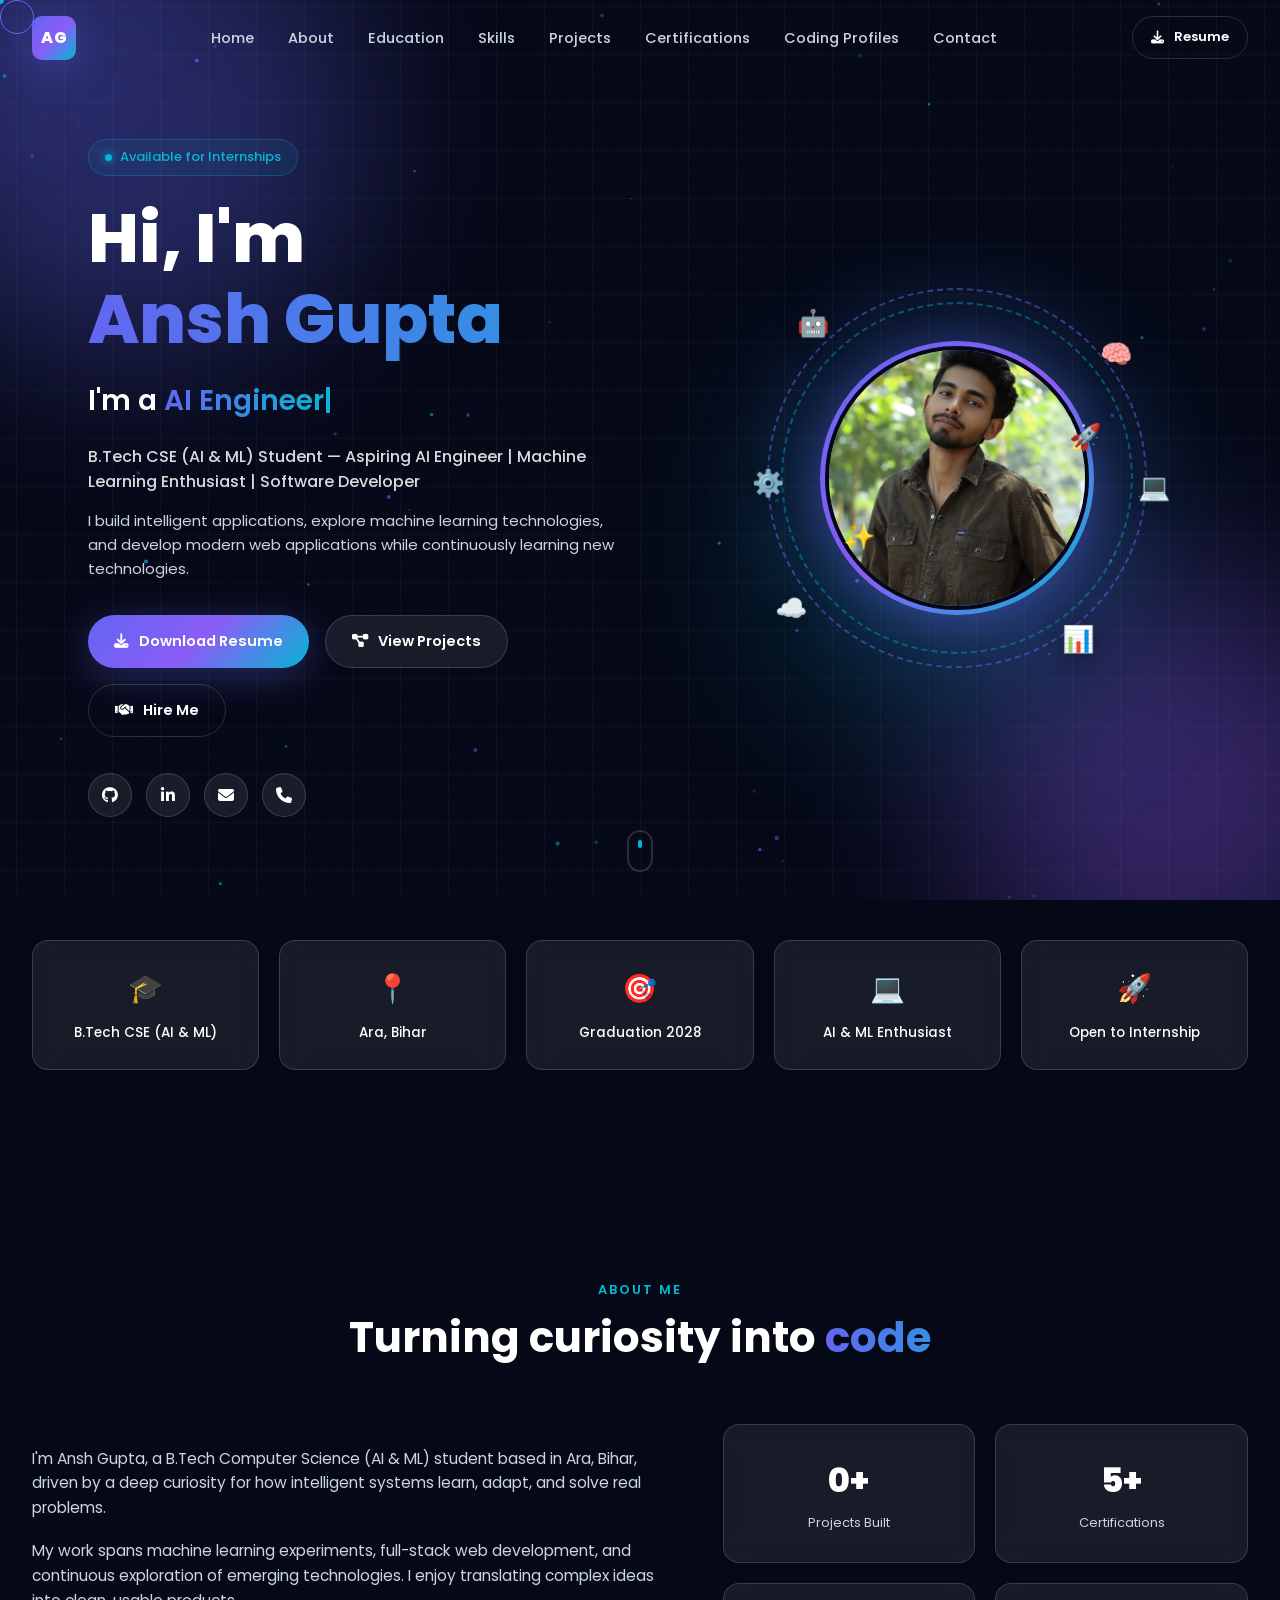
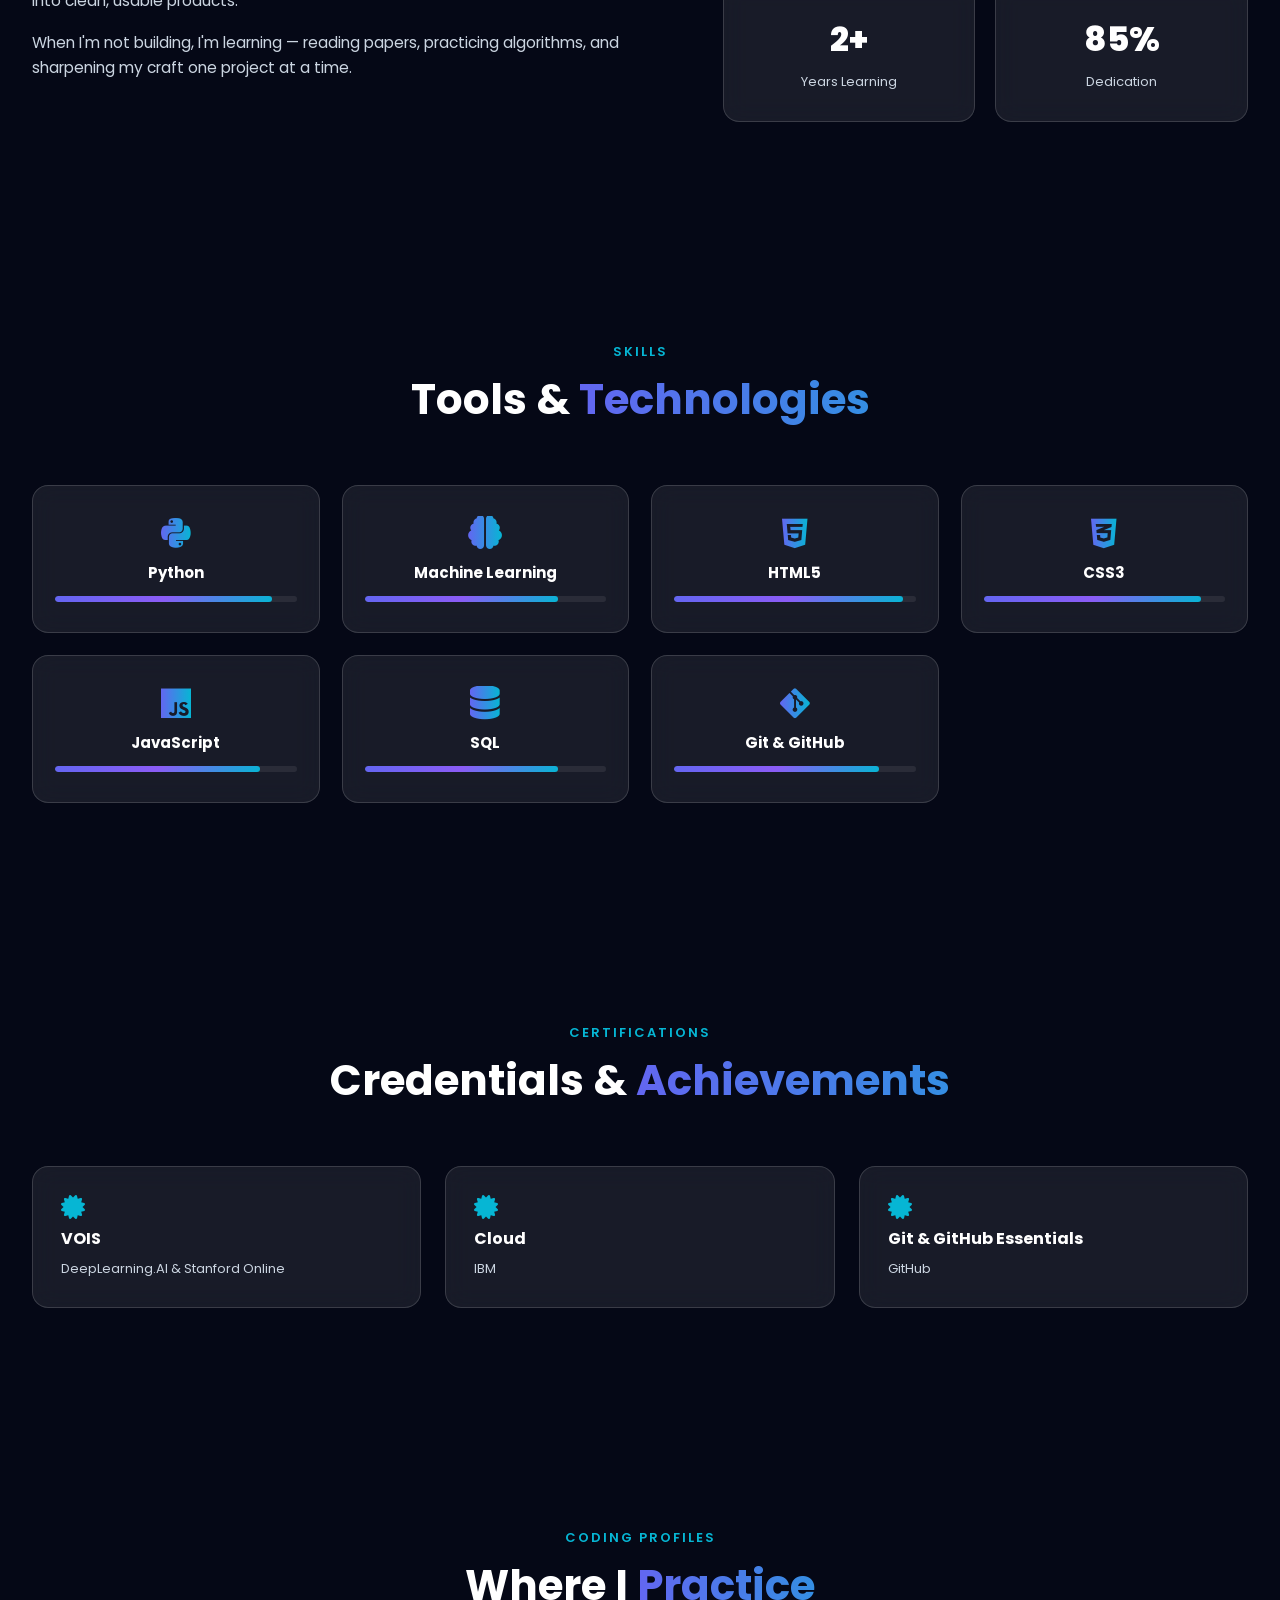
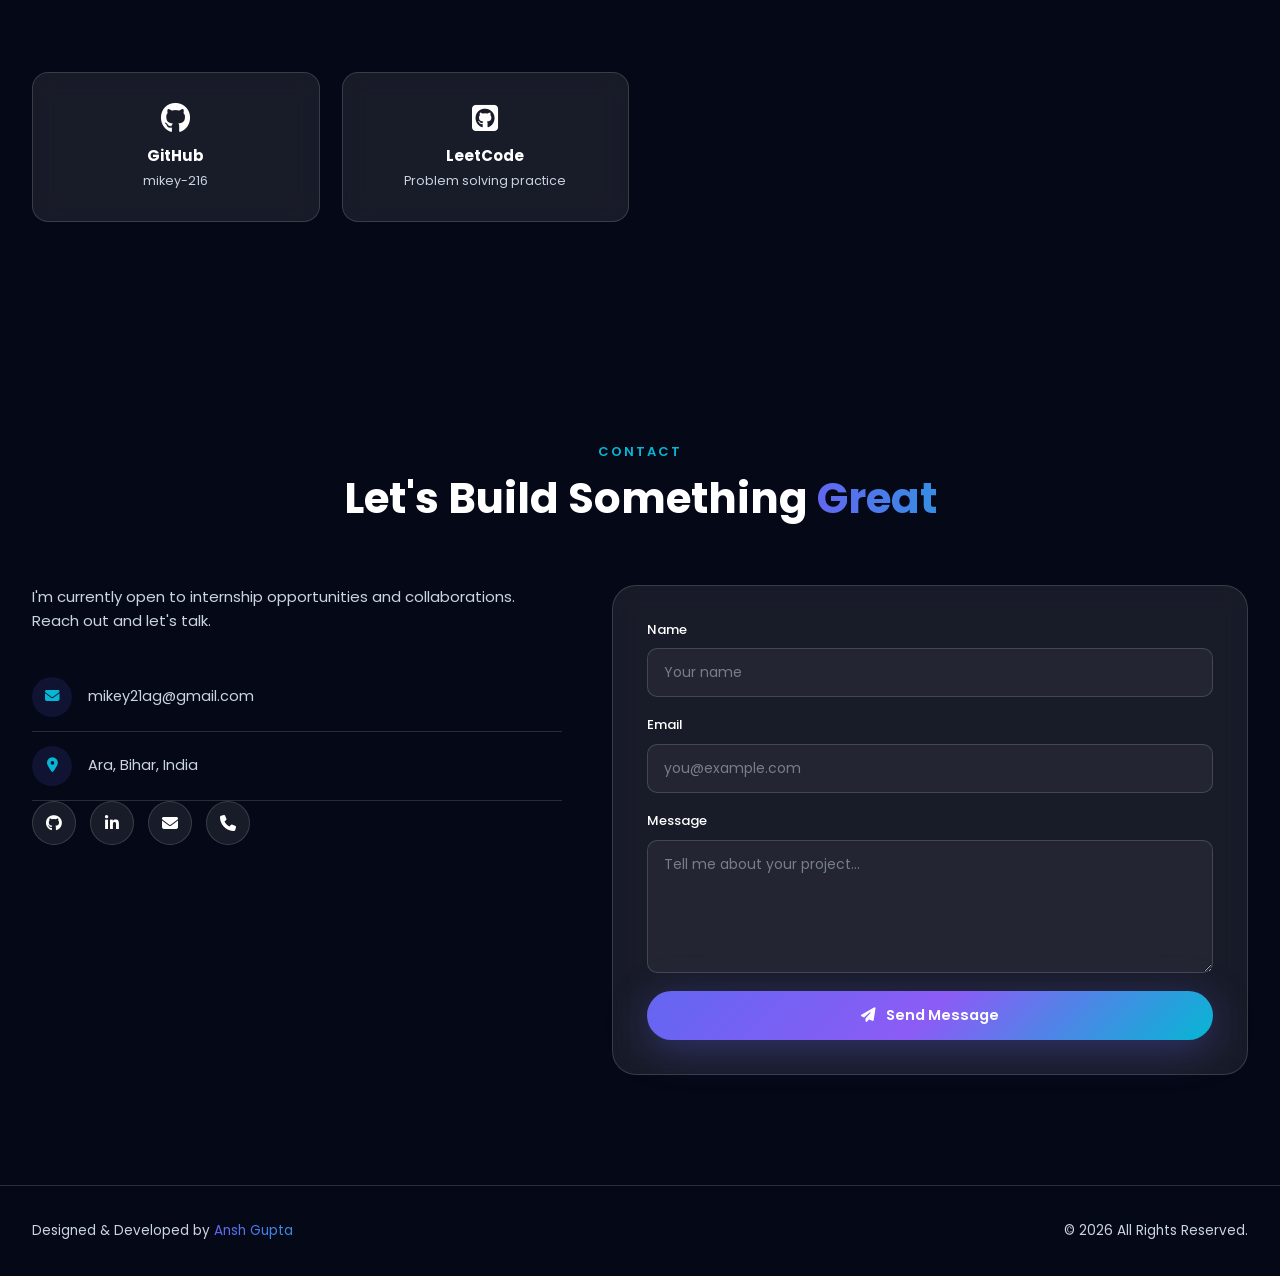
<file: index.html>
<!DOCTYPE html>
<html lang="en">
<head>
  <meta charset="UTF-8" />
  <meta name="viewport" content="width=device-width, initial-scale=1.0" />
  <title>Ansh Gupta | AI Engineer & Software Developer</title>
  <meta name="description" content="Ansh Gupta — B.Tech CSE (AI & ML) student, aspiring AI Engineer, Machine Learning enthusiast and Software Developer. Explore projects, skills, and certifications." />
  <meta name="keywords" content="Ansh Gupta, AI Engineer, Machine Learning, Software Developer, Portfolio, B.Tech CSE AI ML" />
  <meta name="author" content="Ansh Gupta" />

  <!-- Open Graph -->
  <meta property="og:title" content="Ansh Gupta | AI Engineer & Software Developer" />
  <meta property="og:description" content="I build intelligent applications, explore machine learning technologies, and develop modern web applications." />
  <meta property="og:type" content="website" />
  <meta property="og:image" content="https://via.placeholder.com/1200x630/050816/6366F1?text=Ansh+Gupta" />

  <!-- Favicon -->
  <link rel="icon" href="data:image/svg+xml,<svg xmlns=%22http://www.w3.org/2000/svg%22 viewBox=%220 0 100 100%22><text y=%22.9em%22 font-size=%2290%22 fill=%22%236366F1%22>A</text></svg>" />

  <!-- Google Fonts -->
  <link rel="preconnect" href="https://fonts.googleapis.com" />
  <link rel="preconnect" href="https://fonts.gstatic.com" crossorigin />
  <link href="https://fonts.googleapis.com/css2?family=Poppins:wght@300;400;500;600;700;800&display=swap" rel="stylesheet" />

  <!-- Font Awesome -->
  <link rel="stylesheet" href="https://cdnjs.cloudflare.com/ajax/libs/font-awesome/6.5.1/css/all.min.css" />

  <!-- Stylesheet -->
  <link rel="stylesheet" href="style.css" />
</head>
<body>

  <!-- ===================== LOADING SCREEN ===================== -->
  <div class="loader" id="loader" aria-hidden="true">
    <div class="loader__ring"></div>
    <div class="loader__text">AG</div>
  </div>

  <!-- ===================== CUSTOM CURSOR ===================== -->
  <div class="cursor" id="cursor" aria-hidden="true"></div>
  <div class="cursor-follower" id="cursorFollower" aria-hidden="true"></div>

  <!-- ===================== SCROLL PROGRESS BAR ===================== -->
  <div class="scroll-progress" id="scrollProgress" aria-hidden="true"></div>

  <!-- ===================== BACKGROUND LAYERS ===================== -->
  <div class="bg-layer" aria-hidden="true">
    <div class="bg-grid"></div>
    <div class="bg-noise"></div>
    <div class="blob blob--1"></div>
    <div class="blob blob--2"></div>
    <div class="blob blob--3"></div>
    <canvas id="particles"></canvas>
    <div class="mouse-glow" id="mouseGlow"></div>
  </div>

  <!-- ===================== NAVBAR ===================== -->
  <header class="navbar" id="navbar">
    <nav class="navbar__inner" aria-label="Primary navigation">
      <a href="#home" class="navbar__logo" aria-label="Ansh Gupta home">
        <span class="logo-box">AG</span>
      </a>

      <ul class="navbar__menu" id="navbarMenu">
        <li><a href="index.html" class="nav-link active-link" data-nav>Home</a></li>
        <li><a href="about.html" class="nav-link" data-nav>About</a></li>
        <li><a href="education.html" class="nav-link" data-nav>Education</a></li>
        <li><a href="skill.html" class="nav-link" data-nav>Skills</a></li>
        <li><a href="#" class="nav-link" data-nav>Projects</a></li>
        <li><a href="certifications.html" class="nav-link" data-nav>Certifications</a></li>
        <li><a href="#" class="nav-link" data-nav>Coding Profiles</a></li>
        <li><a href="contact.html" class="nav-link" data-nav>Contact</a></li>
      </ul>

      <div class="navbar__actions">
        <a href="Resume/Ansh_Gupta_Resume.pdf" class="btn btn--sm btn--outline" download>
          <i class="fa-solid fa-download"></i> Resume
        </a>
        <button class="hamburger" id="hamburger" aria-label="Toggle menu" aria-expanded="false" aria-controls="mobileSidebar">
          <span></span><span></span><span></span>
        </button>
      </div>
    </nav>
  </header>

  <!-- ===================== MOBILE SIDEBAR ===================== -->
  <aside class="mobile-sidebar" id="mobileSidebar" aria-hidden="true">
    <ul class="mobile-sidebar__menu">
      <li><a href="index.html" data-nav-mobile>Home</a></li>
      <li><a href="about.html" data-nav-mobile>About</a></li>
      <li><a href="education.html" data-nav-mobile>Education</a></li>
      <li><a href="skills.html" data-nav-mobile>Skills</a></li>
      <li><a href="#" data-nav-mobile>Projects</a></li>
      <li><a href="certifications.html" data-nav-mobile>Certifications</a></li>
      <li><a href="#" data-nav-mobile>Coding Profiles</a></li>
      <li><a href="contact.html" data-nav-mobile>Contact</a></li>
    </ul>
  </aside>
  <div class="sidebar-overlay" id="sidebarOverlay"></div>

  <main id="main-content">

    <!-- ===================== HERO ===================== -->
    <section class="hero" id="home">
      <div class="hero__inner">

        <div class="hero__left reveal" data-reveal>
          <p class="hero__eyebrow"><span class="dot"></span> Available for Internships</p>

          <h1 class="hero__title">
            Hi, I'm <br />
            <span class="gradient-text" id="heroName">Ansh Gupta</span>
          </h1>

          <div class="hero__typing">
            <span>I'm a </span><span class="typing-text" id="typingText"></span><span class="typing-cursor">|</span>
          </div>

          <p class="hero__subtitle">
            B.Tech CSE (AI &amp; ML) Student — Aspiring AI Engineer | Machine Learning Enthusiast | Software Developer
          </p>

          <p class="hero__desc">
            I build intelligent applications, explore machine learning technologies, and develop modern web
            applications while continuously learning new technologies.
          </p>

          <div class="hero__buttons">
            <a href="Resume/Ansh_Gupta_Resume.pdf" class="btn btn--primary magnetic" data-ripple download>
              <i class="fa-solid fa-download"></i> Download Resume
            </a>
            <a href="#projects" class="btn btn--glass magnetic" data-ripple>
              <i class="fa-solid fa-diagram-project"></i> View Projects
            </a>
            <a href="contact.html" class="btn btn--outline magnetic" data-ripple>
              <i class="fa-solid fa-handshake"></i> Hire Me
            </a>
          </div>

          <div class="hero__social">
            <a href="https://github.com/mikey-216" target="_blank" rel="noopener" class="social-icon" data-tooltip="GitHub" aria-label="GitHub">
              <i class="fa-brands fa-github"></i>
            </a>
            <a href="https://www.linkedin.com/in/anshgupta21" target="_blank" rel="noopener" class="social-icon" data-tooltip="LinkedIn" aria-label="LinkedIn">
              <i class="fa-brands fa-linkedin-in"></i>
            </a>
            <a href="mailto:mikey21ag@gmail.com" class="social-icon" data-tooltip="Email" aria-label="Email">
              <i class="fa-solid fa-envelope"></i>
            </a>
            <a href="tel:9234863620" class="social-icon" data-tooltip="Phone" aria-label="Phone">
              <i class="fa-solid fa-phone"></i>
            </a>
          </div>
        </div>

        <div class="hero__right reveal" data-reveal>
          <div class="profile-wrap">
            <div class="profile-glow"></div>
            <div class="profile-ring"></div>
            <div class="profile-ring profile-ring--reverse"></div>

            <div class="floating-icon icon-1">🤖</div>
            <div class="floating-icon icon-2">🧠</div>
            <div class="floating-icon icon-3">⚙️</div>
            <div class="floating-icon icon-4">💻</div>
            <div class="floating-icon icon-5">☁️</div>
            <div class="floating-icon icon-6">📊</div>
            <div class="floating-icon icon-7">🚀</div>
            <div class="floating-icon icon-8">✨</div>

            <div class="profile-photo">
              <img
    
                src="Image/ME.jpeg"
                alt="Portrait of Ansh Gupta"
                loading="lazy"
                width="360"
                height="360"
              />
            </div>
          </div>
        </div>
      </div>

      <a href="about.html" class="scroll-indicator" aria-label="Scroll to About section">
        <span></span>
      </a>
    </section>

    <!-- ===================== QUICK STATS ===================== -->
    <section class="stats" aria-label="Quick stats">
      <div class="container">
        <div class="stats__grid">
          <div class="stat-card reveal" data-reveal>
            <span class="stat-card__icon">🎓</span>
            <p class="stat-card__text">B.Tech CSE (AI &amp; ML)</p>
          </div>
          <div class="stat-card reveal" data-reveal>
            <span class="stat-card__icon">📍</span>
            <p class="stat-card__text">Ara, Bihar</p>
          </div>
          <div class="stat-card reveal" data-reveal>
            <span class="stat-card__icon">🎯</span>
            <p class="stat-card__text">Graduation 2028</p>
          </div>
          <div class="stat-card reveal" data-reveal>
            <span class="stat-card__icon">💻</span>
            <p class="stat-card__text">AI &amp; ML Enthusiast</p>
          </div>
          <div class="stat-card reveal" data-reveal>
            <span class="stat-card__icon">🚀</span>
            <p class="stat-card__text">Open to Internship</p>
          </div>
        </div>
      </div>
    </section>

    <!-- ===================== ABOUT ===================== -->
    <section class="section" id="about">
      <div class="container">
        <div class="section__head reveal" data-reveal>
          <p class="section__eyebrow">About Me</p>
          <h2 class="section__title">Turning curiosity into <span class="gradient-text">code</span></h2>
        </div>

        <div class="about__grid">
          <div class="about__text reveal" data-reveal>
            <p>
              I'm Ansh Gupta, a B.Tech Computer Science (AI &amp; ML) student based in Ara, Bihar, driven by a deep
              curiosity for how intelligent systems learn, adapt, and solve real problems.
            </p>
            <p>
              My work spans machine learning experiments, full-stack web development, and continuous exploration of
              emerging technologies. I enjoy translating complex ideas into clean, usable products.
            </p>
            <p>
              When I'm not building, I'm learning — reading papers, practicing algorithms, and sharpening my craft
              one project at a time.
            </p>
          </div>

          <div class="about__counters reveal" data-reveal>
            <div class="counter-card">
              <span class="counter" data-target="1">0</span><span class="counter-plus">+</span>
              <p>Projects Built</p>
            </div>
            <div class="counter-card">
              <span class="counter" data-target="6">0</span><span class="counter-plus">+</span>
              <p>Certifications</p>
            </div>
            <div class="counter-card">
              <span class="counter" data-target="3">0</span><span class="counter-plus">+</span>
              <p>Years Learning</p>
            </div>
            <div class="counter-card">
              <span class="counter" data-target="100">0</span><span class="counter-plus">%</span>
              <p>Dedication</p>
            </div>
          </div>
        </div>
      </div>
    </section>
    <!-- ===================== SKILLS ===================== -->
    <section class="section" id="skills">
      <div class="container">
        <div class="section__head reveal" data-reveal>
          <p class="section__eyebrow">Skills</p>
          <h2 class="section__title">Tools &amp; <span class="gradient-text">Technologies</span></h2>
        </div>

        <div class="skills__grid">
          <div class="skill-card reveal" data-reveal>
            <i class="fa-brands fa-python"></i>
            <h3>Python</h3>
            <div class="skill-bar"><span style="--level:90%"></span></div>
          </div>
          <div class="skill-card reveal" data-reveal>
            <i class="fa-solid fa-brain"></i>
            <h3>Machine Learning</h3>
            <div class="skill-bar"><span style="--level:80%"></span></div>
          </div>
          <div class="skill-card reveal" data-reveal>
            <i class="fa-brands fa-html5"></i>
            <h3>HTML5</h3>
            <div class="skill-bar"><span style="--level:95%"></span></div>
          </div>
          <div class="skill-card reveal" data-reveal>
            <i class="fa-brands fa-css3-alt"></i>
            <h3>CSS3</h3>
            <div class="skill-bar"><span style="--level:90%"></span></div>
          </div>
          <div class="skill-card reveal" data-reveal>
            <i class="fa-brands fa-js"></i>
            <h3>JavaScript</h3>
            <div class="skill-bar"><span style="--level:85%"></span></div>
          </div>
          <div class="skill-card reveal" data-reveal>
            <i class="fa-solid fa-database"></i>
            <h3>SQL</h3>
            <div class="skill-bar"><span style="--level:80%"></span></div>
          </div>
          <div class="skill-card reveal" data-reveal>
            <i class="fa-brands fa-git-alt"></i>
            <h3>Git &amp; GitHub</h3>
            <div class="skill-bar"><span style="--level:85%"></span></div>
          </div>
        </div>
      </div>
    </section>

    

    <!-- ===================== CERTIFICATIONS ===================== -->
    <section class="section" id="certifications">
      <div class="container">
        <div class="section__head reveal" data-reveal>
          <p class="section__eyebrow">Certifications</p>
          <h2 class="section__title">Credentials &amp; <span class="gradient-text">Achievements</span></h2>
        </div>

        <div class="certs__grid">
          <div class="cert-card reveal" data-reveal>
            <i class="fa-solid fa-certificate"></i>
            <h3>VOIS</h3>
            <p>DeepLearning.AI &amp; Stanford Online</p>
          </div>
          <div class="cert-card reveal" data-reveal>
            <i class="fa-solid fa-certificate"></i>
            <h3>Cloud </h3>
            <p>IBM</p>
          </div>
          <div class="cert-card reveal" data-reveal>
            <i class="fa-solid fa-certificate"></i>
            <h3>Git &amp; GitHub Essentials</h3>
            <p>GitHub</p>
          </div>
        </div>
      </div>
    </section>

    <!-- ===================== CODING PROFILES ===================== -->
    <section class="section" id="coding-profiles">
      <div class="container">
        <div class="section__head reveal" data-reveal>
          <p class="section__eyebrow">Coding Profiles</p>
          <h2 class="section__title">Where I <span class="gradient-text">Practice</span></h2>
        </div>

        <div class="profiles__grid">
          <a href="https://github.com/mikey-216" target="_blank" rel="noopener" class="profile-card reveal" data-reveal>
            <i class="fa-brands fa-github"></i>
            <h3>GitHub</h3>
            <p>mikey-216</p>
          </a>
          <a href="#" target="_blank" rel="noopener" class="profile-card reveal" data-reveal>
            <i class="fa-brands fa-square-github"></i>
            <h3>LeetCode</h3>
            <p>Problem solving practice</p>
          </a>
           
        </div>
      </div>
    </section>

    <!-- ===================== CONTACT ===================== -->
    <section class="section" id="contact">
      <div class="container">
        <div class="section__head reveal" data-reveal>
          <p class="section__eyebrow">Contact</p>
          <h2 class="section__title">Let's Build Something <span class="gradient-text">Great</span></h2>
        </div>

        <div class="contact__grid">
          <div class="contact__info reveal" data-reveal>
            <p class="contact__desc">
              I'm currently open to internship opportunities and collaborations. Reach out and let's talk.
            </p>

            <a href="mailto:mikey21ag@gmail.com" class="contact__row">
              <span class="contact__icon"><i class="fa-solid fa-envelope"></i></span>
              <span>mikey21ag@gmail.com</span>
            </a>
            <!-- <a href="tel:9234863620" class="contact__row">
              <span class="contact__icon"><i class="fa-solid fa-phone"></i></span>
              <span>+91 92348 63620</span>
            </a> -->
            <div class="contact__row">
              <span class="contact__icon"><i class="fa-solid fa-location-dot"></i></span>
              <span>Ara, Bihar, India</span>
            </div>

            <div class="hero__social">
              <a href="https://github.com/mikey-216" target="_blank" rel="noopener" class="social-icon" data-tooltip="GitHub" aria-label="GitHub"><i class="fa-brands fa-github"></i></a>
              <a href="https://www.linkedin.com/in/anshgupta21" target="_blank" rel="noopener" class="social-icon" data-tooltip="LinkedIn" aria-label="LinkedIn"><i class="fa-brands fa-linkedin-in"></i></a>
              <a href="mailto:mikey21ag@gmail.com" class="social-icon" data-tooltip="Email" aria-label="Email"><i class="fa-solid fa-envelope"></i></a>
              <a href="tel:9234863620" class="social-icon" data-tooltip="Phone" aria-label="Phone"><i class="fa-solid fa-phone"></i></a>
            </div>
          </div>

          <form class="contact__form reveal" data-reveal onsubmit="return false;">
            <div class="form-group">
              <label for="name">Name</label>
              <input type="text" id="name" name="name" placeholder="Your name" required />
            </div>
            <div class="form-group">
              <label for="email">Email</label>
              <input type="email" id="email" name="email" placeholder="you@example.com" required />
            </div>
            <div class="form-group">
              <label for="message">Message</label>
              <textarea id="message" name="message" rows="5" placeholder="Tell me about your project..." required></textarea>
            </div>
            <button type="submit" class="btn btn--primary magnetic" data-ripple style="width:100%;">
              <i class="fa-solid fa-paper-plane"></i> Send Message
            </button>
          </form>
        </div>
      </div>
    </section>

  </main>

  <!-- ===================== FOOTER ===================== -->
  <footer class="footer">
    <div class="container footer__inner">
      <p>Designed &amp; Developed by <span class="gradient-text">Ansh Gupta</span></p>
      <p>&copy; 2026 All Rights Reserved.</p>
    </div>
  </footer>

  <!-- ===================== BACK TO TOP ===================== -->
  <button class="back-to-top" id="backToTop" aria-label="Back to top">
    <i class="fa-solid fa-arrow-up"></i>
  </button>

  <script src="script.js"></script>
</body>
</html>
</file>
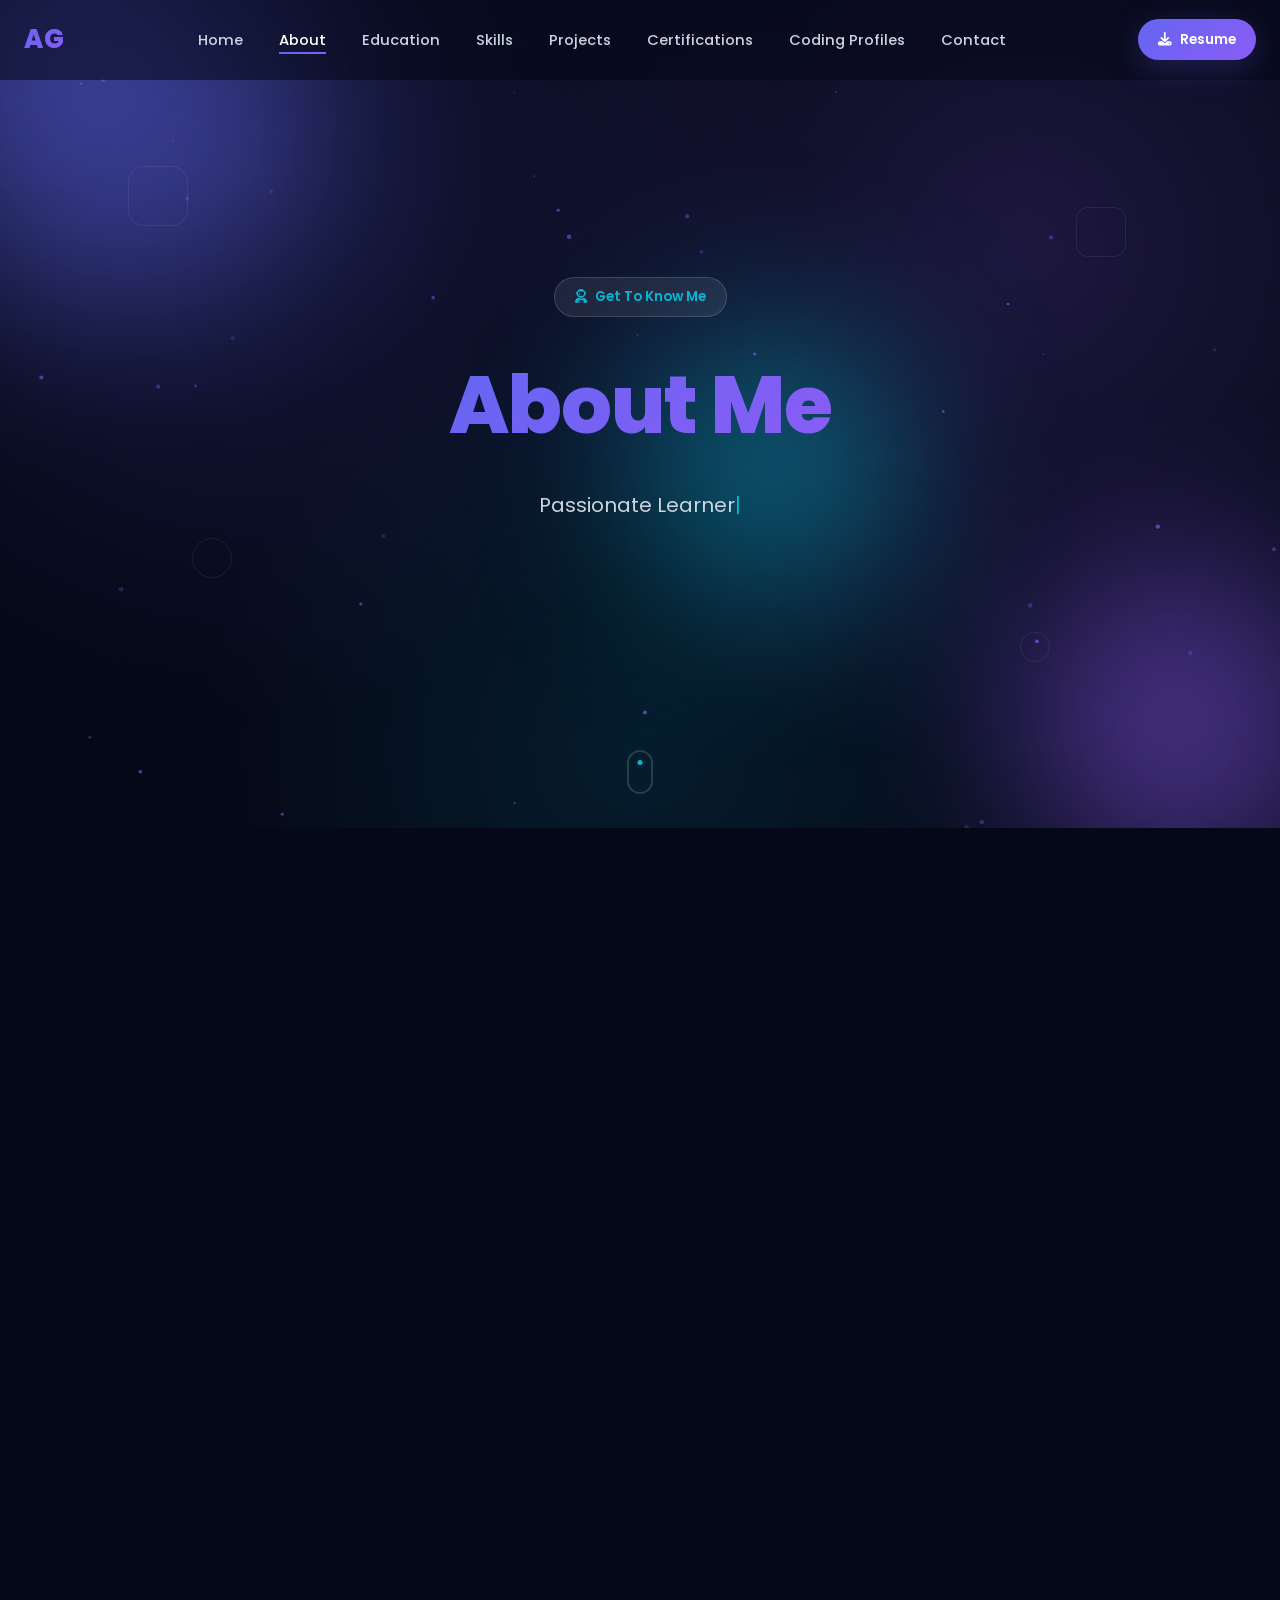
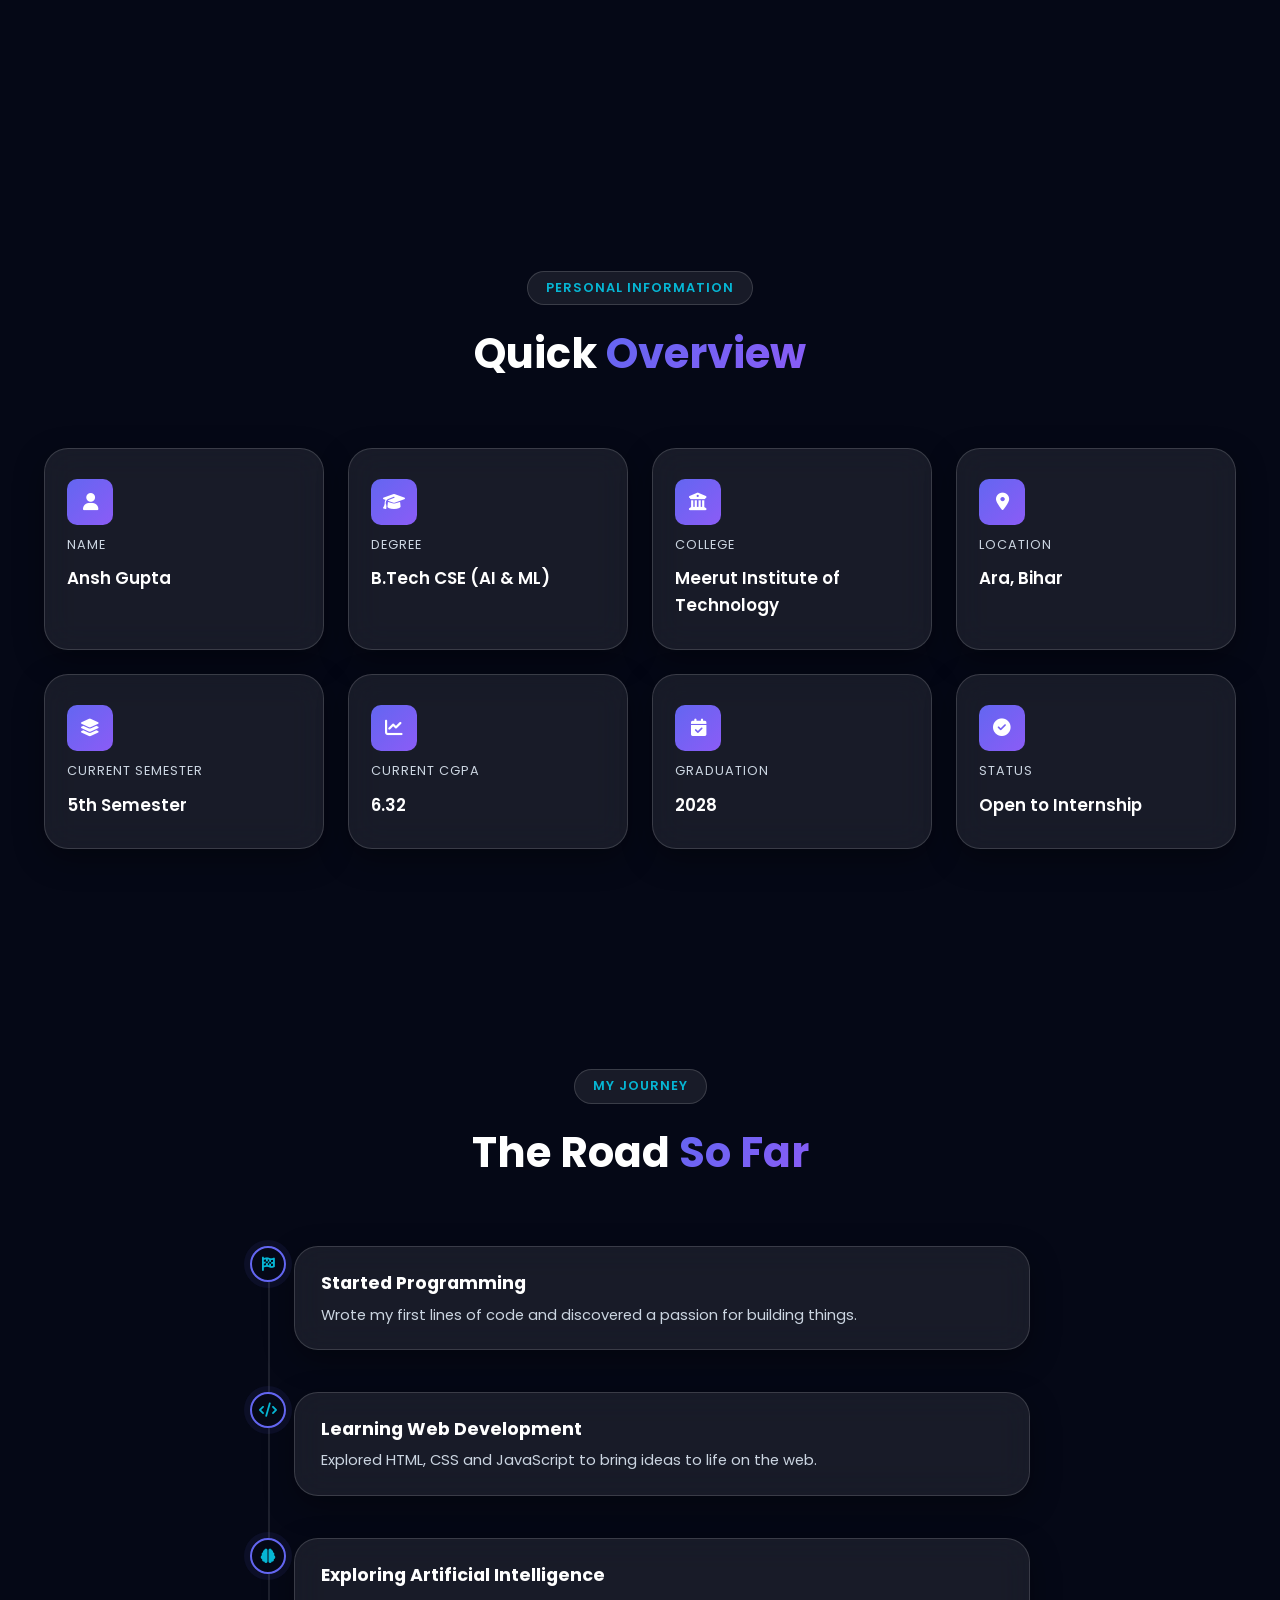
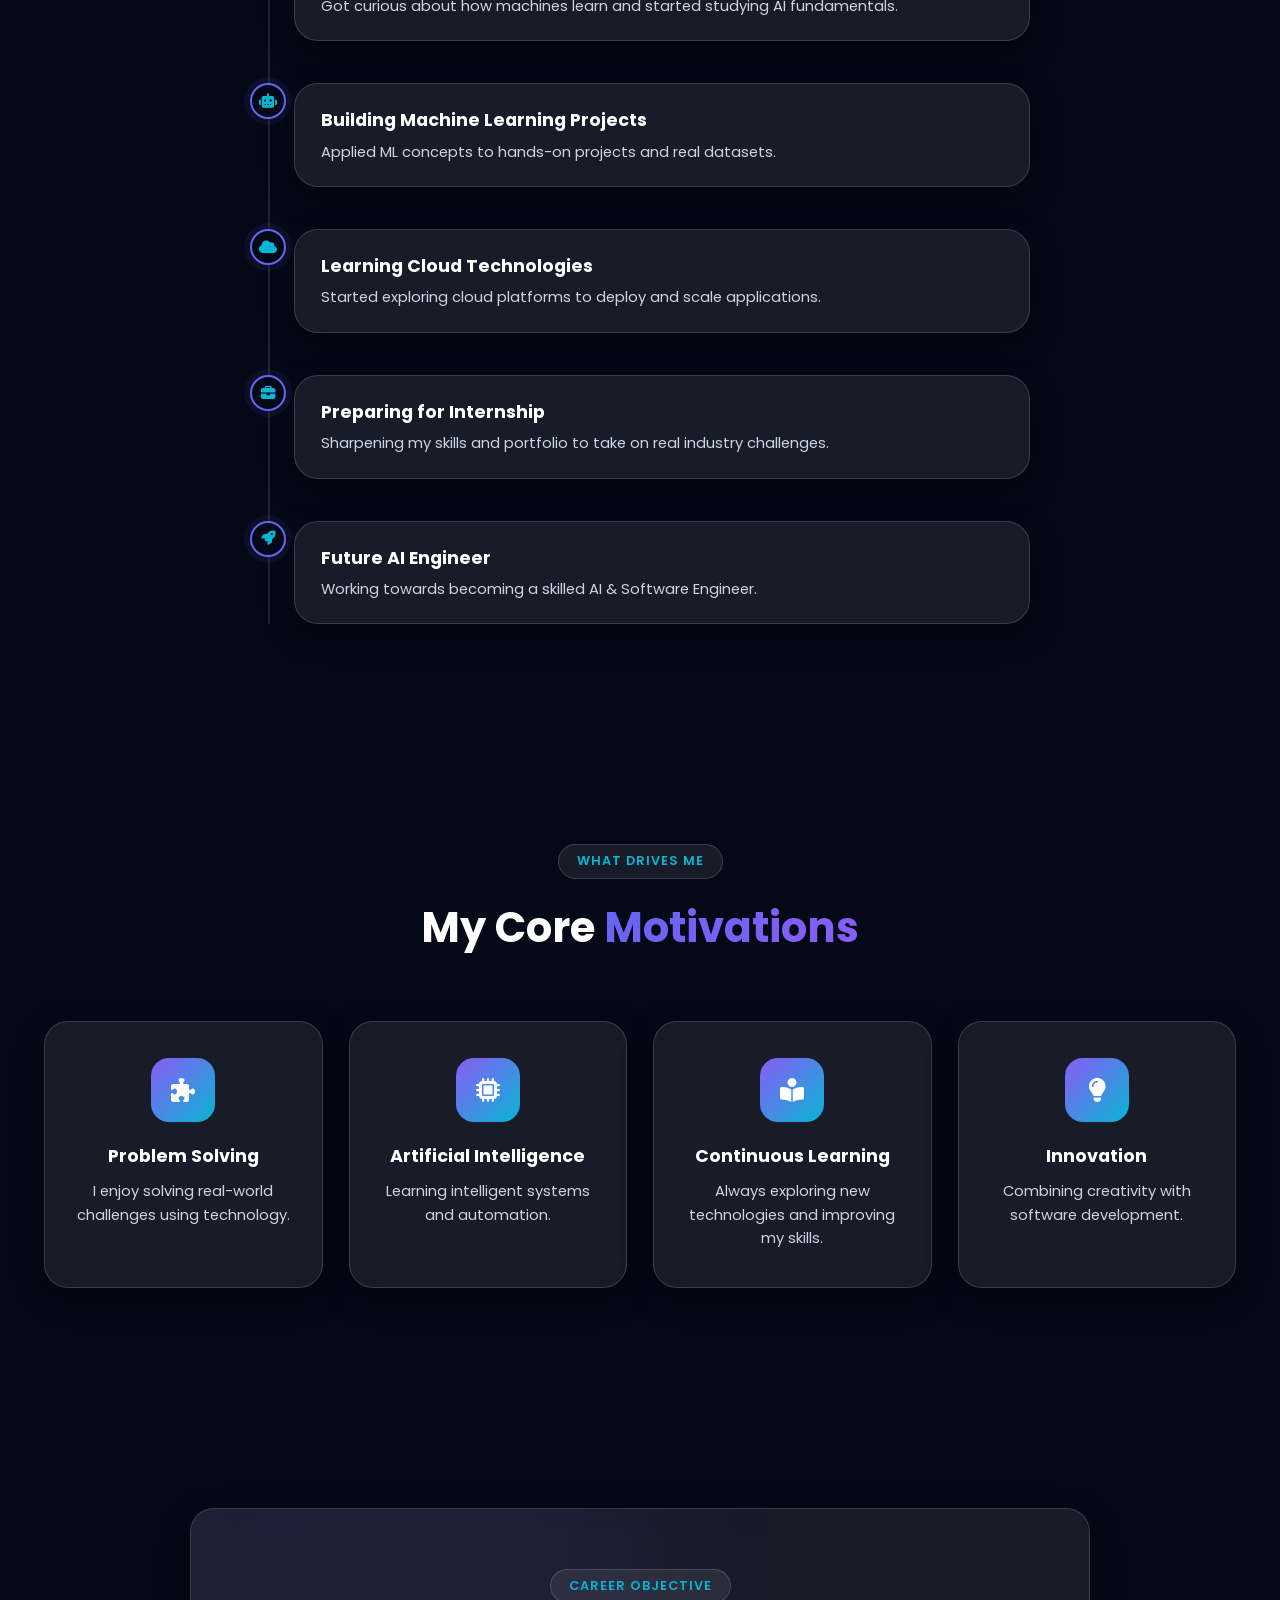
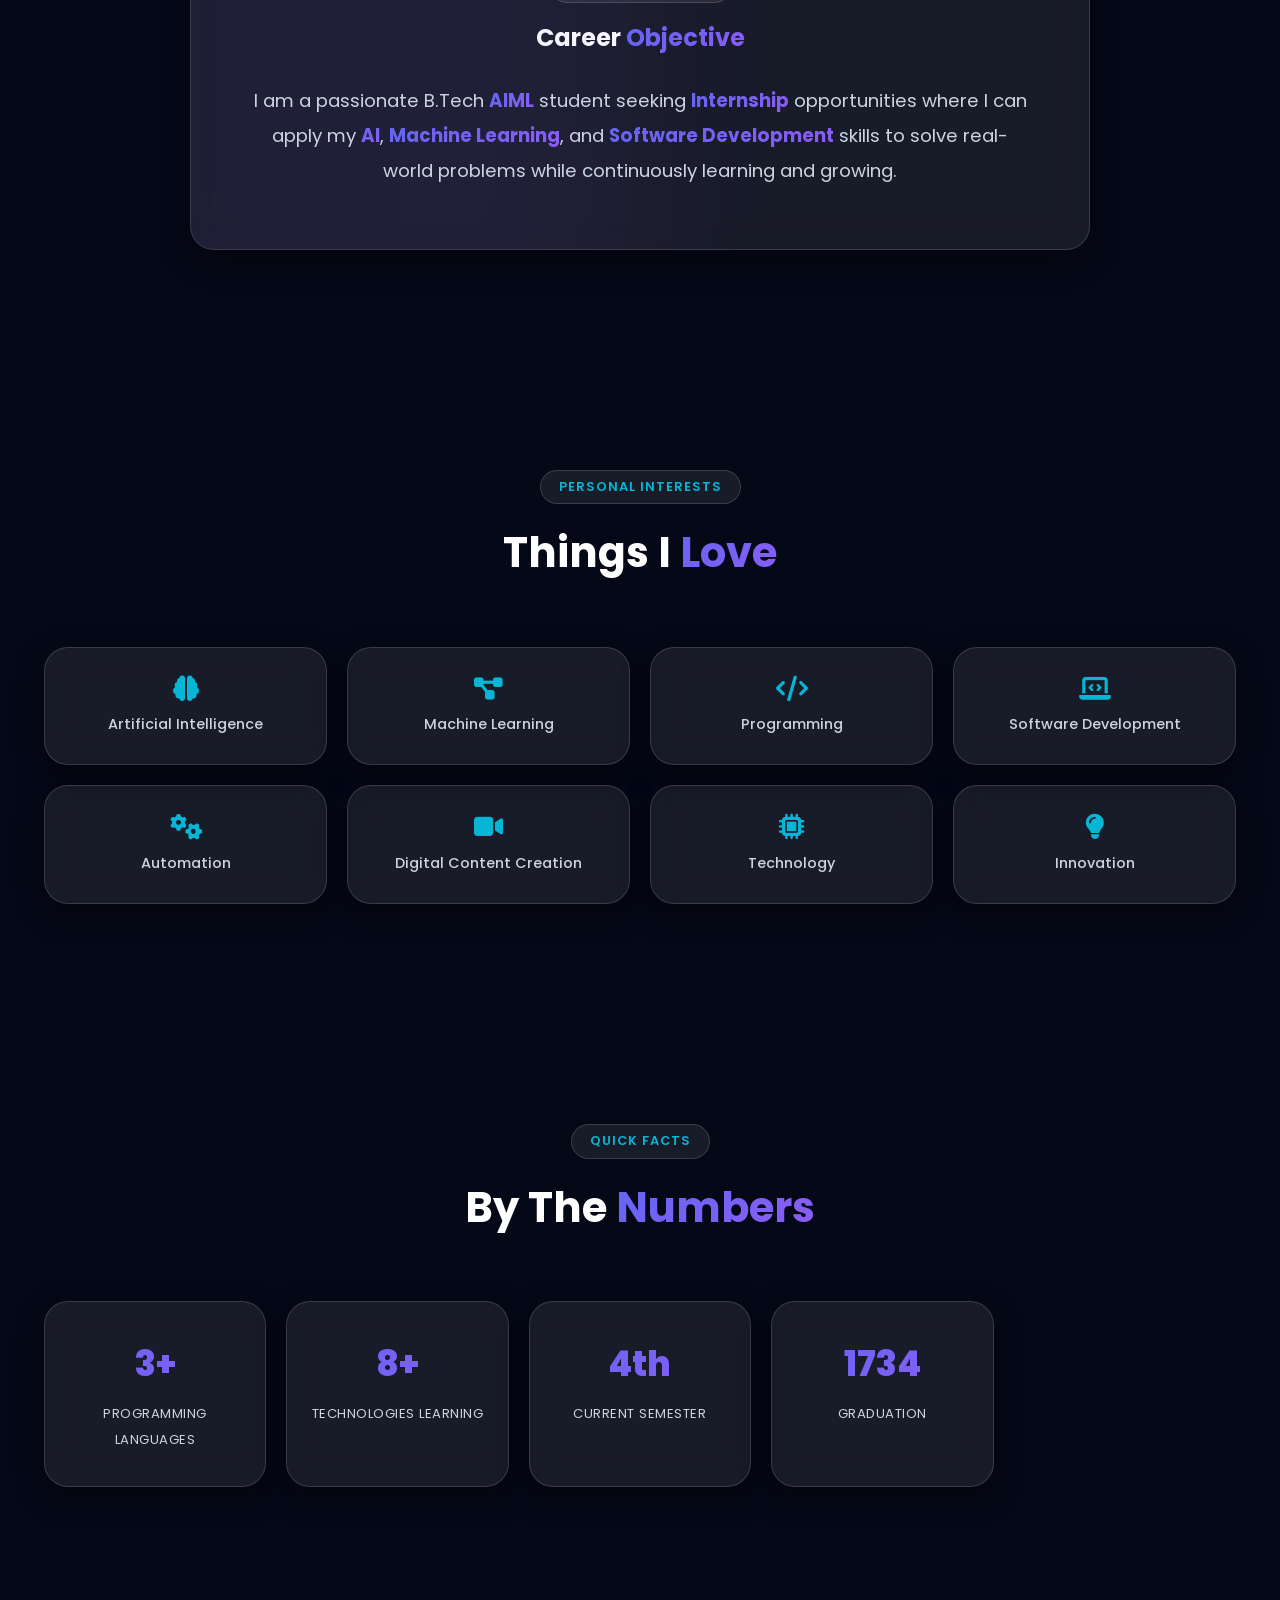
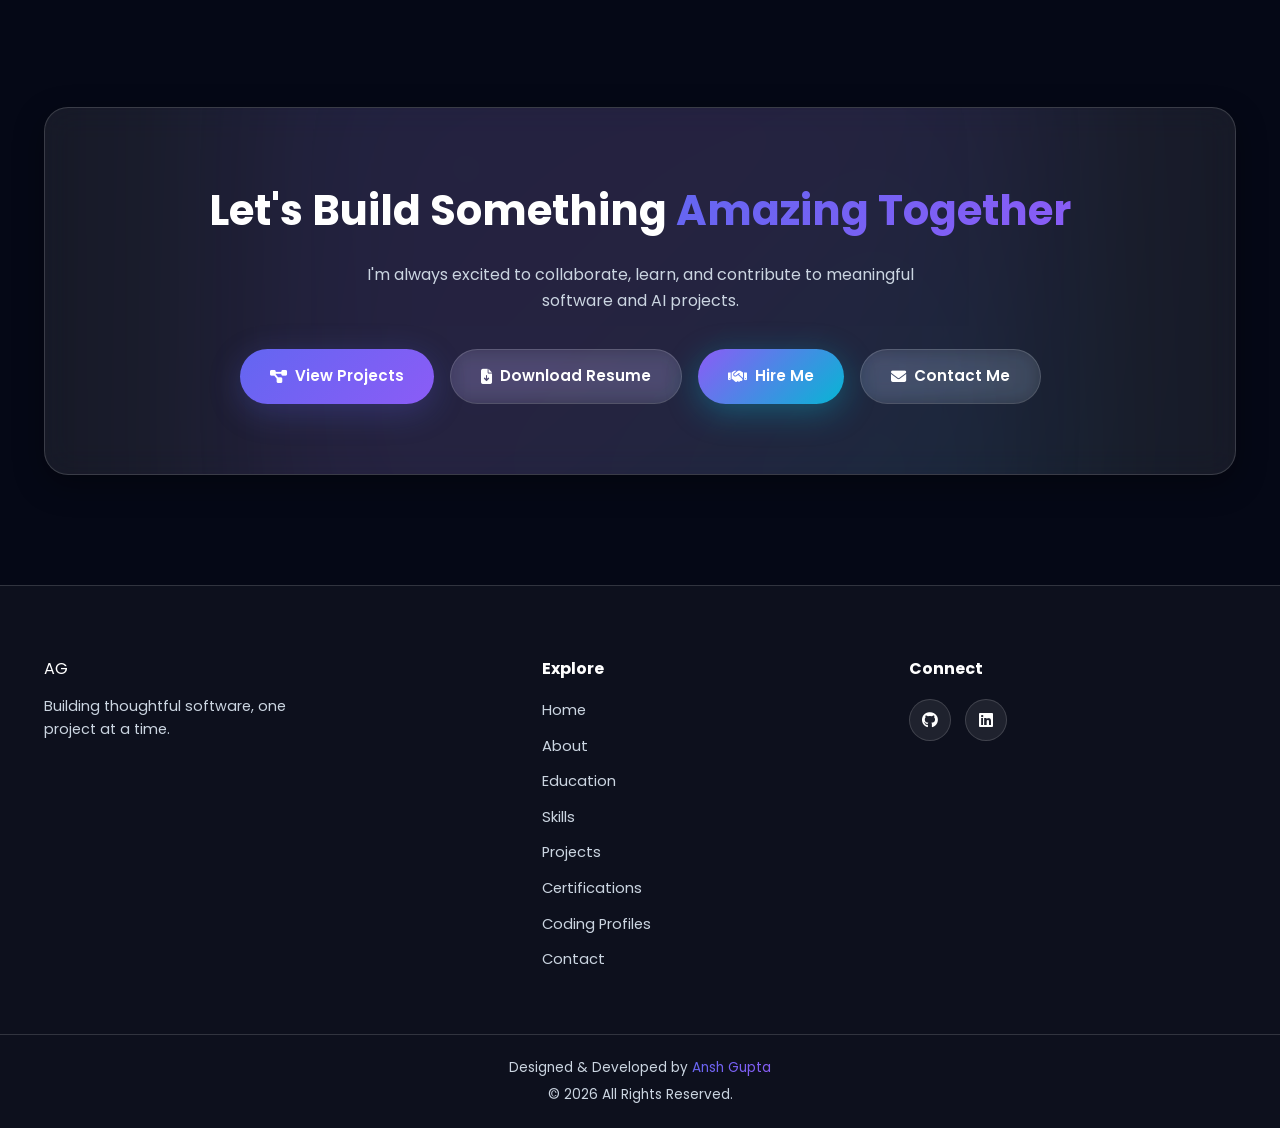
<file: about.html>
<!DOCTYPE html>
<html lang="en">
<head>
  <meta charset="UTF-8">
  <meta name="viewport" content="width=device-width, initial-scale=1.0">
  <title>About Me | Ansh Gupta — B.Tech CSE (AI & ML)</title>
  <meta name="description" content="Learn more about Ansh Gupta — B.Tech CSE (AI & ML) student at Meerut Institute of Technology, passionate about Artificial Intelligence, Machine Learning and Software Development.">
  <meta name="keywords" content="Ansh Gupta, About Me, AI ML Student, Software Engineer, Portfolio">
  <meta name="author" content="Ansh Gupta">

  <!-- Open Graph -->
  <meta property="og:title" content="About Me | Ansh Gupta">
  <meta property="og:description" content="Passionate Learner • AI Enthusiast • Future Software Engineer">
  <meta property="og:type" content="website">

  <!-- Favicon -->
  <link rel="icon" type="image/png" href="favicon.png">

  <!-- Google Fonts -->
  <link rel="preconnect" href="https://fonts.googleapis.com">
  <link rel="preconnect" href="https://fonts.gstatic.com" crossorigin>
  <link href="https://fonts.googleapis.com/css2?family=Poppins:wght@300;400;500;600;700;800&display=swap" rel="stylesheet">

  <!-- Font Awesome -->
  <link rel="stylesheet" href="https://cdnjs.cloudflare.com/ajax/libs/font-awesome/6.5.1/css/all.min.css" integrity="sha512-DTOQO9RWCH3ppGqcWaEA1BIZOC6xxalwEsw9c2QQeAIftl+Vegovlnee1c9QX4TctnWMn13TZye+giMm8e2LwA==" crossorigin="anonymous" referrerpolicy="no-referrer">

  <!-- Stylesheet -->
  <link rel="stylesheet" href="about.css">
</head>
<body>

  <!-- ================= SCROLL PROGRESS BAR ================= -->
  <div class="scroll-progress" id="scrollProgress" aria-hidden="true"></div>

  <!-- ================= MOUSE GLOW ================= -->
  <div class="mouse-glow" id="mouseGlow" aria-hidden="true"></div>

  <!-- ================= NAVBAR ================= -->
  <header>
    <nav class="navbar" id="navbar">
      <div class="nav-container">
        <a href="index.html" class="nav-logo" aria-label="Ansh Gupta Home">
          <span class="logo-text">AG</span>
        </a>

        <ul class="nav-menu" id="navMenu">
          <li class="nav-item"><a href="index.html" class="nav-link">Home</a></li>
          <li class="nav-item"><a href="about.html" class="nav-link active">About</a></li>
          <li class="nav-item"><a href="education.html" class="nav-link">Education</a></li>
          <li class="nav-item"><a href="skill.html" class="nav-link">Skills</a></li>
          <li class="nav-item"><a href="#" class="nav-link">Projects</a></li>
          <li class="nav-item"><a href="certifications.html" class="nav-link">Certifications</a></li>
          <li class="nav-item"><a href="#" class="nav-link">Coding Profiles</a></li>
          <li class="nav-item"><a href="contact.html" class="nav-link">Contact</a></li>
        </ul>

        <div class="nav-actions">
          <a href="Resume/Ansh_Gupta_Resume.pdf" class="btn btn-primary btn-sm" target="_blank" rel="noopener">
            <i class="fa-solid fa-download"></i> Resume
          </a>
        </div>

        <button class="hamburger" id="hamburger" aria-label="Toggle navigation menu" aria-expanded="false">
          <span class="bar"></span>
          <span class="bar"></span>
          <span class="bar"></span>
        </button>
      </div>
    </nav>
  </header>

  <main id="main-content">

    <!-- ================= HERO HEADER ================= -->
    <section class="hero-header" aria-label="About Me Introduction">
      <div class="hero-bg">
        <div class="blur-circle circle-1"></div>
        <div class="blur-circle circle-2"></div>
        <div class="blur-circle circle-3"></div>
        <div class="floating-shape shape-1"></div>
        <div class="floating-shape shape-2"></div>
        <div class="floating-shape shape-3"></div>
        <div class="floating-shape shape-4"></div>
        <canvas id="particles" aria-hidden="true"></canvas>
      </div>

      <div class="hero-content reveal">
        <span class="hero-eyebrow"><i class="fa-solid fa-user-astronaut"></i> Get To Know Me</span>
        <h1 class="hero-title gradient-text">About Me</h1>
        <p class="hero-subtitle" id="typingText"></p>
      </div>

      <div class="scroll-indicator" aria-hidden="true">
        <span></span>
      </div>
    </section>

    <!-- ================= PROFILE SECTION ================= -->
    <section class="profile-section">
      <div class="container profile-grid">

        <!-- Left: Photo -->
        <div class="profile-left reveal">
          <div class="photo-wrapper">
            <div class="rotating-ring"></div>
            <div class="glow-behind"></div>
            <div class="photo-frame">
              <img src="Image/ME.jpeg" alt="Portrait of Ansh Gupta" loading="lazy" class="profile-photo">
            </div>

            <div class="float-icon icon-1" aria-hidden="true">🤖</div>
            <div class="float-icon icon-2" aria-hidden="true">💻</div>
            <div class="float-icon icon-3" aria-hidden="true">🧠</div>
            <div class="float-icon icon-4" aria-hidden="true">⚙️</div>
            <div class="float-icon icon-5" aria-hidden="true">🚀</div>
            <div class="float-icon icon-6" aria-hidden="true">✨</div>
          </div>
        </div>

        <!-- Right: Intro -->
        <div class="profile-right">
          <p class="intro-eyebrow reveal">Hello! I'm</p>
          <h2 class="intro-name gradient-text reveal">Ansh Gupta</h2>
          <span class="intro-badge reveal"><i class="fa-solid fa-graduation-cap"></i> B.Tech CSE (AI &amp; ML) Student</span>

          <p class="intro-para reveal">
            Hello! I'm Ansh Gupta, a B.Tech Computer Science and Engineering (Artificial Intelligence &amp; Machine Learning) student at Meerut Institute of Technology.
          </p>
          <p class="intro-para reveal">
            I enjoy solving real-world problems through technology and have a growing interest in Artificial Intelligence, Machine Learning, software development, and automation.
          </p>
          <p class="intro-para reveal">
            I am continuously improving my programming skills while exploring new technologies and building practical projects.
          </p>
          <p class="intro-para reveal">
            Beyond academics, I enjoy learning new technologies, creating digital content, and exploring innovative ideas that combine creativity with AI.
          </p>
          <p class="intro-para reveal">
            I am currently looking for internship opportunities where I can apply my knowledge, gain industry experience, and continue growing as a software engineer.
          </p>

          <div class="intro-actions reveal">
            <a href="contact.html" class="btn btn-primary magnetic-btn">
              <i class="fa-solid fa-paper-plane"></i> Contact Me
            </a>
            <a href="Resume/Ansh_Gupta_Resume.pdf" target="_blank" rel="noopener" class="btn btn-outline magnetic-btn">
              <i class="fa-solid fa-file-arrow-down"></i> Download Resume
            </a>
          </div>
        </div>

      </div>
    </section>

    <!-- ================= PERSONAL INFORMATION ================= -->
    <section class="info-section">
      <div class="container">
        <div class="section-heading reveal">
          <span class="section-tag">Personal Information</span>
          <h2>Quick <span class="gradient-text">Overview</span></h2>
        </div>

        <div class="info-grid">
          <div class="info-card reveal">
            <div class="info-icon"><i class="fa-solid fa-user"></i></div>
            <span class="info-label">Name</span>
            <span class="info-value">Ansh Gupta</span>
          </div>
          <div class="info-card reveal">
            <div class="info-icon"><i class="fa-solid fa-graduation-cap"></i></div>
            <span class="info-label">Degree</span>
            <span class="info-value">B.Tech CSE (AI &amp; ML)</span>
          </div>
          <div class="info-card reveal">
            <div class="info-icon"><i class="fa-solid fa-building-columns"></i></div>
            <span class="info-label">College</span>
            <span class="info-value">Meerut Institute of Technology</span>
          </div>
          <div class="info-card reveal">
            <div class="info-icon"><i class="fa-solid fa-location-dot"></i></div>
            <span class="info-label">Location</span>
            <span class="info-value">Ara, Bihar</span>
          </div>
          <div class="info-card reveal">
            <div class="info-icon"><i class="fa-solid fa-layer-group"></i></div>
            <span class="info-label">Current Semester</span>
            <span class="info-value">5th Semester</span>
          </div>
          <div class="info-card reveal">
            <div class="info-icon"><i class="fa-solid fa-chart-line"></i></div>
            <span class="info-label">Current CGPA</span>
            <span class="info-value">6.32</span>
          </div>
          <div class="info-card reveal">
            <div class="info-icon"><i class="fa-solid fa-calendar-check"></i></div>
            <span class="info-label">Graduation</span>
            <span class="info-value">2028</span>
          </div>
          <div class="info-card reveal">
            <div class="info-icon"><i class="fa-solid fa-circle-check"></i></div>
            <span class="info-label">Status</span>
            <span class="info-value">Open to Internship</span>
          </div>
        </div>
      </div>
    </section>

    <!-- ================= MY JOURNEY ================= -->
    <section class="journey-section">
      <div class="container">
        <div class="section-heading reveal">
          <span class="section-tag">My Journey</span>
          <h2>The Road <span class="gradient-text">So Far</span></h2>
        </div>

        <div class="timeline">
          <div class="timeline-line" aria-hidden="true"><span class="timeline-progress" id="timelineProgress"></span></div>

          <div class="timeline-item reveal">
            <div class="timeline-dot"><i class="fa-solid fa-flag-checkered"></i></div>
            <div class="timeline-card">
              <h3>Started Programming</h3>
              <p>Wrote my first lines of code and discovered a passion for building things.</p>
            </div>
          </div>

          <div class="timeline-item reveal">
            <div class="timeline-dot"><i class="fa-solid fa-code"></i></div>
            <div class="timeline-card">
              <h3>Learning Web Development</h3>
              <p>Explored HTML, CSS and JavaScript to bring ideas to life on the web.</p>
            </div>
          </div>

          <div class="timeline-item reveal">
            <div class="timeline-dot"><i class="fa-solid fa-brain"></i></div>
            <div class="timeline-card">
              <h3>Exploring Artificial Intelligence</h3>
              <p>Got curious about how machines learn and started studying AI fundamentals.</p>
            </div>
          </div>

          <div class="timeline-item reveal">
            <div class="timeline-dot"><i class="fa-solid fa-robot"></i></div>
            <div class="timeline-card">
              <h3>Building Machine Learning Projects</h3>
              <p>Applied ML concepts to hands-on projects and real datasets.</p>
            </div>
          </div>

          <div class="timeline-item reveal">
            <div class="timeline-dot"><i class="fa-solid fa-cloud"></i></div>
            <div class="timeline-card">
              <h3>Learning Cloud Technologies</h3>
              <p>Started exploring cloud platforms to deploy and scale applications.</p>
            </div>
          </div>

          <div class="timeline-item reveal">
            <div class="timeline-dot"><i class="fa-solid fa-briefcase"></i></div>
            <div class="timeline-card">
              <h3>Preparing for Internship</h3>
              <p>Sharpening my skills and portfolio to take on real industry challenges.</p>
            </div>
          </div>

          <div class="timeline-item reveal">
            <div class="timeline-dot"><i class="fa-solid fa-rocket"></i></div>
            <div class="timeline-card">
              <h3>Future AI Engineer</h3>
              <p>Working towards becoming a skilled AI &amp; Software Engineer.</p>
            </div>
          </div>
        </div>
      </div>
    </section>

    <!-- ================= WHAT DRIVES ME ================= -->
    <section class="drives-section">
      <div class="container">
        <div class="section-heading reveal">
          <span class="section-tag">What Drives Me</span>
          <h2>My Core <span class="gradient-text">Motivations</span></h2>
        </div>

        <div class="drives-grid">
          <div class="drive-card reveal">
            <div class="drive-icon"><i class="fa-solid fa-puzzle-piece"></i></div>
            <h3>Problem Solving</h3>
            <p>I enjoy solving real-world challenges using technology.</p>
          </div>
          <div class="drive-card reveal">
            <div class="drive-icon"><i class="fa-solid fa-microchip"></i></div>
            <h3>Artificial Intelligence</h3>
            <p>Learning intelligent systems and automation.</p>
          </div>
          <div class="drive-card reveal">
            <div class="drive-icon"><i class="fa-solid fa-book-open-reader"></i></div>
            <h3>Continuous Learning</h3>
            <p>Always exploring new technologies and improving my skills.</p>
          </div>
          <div class="drive-card reveal">
            <div class="drive-icon"><i class="fa-solid fa-lightbulb"></i></div>
            <h3>Innovation</h3>
            <p>Combining creativity with software development.</p>
          </div>
        </div>
      </div>
    </section>

    <!-- ================= CAREER OBJECTIVE ================= -->
    <section class="objective-section">
      <div class="container">
        <div class="objective-card reveal">
          <span class="section-tag center">Career Objective</span>
          <h2>Career <span class="gradient-text">Objective</span></h2>
          <p class="objective-text">
            I am a passionate B.Tech <span class="highlight-text">AIML</span> student seeking
            <span class="highlight-text">Internship</span> opportunities where I can apply my
            <span class="highlight-text">AI</span>,
            <span class="highlight-text">Machine Learning</span>, and
            <span class="highlight-text">Software Development</span>
            skills to solve real-world problems while continuously learning and growing.
          </p>
        </div>
      </div>
    </section>

    <!-- ================= PERSONAL INTERESTS ================= -->
    <section class="interests-section">
      <div class="container">
        <div class="section-heading reveal">
          <span class="section-tag">Personal Interests</span>
          <h2>Things I <span class="gradient-text">Love</span></h2>
        </div>

        <div class="interests-grid">
          <div class="interest-card reveal"><i class="fa-solid fa-brain"></i><span>Artificial Intelligence</span></div>
          <div class="interest-card reveal"><i class="fa-solid fa-diagram-project"></i><span>Machine Learning</span></div>
          <div class="interest-card reveal"><i class="fa-solid fa-code"></i><span>Programming</span></div>
          <div class="interest-card reveal"><i class="fa-solid fa-laptop-code"></i><span>Software Development</span></div>
          <div class="interest-card reveal"><i class="fa-solid fa-gears"></i><span>Automation</span></div>
          <div class="interest-card reveal"><i class="fa-solid fa-video"></i><span>Digital Content Creation</span></div>
          <div class="interest-card reveal"><i class="fa-solid fa-microchip"></i><span>Technology</span></div>
          <div class="interest-card reveal"><i class="fa-solid fa-lightbulb"></i><span>Innovation</span></div>
        </div>
      </div>
    </section>

    <!-- ================= QUICK FACTS ================= -->
    <section class="facts-section">
      <div class="container">
        <div class="section-heading reveal">
          <span class="section-tag">Quick Facts</span>
          <h2>By The <span class="gradient-text">Numbers</span></h2>
        </div>

        <div class="facts-grid">
          <div class="fact-card reveal">
            <span class="fact-number" data-count="4" data-suffix="+">0</span>
            <span class="fact-label">Programming Languages</span>
          </div>
          <div class="fact-card reveal">
            <span class="fact-number" data-count="10" data-suffix="+">0</span>
            <span class="fact-label">Technologies Learning</span>
          </div>
          <div class="fact-card reveal">
            <span class="fact-number" data-count="5" data-suffix="th">0</span>
            <span class="fact-label">Current Semester</span>
          </div>
          <div class="fact-card reveal">
            <span class="fact-number" data-count="2028" data-suffix="">0</span>
            <span class="fact-label">Graduation</span>
          </div>
          <div class="fact-card reveal fact-text-card">
            <span class="fact-number fact-text">AI Engineer</span>
            <span class="fact-label">Career Goal</span>
          </div>
        </div>
      </div>
    </section>

    <!-- ================= CALL TO ACTION ================= -->
    <section class="cta-section">
      <div class="container">
        <div class="cta-card reveal">
          <div class="cta-glow" aria-hidden="true"></div>
          <h2>Let's Build Something <span class="gradient-text">Amazing Together</span></h2>
          <p>I'm always excited to collaborate, learn, and contribute to meaningful software and AI projects.</p>

          <div class="cta-buttons">
            <a href="#" class="btn btn-primary magnetic-btn">
              <i class="fa-solid fa-diagram-project"></i> View Projects
            </a>
            <a href="Resume/Ansh_Gupta_Resume.pdf" target="_blank" rel="noopener" class="btn btn-outline magnetic-btn">
              <i class="fa-solid fa-file-arrow-down"></i> Download Resume
            </a>
            <a href="contact.html" class="btn btn-glow magnetic-btn">
              <i class="fa-solid fa-handshake"></i> Hire Me
            </a>
            <a href="contact.html" class="btn btn-outline magnetic-btn">
              <i class="fa-solid fa-envelope"></i> Contact Me
            </a>
          </div>
        </div>
      </div>
    </section>

  </main>

  <!-- ================= FOOTER ================= -->
  <footer class="footer">
    <div class="container footer-grid">
      <div class="footer-brand">
        <span class="logo-text">AG</span>
        <p>Building thoughtful software, one project at a time.</p>
      </div>

      <div class="footer-links">
        <h4>Explore</h4>
        <a href="index.html">Home</a>
        <a href="about.html">About</a>
        <a href="education.html">Education</a>
        <a href="skill.html">Skills</a>
        <a href="#projects">Projects</a>
        <a href="certifications.html">Certifications</a>
        <a href="#coding-profiles">Coding Profiles</a>
        <a href="contact.html">Contact</a>
      </div>

      <div class="footer-social">
        <h4>Connect</h4>
        <div class="social-icons">
          <a href="https://github.com/mikey-216" aria-label="GitHub" target="_blank" rel="noopener"><i class="fa-brands fa-github"></i></a>
          <a href="https://www.linkedin.com/in/anshgupta21/" aria-label="LinkedIn" target="_blank" rel="noopener"><i class="fa-brands fa-linkedin"></i></a>
          <!-- <a href="https://twitter.com/ansh_gupta" aria-label="Twitter" target="_blank" rel="noopener"><i class="fa-brands fa-x-twitter"></i></a> -->
          <!-- <a href="https://www.instagram.com/ansh.gupta" aria-label="Instagram" target="_blank" rel="noopener"><i class="fa-brands fa-instagram"></i></a> -->
        </div>
      </div>
    </div>

    <div class="footer-bottom">
      <p>Designed &amp; Developed by <span class="gradient-text">Ansh Gupta</span></p>
      <p>&copy; 2026 All Rights Reserved.</p>
    </div>
  </footer>

  <!-- ================= BACK TO TOP ================= -->
  <button class="back-to-top" id="backToTop" aria-label="Back to top">
    <i class="fa-solid fa-arrow-up"></i>
  </button>

  <script src="about.js"></script>
</body>
</html>
</file>
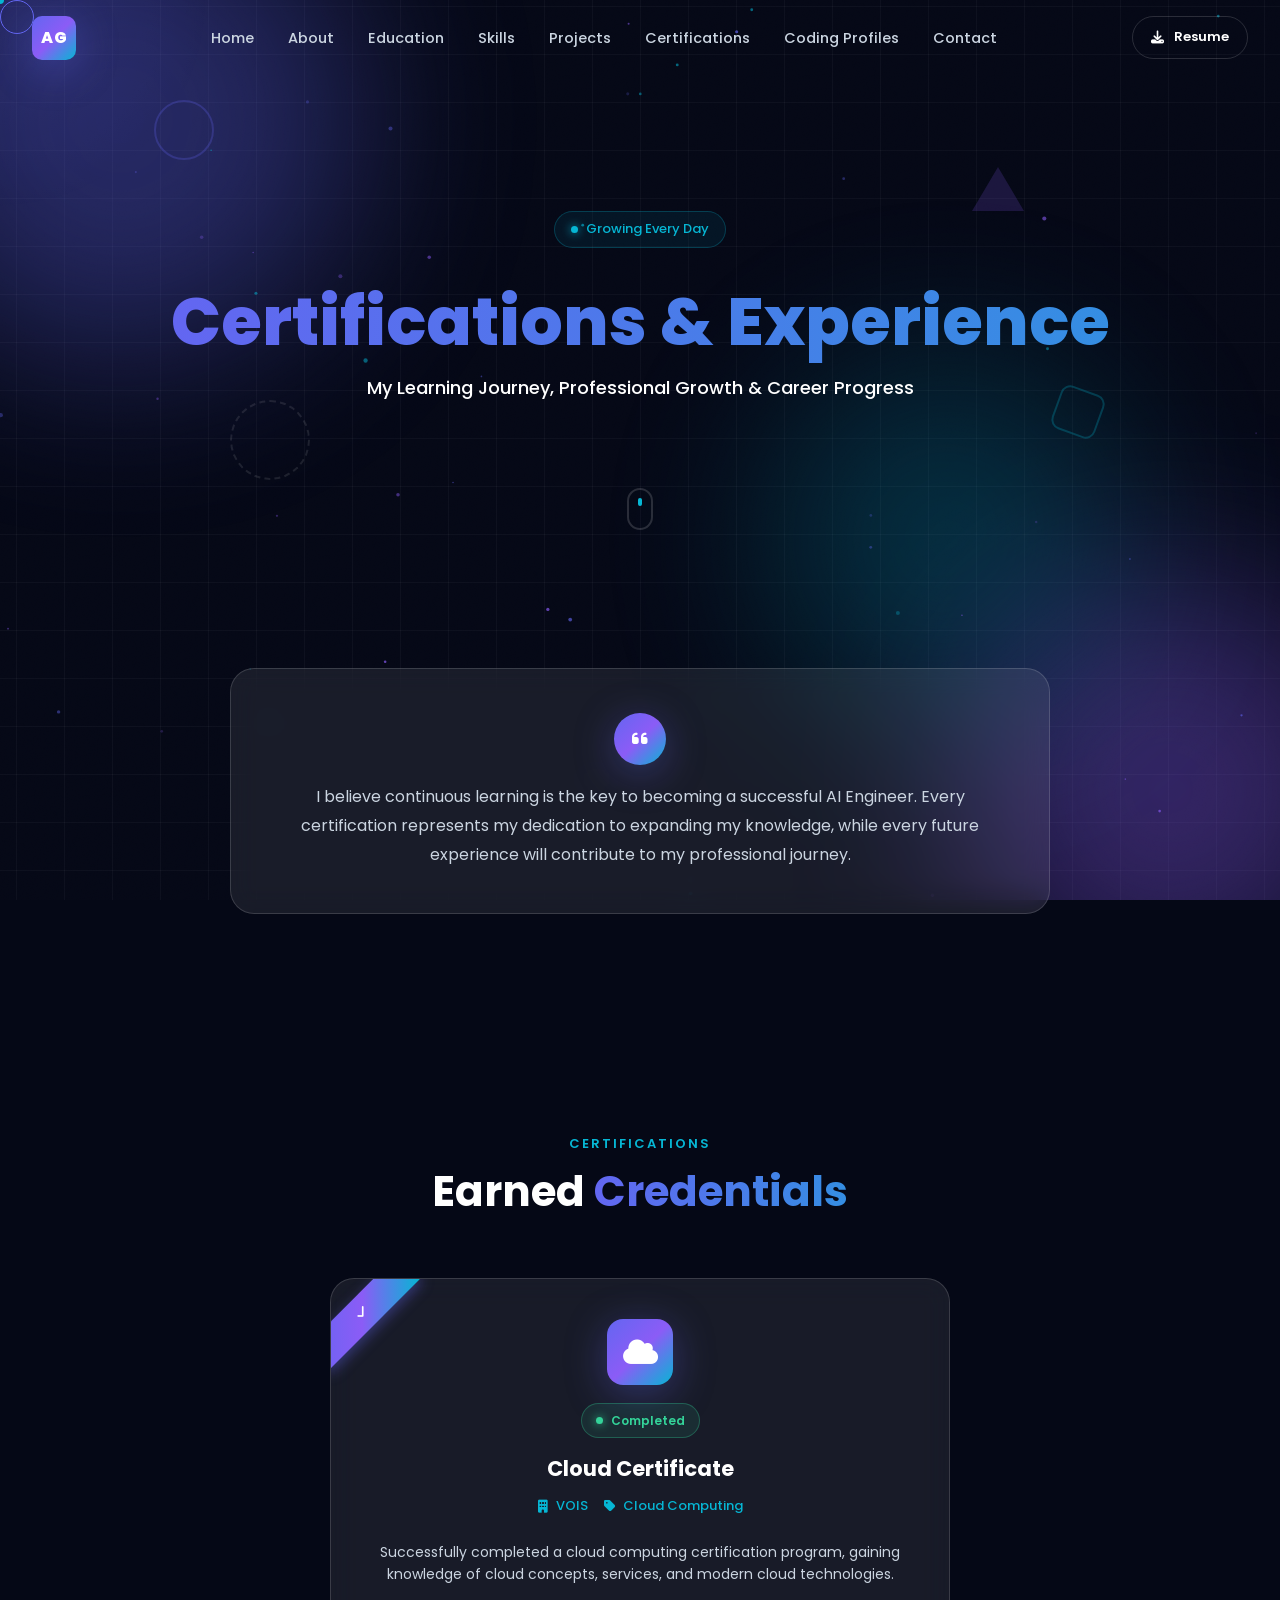
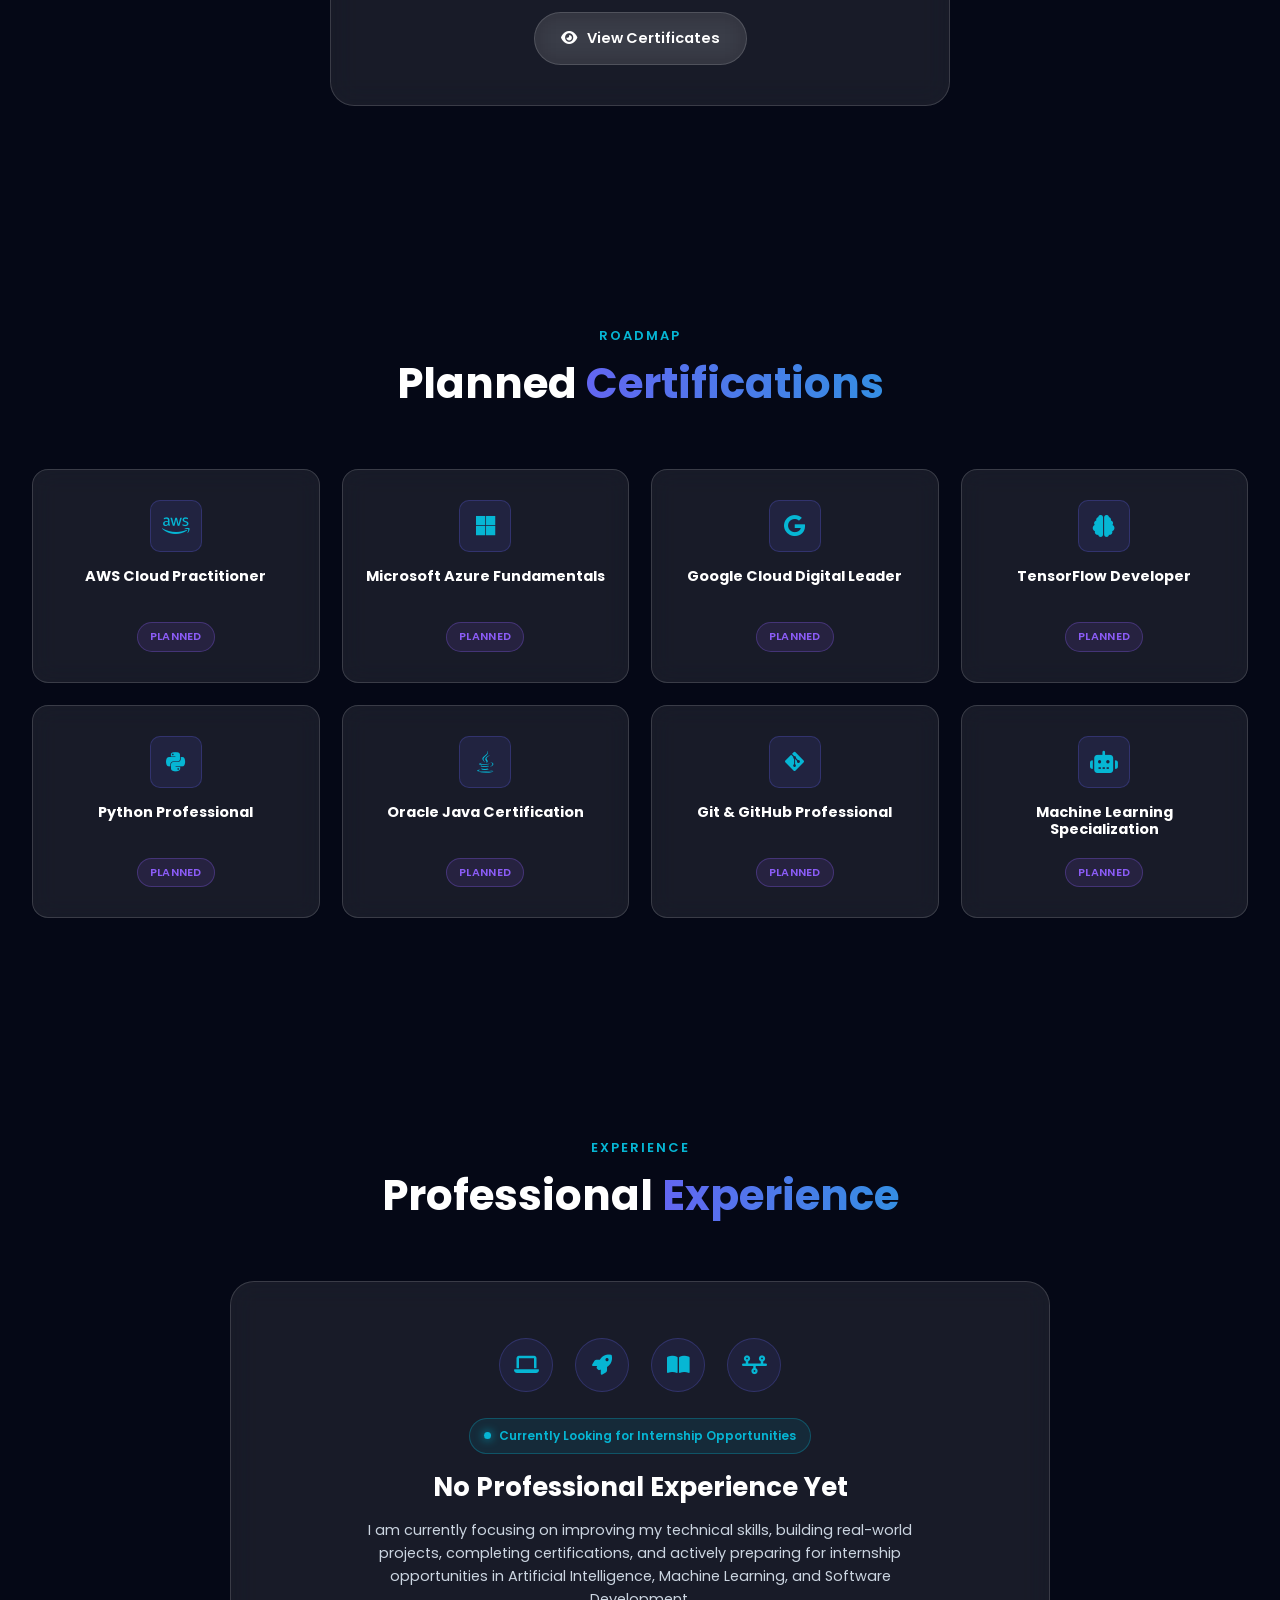
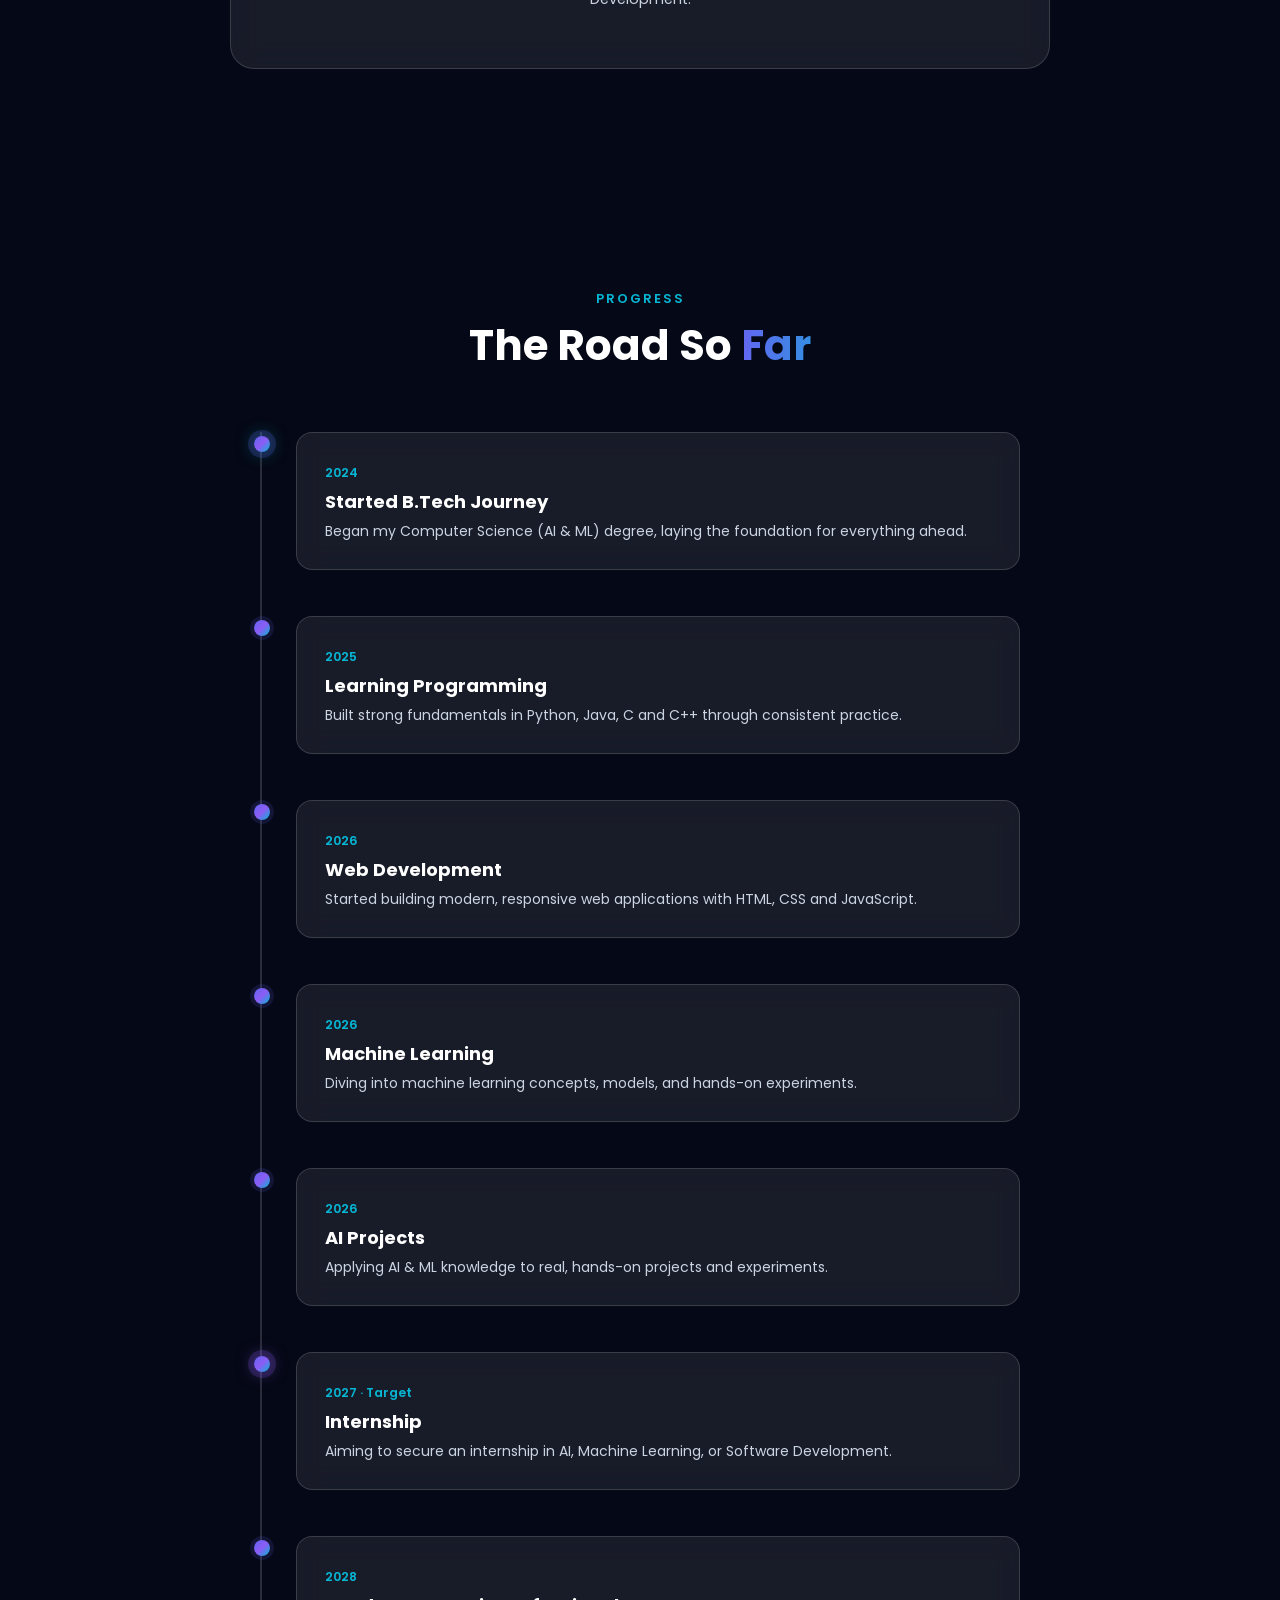
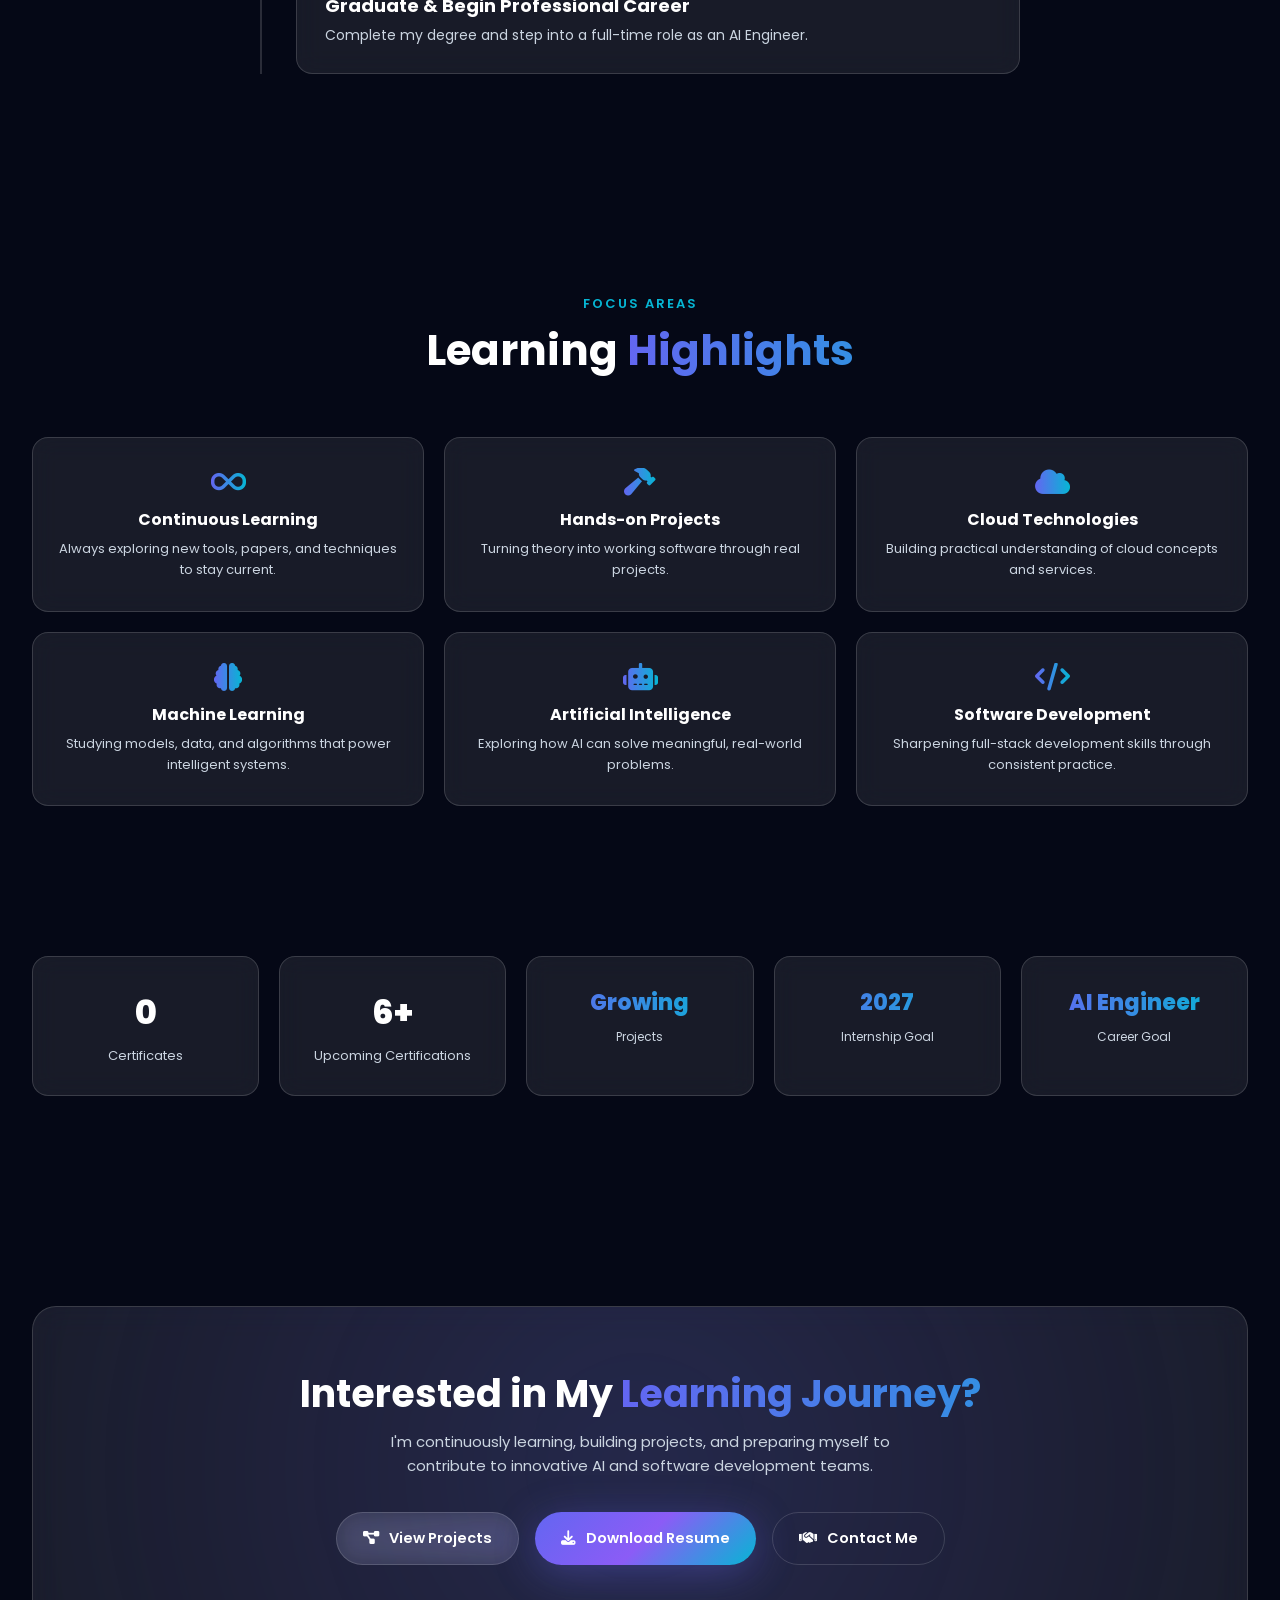
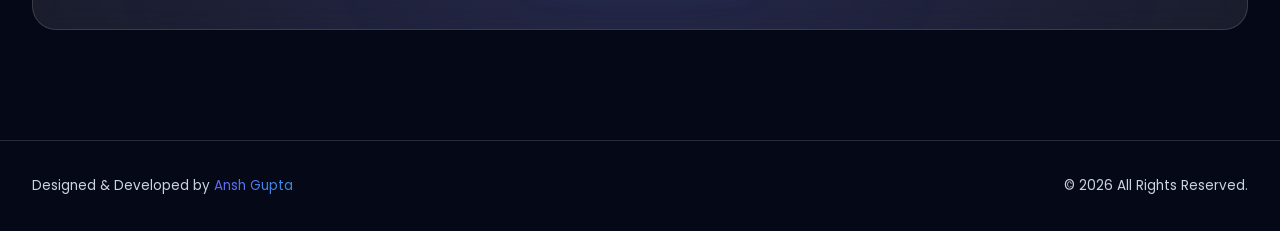
<file: certifications.html>
<!DOCTYPE html>
<html lang="en">
<head>
  <meta charset="UTF-8" />
  <meta name="viewport" content="width=device-width, initial-scale=1.0" />
  <title>Certifications &amp; Experience | Ansh Gupta — AI Engineer &amp; Software Developer</title>
  <meta name="description" content="Ansh Gupta's certifications, learning roadmap, and professional experience journey — Cloud Computing certificate, planned certifications, and internship goals." />
  <meta name="keywords" content="Ansh Gupta, Certifications, Experience, VOIS, Cloud Computing, AWS, TensorFlow, Machine Learning, Internship" />
  <meta name="author" content="Ansh Gupta" />

  <!-- Open Graph -->
  <meta property="og:title" content="Certifications & Experience | Ansh Gupta" />
  <meta property="og:description" content="My learning journey, professional growth, and career progress toward becoming an AI Engineer." />
  <meta property="og:type" content="website" />
  <meta property="og:image" content="https://via.placeholder.com/1200x630/050816/6366F1?text=Ansh+Gupta" />

  <!-- Favicon -->
  <link rel="icon" href="data:image/svg+xml,<svg xmlns=%22http://www.w3.org/2000/svg%22 viewBox=%220 0 100 100%22><text y=%22.9em%22 font-size=%2290%22 fill=%22%236366F1%22>A</text></svg>" />

  <!-- Google Fonts -->
  <link rel="preconnect" href="https://fonts.googleapis.com" />
  <link rel="preconnect" href="https://fonts.gstatic.com" crossorigin />
  <link href="https://fonts.googleapis.com/css2?family=Poppins:wght@300;400;500;600;700;800&display=swap" rel="stylesheet" />

  <!-- Font Awesome -->
  <link rel="stylesheet" href="https://cdnjs.cloudflare.com/ajax/libs/font-awesome/6.5.1/css/all.min.css" />

  <!-- Shared theme stylesheet (same design system as Home, Education & Skills) -->
  <link rel="stylesheet" href="style.css" />
  <!-- Certifications page stylesheet -->
  <link rel="stylesheet" href="certifications.css" />
</head>
<body>

  <!-- ===================== LOADING SCREEN ===================== -->
  <div class="loader" id="loader" aria-hidden="true">
    <div class="loader__ring"></div>
    <div class="loader__text">AG</div>
  </div>

  <!-- ===================== CUSTOM CURSOR ===================== -->
  <div class="cursor" id="cursor" aria-hidden="true"></div>
  <div class="cursor-follower" id="cursorFollower" aria-hidden="true"></div>

  <!-- ===================== SCROLL PROGRESS BAR ===================== -->
  <div class="scroll-progress" id="scrollProgress" aria-hidden="true"></div>

  <!-- ===================== BACKGROUND LAYERS ===================== -->
  <div class="bg-layer" aria-hidden="true">
    <div class="bg-grid"></div>
    <div class="bg-noise"></div>
    <div class="blob blob--1"></div>
    <div class="blob blob--2"></div>
    <div class="blob blob--3"></div>
    <canvas id="particles"></canvas>
    <div class="mouse-glow" id="mouseGlow"></div>
  </div>

  <!-- ===================== NAVBAR (same as Home / Education / Skills) ===================== -->
  <header class="navbar" id="navbar">
    <nav class="navbar__inner" aria-label="Primary navigation">
      <a href="index.html" class="navbar__logo" aria-label="Ansh Gupta home">
        <span class="logo-box">AG</span>
      </a>

      <ul class="navbar__menu" id="navbarMenu">
        <li><a href="index.html" class="nav-link" data-nav>Home</a></li>
        <li><a href="about.html" class="nav-link" data-nav>About</a></li>
        <li><a href="education.html" class="nav-link" data-nav>Education</a></li>
        <li><a href="skill.html" class="nav-link" data-nav>Skills</a></li>
        <li><a href="#" class="nav-link" data-nav>Projects</a></li>
        <li><a href="certifications.html" class="nav-link active-link" data-nav>Certifications</a></li>
        <li><a href="#" class="nav-link" data-nav>Coding Profiles</a></li>
        <li><a href="contact.html" class="nav-link" data-nav>Contact</a></li>
      </ul>

      <div class="navbar__actions">
        <a href="Resume/Ansh_Gupta_Resume.pdf" class="btn btn--sm btn--outline" download>
          <i class="fa-solid fa-download"></i> Resume
        </a>
        <button class="hamburger" id="hamburger" aria-label="Toggle menu" aria-expanded="false" aria-controls="mobileSidebar">
          <span></span><span></span><span></span>
        </button>
      </div>
    </nav>
  </header>

  <!-- ===================== MOBILE SIDEBAR ===================== -->
  <aside class="mobile-sidebar" id="mobileSidebar" aria-hidden="true">
    <ul class="mobile-sidebar__menu">
      <li><a href="index.html" data-nav-mobile>Home</a></li>
      <li><a href="about.html" data-nav-mobile>About</a></li>
      <li><a href="education.html" data-nav-mobile>Education</a></li>
      <li><a href="skill.html" data-nav-mobile>Skills</a></li>
      <li><a href="#" data-nav-mobile>Projects</a></li>
      <li><a href="certifications.html" data-nav-mobile>Certifications</a></li>
      <li><a href="#" data-nav-mobile>Coding Profiles</a></li>
      <li><a href="contact.html" data-nav-mobile>Contact</a></li>
    </ul>
  </aside>
  <div class="sidebar-overlay" id="sidebarOverlay"></div>

  <main id="main-content">

    <!-- ===================== PAGE HEADER ===================== -->
    <header class="page-header">
      <div class="page-header__shapes" aria-hidden="true">
        <span class="shape shape--circle"></span>
        <span class="shape shape--square"></span>
        <span class="shape shape--triangle"></span>
        <span class="shape shape--ring"></span>
      </div>

      <div class="container page-header__inner">
        <p class="hero__eyebrow reveal" data-reveal><span class="dot"></span> Growing Every Day</p>
        <h1 class="page-header__title reveal" data-reveal>
          <span class="gradient-text">Certifications &amp; Experience</span>
        </h1>
        <p class="page-header__subtitle reveal" data-reveal>
          My Learning Journey, Professional Growth &amp; Career Progress
        </p>
      </div>

      <a href="#cert-showcase" class="scroll-indicator" aria-label="Scroll to certifications">
        <span></span>
      </a>
    </header>

    <!-- ===================== INTRODUCTION ===================== -->
    <section class="section" aria-label="Introduction">
      <div class="container">
        <div class="intro-card reveal" data-reveal>
          <div class="intro-card__icon"><i class="fa-solid fa-quote-left"></i></div>
          <p>
            I believe continuous learning is the key to becoming a successful AI Engineer. Every certification
            represents my dedication to expanding my knowledge, while every future experience will contribute to my
            professional journey.
          </p>
        </div>
      </div>
    </section>

    <!-- ===================== CERTIFICATIONS SHOWCASE ===================== -->
    <section class="section" id="cert-showcase">
      <div class="container">
        <div class="section__head reveal" data-reveal>
          <p class="section__eyebrow">Certifications</p>
          <h2 class="section__title">Earned <span class="gradient-text">Credentials</span></h2>
        </div>

        <div class="cert-showcase__grid">
          <article class="cert-showcase-card reveal" data-reveal>
            <span class="cert-ribbon"><i class="fa-solid fa-check"></i></span>
            <div class="cert-showcase-card__shine" aria-hidden="true"></div>

            <div class="cert-showcase-card__icon"><i class="fa-solid fa-cloud"></i></div>

            <span class="status-badge status-badge--success">
              <span class="status-badge__pulse"></span> Completed
            </span>

            <h3>Cloud Certificate</h3>
            <p class="cert-showcase-card__org"><i class="fa-solid fa-building"></i> VOIS</p>
            <p class="cert-showcase-card__category"><i class="fa-solid fa-tag"></i> Cloud Computing</p>

            <p class="cert-showcase-card__desc">
              Successfully completed a cloud computing certification program, gaining knowledge of cloud concepts,
              services, and modern cloud technologies.
            </p>

            <a href="Certificates" class="btn btn--glass magnetic" data-ripple>
              <i class="fa-solid fa-eye"></i> View Certificates
            </a>
          </article>
        </div>
      </div>
    </section>

    <!-- ===================== FUTURE CERTIFICATION ROADMAP ===================== -->
    <section class="section" aria-label="Certification roadmap">
      <div class="container">
        <div class="section__head reveal" data-reveal>
          <p class="section__eyebrow">Roadmap</p>
          <h2 class="section__title">Planned <span class="gradient-text">Certifications</span></h2>
        </div>

        <div class="roadmap__grid">
          <div class="roadmap-card reveal" data-reveal>
            <div class="roadmap-card__icon"><i class="fa-brands fa-aws"></i></div>
            <h3>AWS Cloud Practitioner</h3>
            <span class="progress-badge">Planned</span>
          </div>
          <div class="roadmap-card reveal" data-reveal>
            <div class="roadmap-card__icon"><i class="fa-brands fa-microsoft"></i></div>
            <h3>Microsoft Azure Fundamentals</h3>
            <span class="progress-badge">Planned</span>
          </div>
          <div class="roadmap-card reveal" data-reveal>
            <div class="roadmap-card__icon"><i class="fa-brands fa-google"></i></div>
            <h3>Google Cloud Digital Leader</h3>
            <span class="progress-badge">Planned</span>
          </div>
          <div class="roadmap-card reveal" data-reveal>
            <div class="roadmap-card__icon"><i class="fa-solid fa-brain"></i></div>
            <h3>TensorFlow Developer</h3>
            <span class="progress-badge">Planned</span>
          </div>
          <div class="roadmap-card reveal" data-reveal>
            <div class="roadmap-card__icon"><i class="fa-brands fa-python"></i></div>
            <h3>Python Professional</h3>
            <span class="progress-badge">Planned</span>
          </div>
          <div class="roadmap-card reveal" data-reveal>
            <div class="roadmap-card__icon"><i class="fa-brands fa-java"></i></div>
            <h3>Oracle Java Certification</h3>
            <span class="progress-badge">Planned</span>
          </div>
          <div class="roadmap-card reveal" data-reveal>
            <div class="roadmap-card__icon"><i class="fa-brands fa-git-alt"></i></div>
            <h3>Git &amp; GitHub Professional</h3>
            <span class="progress-badge">Planned</span>
          </div>
          <div class="roadmap-card reveal" data-reveal>
            <div class="roadmap-card__icon"><i class="fa-solid fa-robot"></i></div>
            <h3>Machine Learning Specialization</h3>
            <span class="progress-badge">Planned</span>
          </div>
        </div>
      </div>
    </section>

    <!-- ===================== PROFESSIONAL EXPERIENCE ===================== -->
    <section class="section" aria-label="Professional experience">
      <div class="container">
        <div class="section__head reveal" data-reveal>
          <p class="section__eyebrow">Experience</p>
          <h2 class="section__title">Professional <span class="gradient-text">Experience</span></h2>
        </div>

        <div class="experience-card reveal" data-reveal>
          <div class="experience-card__icons" aria-hidden="true">
            <span class="experience-icon experience-icon--1"><i class="fa-solid fa-laptop"></i></span>
            <span class="experience-icon experience-icon--2"><i class="fa-solid fa-rocket"></i></span>
            <span class="experience-icon experience-icon--3"><i class="fa-solid fa-book-open"></i></span>
            <span class="experience-icon experience-icon--4"><i class="fa-solid fa-timeline"></i></span>
          </div>

          <span class="status-badge">
            <span class="status-badge__pulse"></span> Currently Looking for Internship Opportunities
          </span>

          <h3 class="experience-card__title">No Professional Experience Yet</h3>

          <p class="experience-card__desc">
            I am currently focusing on improving my technical skills, building real-world projects, completing
            certifications, and actively preparing for internship opportunities in Artificial Intelligence,
            Machine Learning, and Software Development.
          </p>
        </div>
      </div>
    </section>

    <!-- ===================== EXPERIENCE TIMELINE ===================== -->
    <section class="section" aria-label="Experience timeline">
      <div class="container">
        <div class="section__head reveal" data-reveal>
          <p class="section__eyebrow">Progress</p>
          <h2 class="section__title">The Road So <span class="gradient-text">Far</span></h2>
        </div>

        <div class="timeline exp-timeline">
          <div class="timeline__item reveal" data-reveal>
            <div class="timeline__dot timeline__dot--active"></div>
            <div class="timeline__card">
              <span class="timeline__year">2024</span>
              <h3>Started B.Tech Journey</h3>
              <p>Began my Computer Science (AI &amp; ML) degree, laying the foundation for everything ahead.</p>
            </div>
          </div>
          <div class="timeline__item reveal" data-reveal>
            <div class="timeline__dot"></div>
            <div class="timeline__card">
              <span class="timeline__year">2025</span>
              <h3>Learning Programming</h3>
              <p>Built strong fundamentals in Python, Java, C and C++ through consistent practice.</p>
            </div>
          </div>
          <div class="timeline__item reveal" data-reveal>
            <div class="timeline__dot"></div>
            <div class="timeline__card">
              <span class="timeline__year">2026</span>
              <h3>Web Development</h3>
              <p>Started building modern, responsive web applications with HTML, CSS and JavaScript.</p>
            </div>
          </div>
          <div class="timeline__item reveal" data-reveal>
            <div class="timeline__dot"></div>
            <div class="timeline__card">
              <span class="timeline__year">2026</span>
              <h3>Machine Learning</h3>
              <p>Diving into machine learning concepts, models, and hands-on experiments.</p>
            </div>
          </div>
          <div class="timeline__item reveal" data-reveal>
            <div class="timeline__dot"></div>
            <div class="timeline__card">
              <span class="timeline__year">2026</span>
              <h3>AI Projects</h3>
              <p>Applying AI &amp; ML knowledge to real, hands-on projects and experiments.</p>
            </div>
          </div>
          <div class="timeline__item reveal" data-reveal>
            <div class="timeline__dot timeline__dot--goal"></div>
            <div class="timeline__card">
              <span class="timeline__year">2027 · Target</span>
              <h3>Internship</h3>
              <p>Aiming to secure an internship in AI, Machine Learning, or Software Development.</p>
            </div>
          </div>
          <div class="timeline__item reveal" data-reveal>
            <div class="timeline__dot"></div>
            <div class="timeline__card">
              <span class="timeline__year">2028</span>
              <h3>Graduate &amp; Begin Professional Career</h3>
              <p>Complete my degree and step into a full-time role as an AI Engineer.</p>
            </div>
          </div>
        </div>
      </div>
    </section>

    <!-- ===================== LEARNING HIGHLIGHTS ===================== -->
    <section class="section" aria-label="Learning highlights">
      <div class="container">
        <div class="section__head reveal" data-reveal>
          <p class="section__eyebrow">Focus Areas</p>
          <h2 class="section__title">Learning <span class="gradient-text">Highlights</span></h2>
        </div>

        <div class="achieve__grid highlights__grid">
          <div class="achieve-card reveal" data-reveal>
            <i class="fa-solid fa-infinity"></i>
            <h3>Continuous Learning</h3>
            <p>Always exploring new tools, papers, and techniques to stay current.</p>
          </div>
          <div class="achieve-card reveal" data-reveal>
            <i class="fa-solid fa-hammer"></i>
            <h3>Hands-on Projects</h3>
            <p>Turning theory into working software through real projects.</p>
          </div>
          <div class="achieve-card reveal" data-reveal>
            <i class="fa-solid fa-cloud"></i>
            <h3>Cloud Technologies</h3>
            <p>Building practical understanding of cloud concepts and services.</p>
          </div>
          <div class="achieve-card reveal" data-reveal>
            <i class="fa-solid fa-brain"></i>
            <h3>Machine Learning</h3>
            <p>Studying models, data, and algorithms that power intelligent systems.</p>
          </div>
          <div class="achieve-card reveal" data-reveal>
            <i class="fa-solid fa-robot"></i>
            <h3>Artificial Intelligence</h3>
            <p>Exploring how AI can solve meaningful, real-world problems.</p>
          </div>
          <div class="achieve-card reveal" data-reveal>
            <i class="fa-solid fa-code"></i>
            <h3>Software Development</h3>
            <p>Sharpening full-stack development skills through consistent practice.</p>
          </div>
        </div>
      </div>
    </section>

    <!-- ===================== ACHIEVEMENT STATS ===================== -->
    <section class="stats" aria-label="Achievement stats">
      <div class="container">
        <div class="stats__grid cert-stats__grid">
          <div class="counter-card reveal" data-reveal>
            <span class="counter" data-target="1">0</span>
            <p>Certificates</p>
          </div>
          <div class="counter-card reveal" data-reveal>
            <span class="counter" data-target="8">0</span><span class="counter-plus">+</span>
            <p>Upcoming Certifications</p>
          </div>
          <div class="counter-card counter-card--text reveal" data-reveal>
            <span class="counter-text">Growing</span>
            <p>Projects</p>
          </div>
          <div class="counter-card counter-card--text reveal" data-reveal>
            <span class="counter-text">2027</span>
            <p>Internship Goal</p>
          </div>
          <div class="counter-card counter-card--text reveal" data-reveal>
            <span class="counter-text">AI Engineer</span>
            <p>Career Goal</p>
          </div>
        </div>
      </div>
    </section>

    <!-- ===================== CALL TO ACTION ===================== -->
    <section class="section cta" aria-label="Explore more">
      <div class="container">
        <div class="cta__card reveal" data-reveal>
          <h2 class="cta__title">Interested in My <span class="gradient-text">Learning Journey?</span></h2>
          <p class="cta__desc">
            I'm continuously learning, building projects, and preparing myself to contribute to innovative AI and
            software development teams.
          </p>

          <div class="cta__buttons">
            <a href="#projects" class="btn btn--glass magnetic" data-ripple>
              <i class="fa-solid fa-diagram-project"></i> View Projects
            </a>
            <a href="Resume/Ansh_Gupta_Resume.pdf" class="btn btn--primary magnetic" data-ripple download>
              <i class="fa-solid fa-download"></i> Download Resume
            </a>
            <a href="contact.html" class="btn btn--outline magnetic" data-ripple>
              <i class="fa-solid fa-handshake"></i> Contact Me
            </a>
          </div>
        </div>
      </div>
    </section>

  </main>

  <!-- ===================== FOOTER ===================== -->
  <footer class="footer">
    <div class="container footer__inner">
      <p>Designed &amp; Developed by <span class="gradient-text">Ansh Gupta</span></p>
      <p>&copy; 2026 All Rights Reserved.</p>
    </div>
  </footer>

  <!-- ===================== BACK TO TOP ===================== -->
  <button class="back-to-top" id="backToTop" aria-label="Back to top">
    <i class="fa-solid fa-arrow-up"></i>
  </button>

  <!-- Shared site behavior -->
  <script src="script.js"></script>
  <!-- Certifications page behavior -->
  <script src="certifications.js"></script>
</body>
</html>
</file>
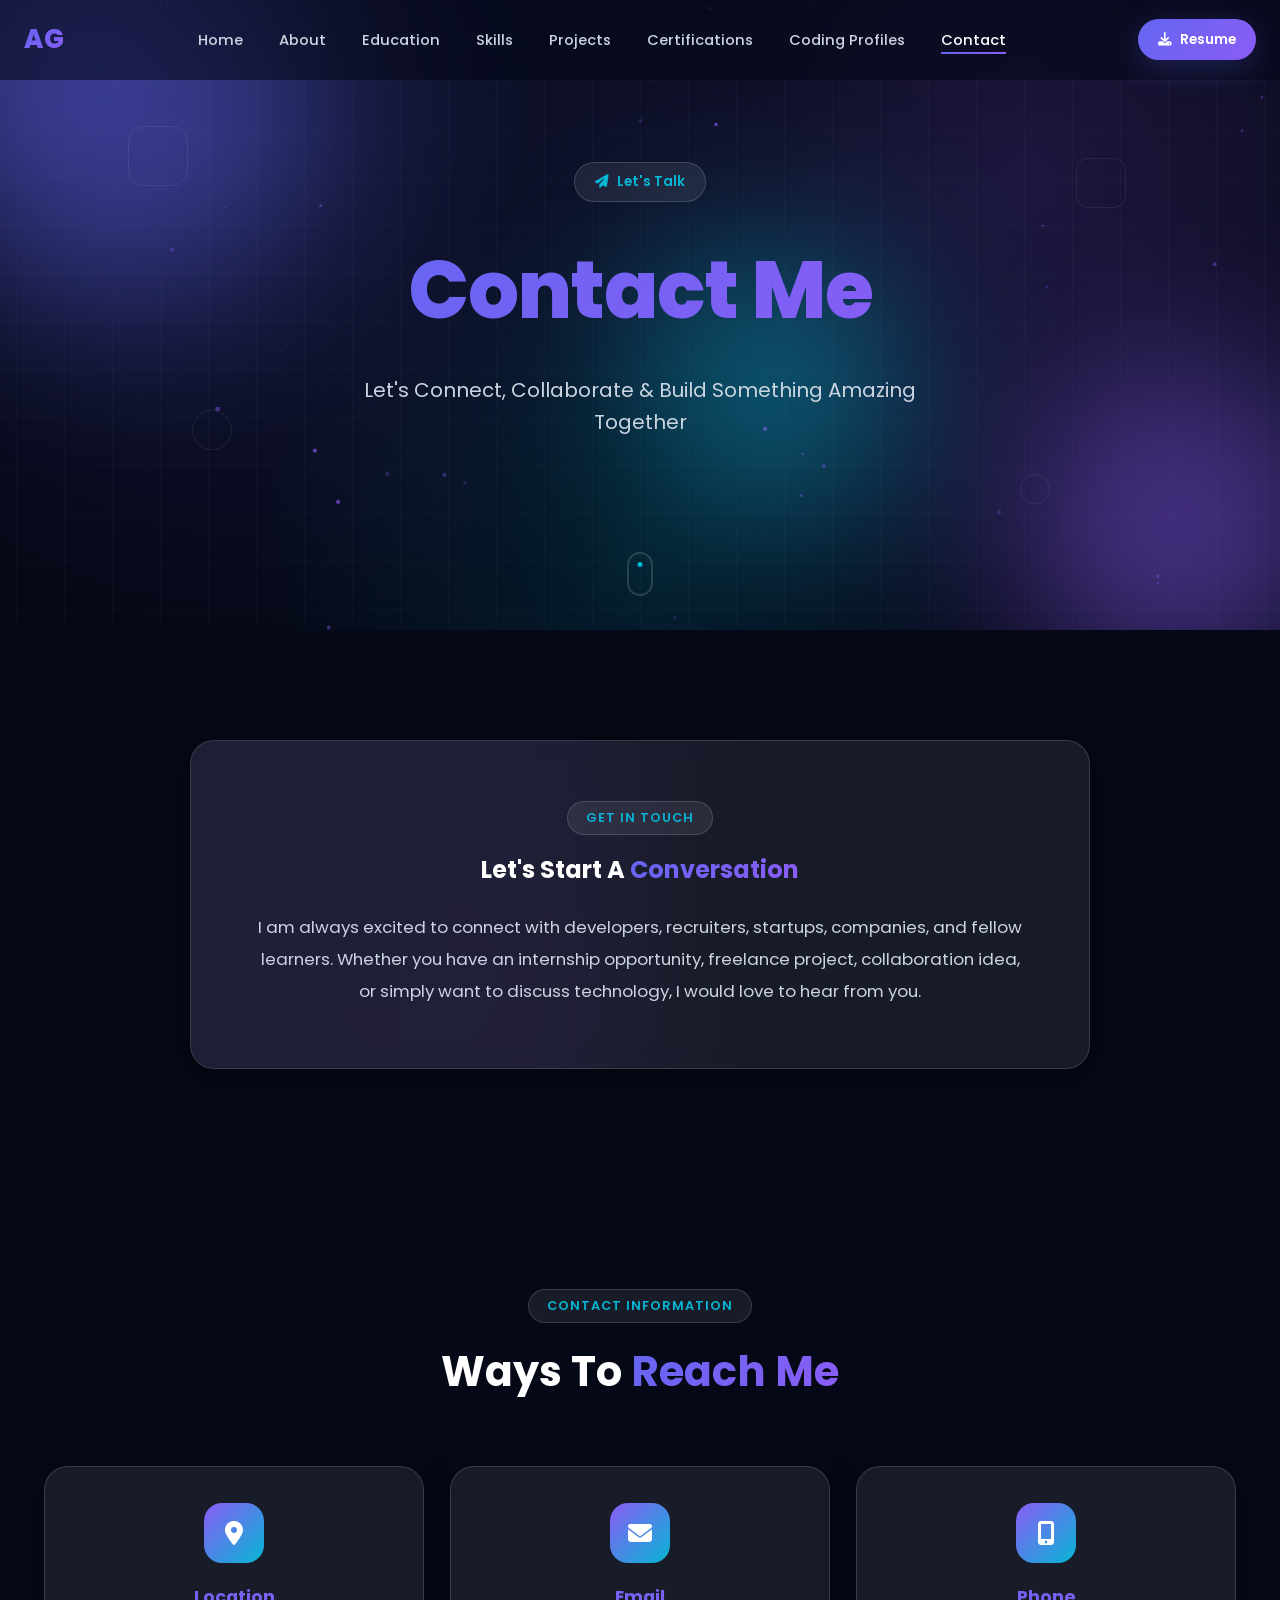
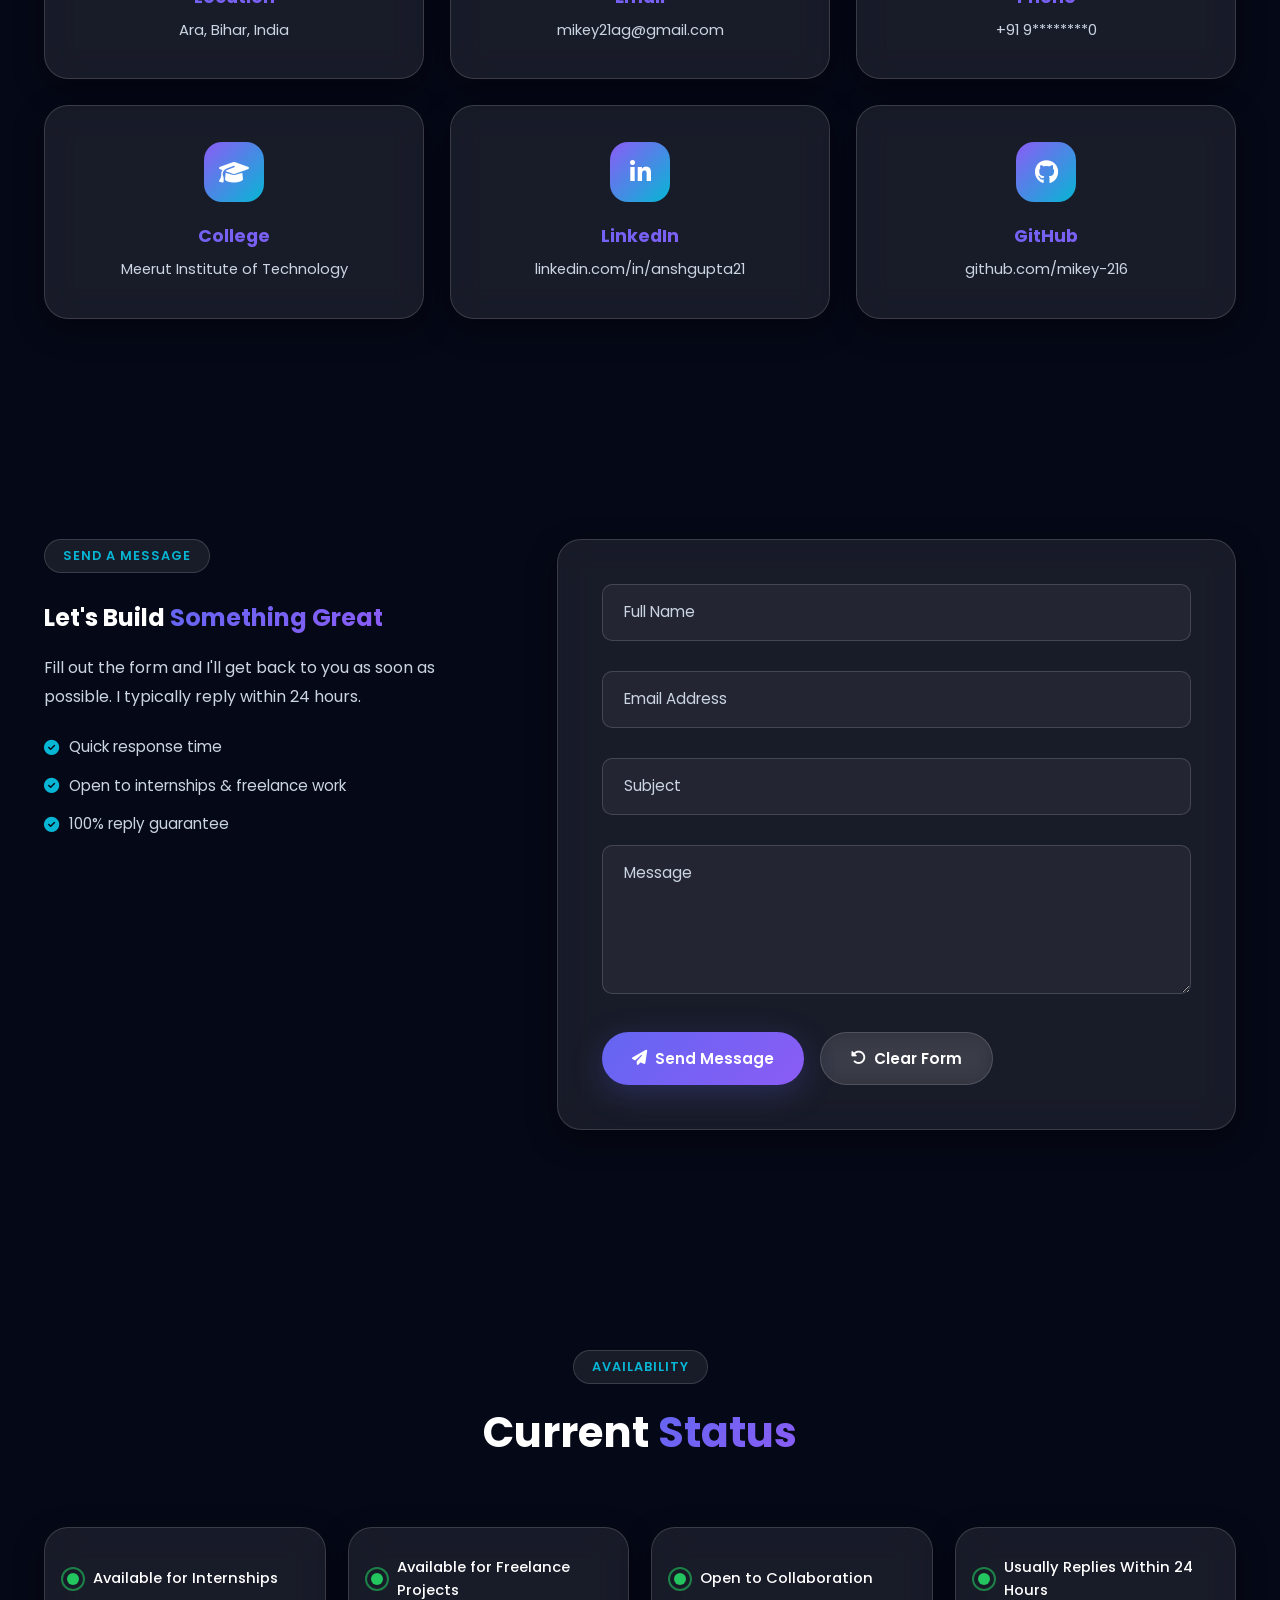
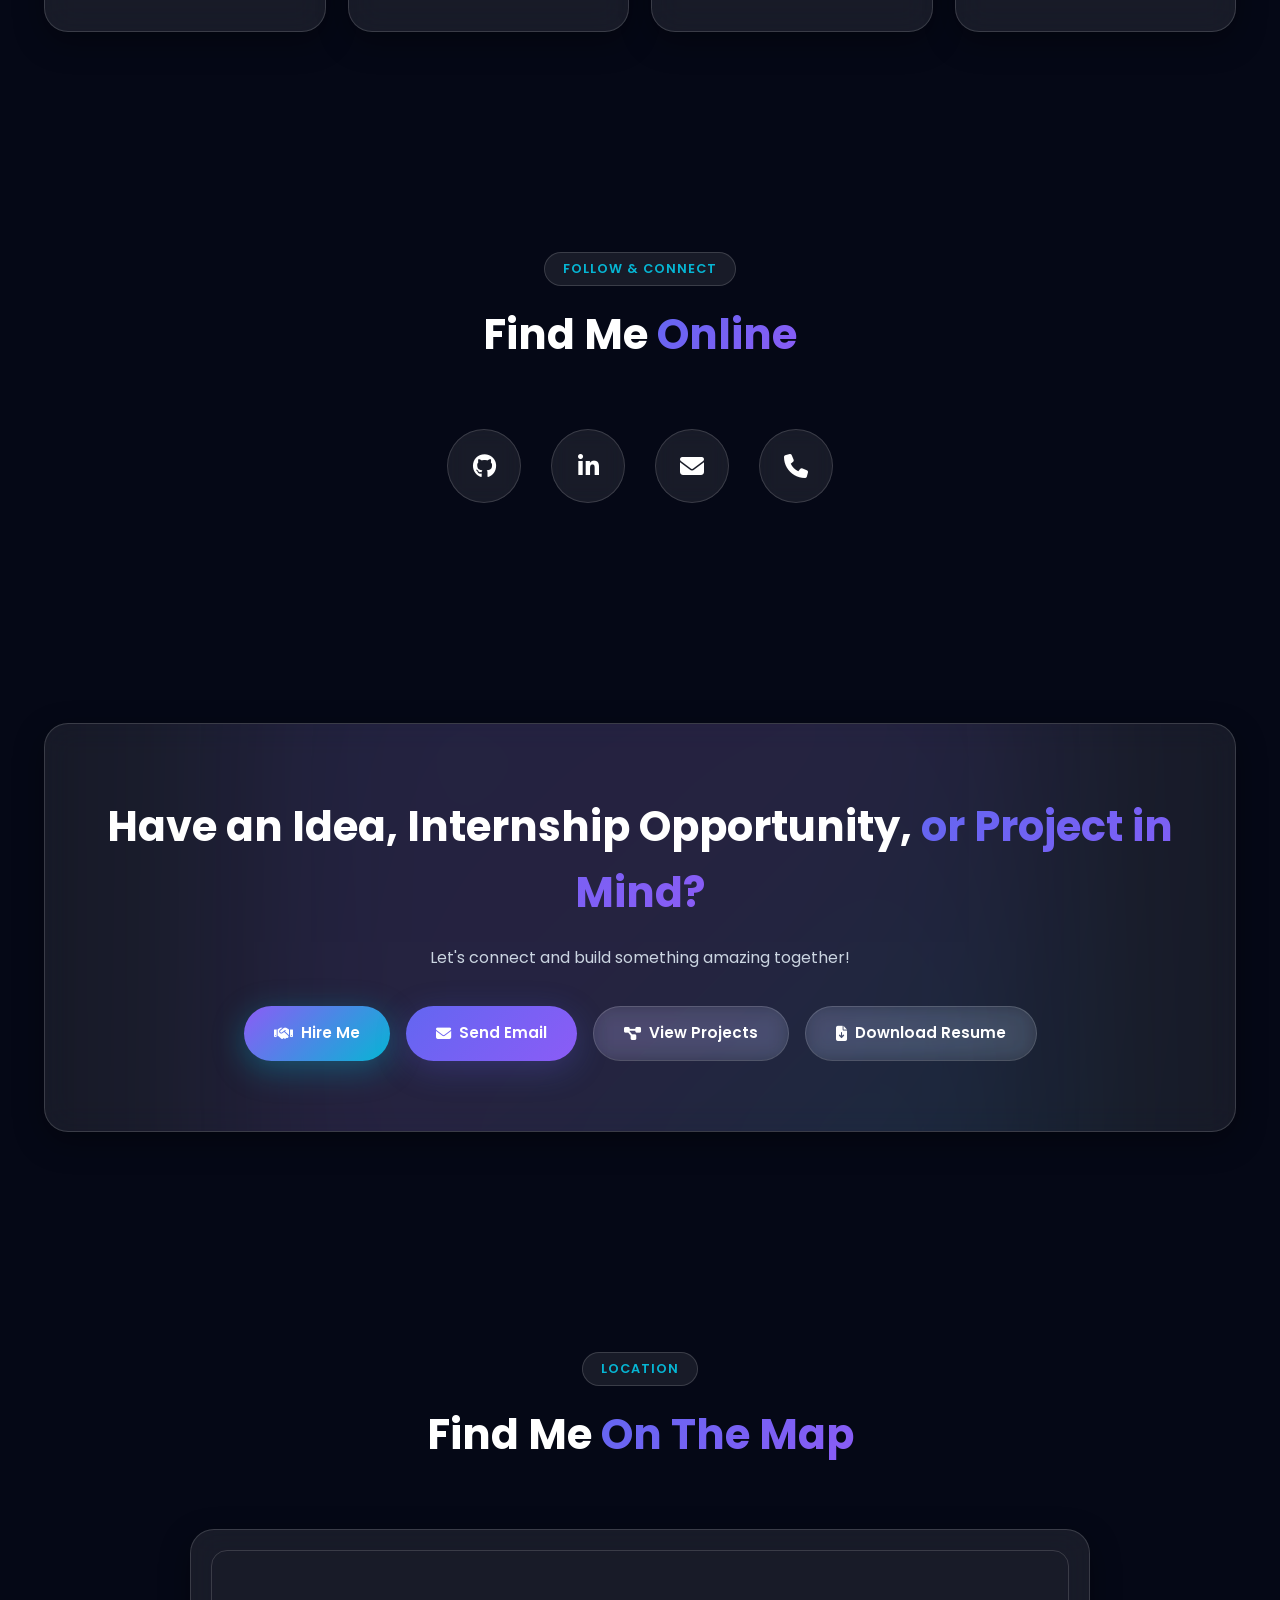
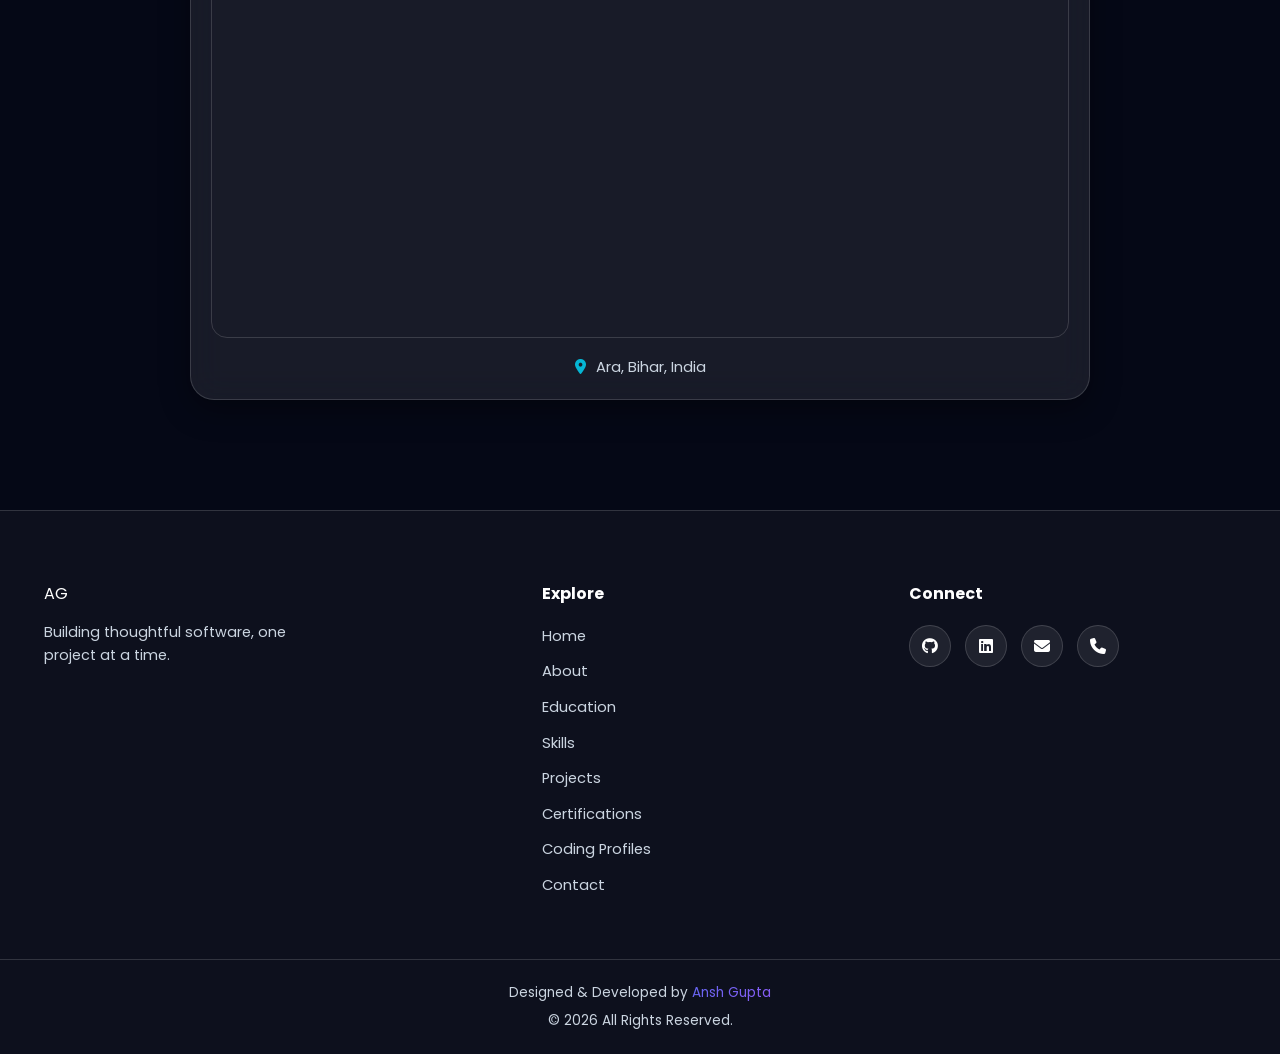
<file: contact.html>
<!DOCTYPE html>
<html lang="en">
<head>
  <meta charset="UTF-8">
  <meta name="viewport" content="width=device-width, initial-scale=1.0">
  <title>Contact Me | Ansh Gupta — B.Tech CSE (AI & ML)</title>
  <meta name="description" content="Get in touch with Ansh Gupta — B.Tech CSE (AI & ML) student at Meerut Institute of Technology. Open to internships, freelance projects and collaboration.">
  <meta name="keywords" content="Ansh Gupta, Contact, Hire Me, AI ML Student, Software Engineer, Portfolio">
  <meta name="author" content="Ansh Gupta">

  <!-- Open Graph -->
  <meta property="og:title" content="Contact Me | Ansh Gupta">
  <meta property="og:description" content="Let's Connect, Collaborate & Build Something Amazing Together">
  <meta property="og:type" content="website">

  <!-- Favicon -->
  <link rel="icon" type="image/png" href="favicon.png">

  <!-- Google Fonts -->
  <link rel="preconnect" href="https://fonts.googleapis.com">
  <link rel="preconnect" href="https://fonts.gstatic.com" crossorigin>
  <link href="https://fonts.googleapis.com/css2?family=Poppins:wght@300;400;500;600;700;800&display=swap" rel="stylesheet">

  <!-- Font Awesome -->
  <link rel="stylesheet" href="https://cdnjs.cloudflare.com/ajax/libs/font-awesome/6.5.1/css/all.min.css" integrity="sha512-DTOQO9RWCH3ppGqcWaEA1BIZOC6xxalwEsw9c2QQeAIftl+Vegovlnee1c9QX4TctnWMn13TZye+giMm8e2LwA==" crossorigin="anonymous" referrerpolicy="no-referrer">

  <!-- Stylesheet -->
  <link rel="stylesheet" href="contact.css">
</head>
<body>

  <!-- ================= SCROLL PROGRESS BAR ================= -->
  <div class="scroll-progress" id="scrollProgress" aria-hidden="true"></div>

  <!-- ================= MOUSE GLOW ================= -->
  <div class="mouse-glow" id="mouseGlow" aria-hidden="true"></div>

  <!-- ================= NAVBAR ================= -->
  <header>
    <nav class="navbar" id="navbar">
      <div class="nav-container">
        <a href="index.html" class="nav-logo" aria-label="Ansh Gupta Home">
          <span class="logo-text">AG</span>
        </a>

        <ul class="nav-menu" id="navMenu">
          <li class="nav-item"><a href="index.html" class="nav-link">Home</a></li>
          <li class="nav-item"><a href="about.html" class="nav-link">About</a></li>
          <li class="nav-item"><a href="education.html" class="nav-link">Education</a></li>
          <li class="nav-item"><a href="skill.html" class="nav-link">Skills</a></li>
          <li class="nav-item"><a href="#" class="nav-link">Projects</a></li>
          <li class="nav-item"><a href="certifications.html" class="nav-link">Certifications</a></li>
          <li class="nav-item"><a href="#" class="nav-link">Coding Profiles</a></li>
          <li class="nav-item"><a href="contact.html" class="nav-link active">Contact</a></li>
        </ul>

        <div class="nav-actions">
          <a href="Resume/Ansh_Gupta_Resume.pdf" class="btn btn-primary btn-sm" target="_blank" rel="noopener">
            <i class="fa-solid fa-download"></i> Resume
          </a>
        </div>

        <button class="hamburger" id="hamburger" aria-label="Toggle navigation menu" aria-expanded="false">
          <span class="bar"></span>
          <span class="bar"></span>
          <span class="bar"></span>
        </button>
      </div>
    </nav>
  </header>

  <main id="main-content">

    <!-- ================= PAGE HEADER ================= -->
    <section class="page-header" aria-label="Contact Me Introduction">
      <div class="header-bg">
        <div class="moving-grid" aria-hidden="true"></div>
        <div class="blur-circle circle-1"></div>
        <div class="blur-circle circle-2"></div>
        <div class="blur-circle circle-3"></div>
        <div class="floating-shape shape-1"></div>
        <div class="floating-shape shape-2"></div>
        <div class="floating-shape shape-3"></div>
        <div class="floating-shape shape-4"></div>
        <canvas id="particles" aria-hidden="true"></canvas>
      </div>

      <div class="header-content reveal">
        <span class="hero-eyebrow"><i class="fa-solid fa-paper-plane"></i> Let's Talk</span>
        <h1 class="hero-title gradient-text">Contact Me</h1>
        <p class="hero-subtitle">Let's Connect, Collaborate &amp; Build Something Amazing Together</p>
      </div>

      <div class="scroll-indicator" aria-hidden="true">
        <span></span>
      </div>
    </section>

    <!-- ================= INTRODUCTION SECTION ================= -->
    <section class="intro-section">
      <div class="container">
        <div class="intro-card glass-card reveal">
          <span class="section-tag center">Get In Touch</span>
          <h2>Let's Start A <span class="gradient-text">Conversation</span></h2>
          <p>
            I am always excited to connect with developers, recruiters, startups, companies, and fellow learners.
            Whether you have an internship opportunity, freelance project, collaboration idea, or simply want to
            discuss technology, I would love to hear from you.
          </p>
        </div>
      </div>
    </section>

    <!-- ================= CONTACT INFORMATION ================= -->
    <section class="contact-info-section">
      <div class="container">
        <div class="section-heading reveal">
          <span class="section-tag">Contact Information</span>
          <h2>Ways To <span class="gradient-text">Reach Me</span></h2>
        </div>

        <div class="contact-info-grid">
          <div class="contact-info-card reveal">
            <div class="info-card-icon"><i class="fa-solid fa-location-dot"></i></div>
            <h3 class="gradient-text">Location</h3>
            <p>Ara, Bihar, India</p>
          </div>

          <a href="mailto:mikey21ag@gmail.com" class="contact-info-card reveal" aria-label="Send an email to mikey21ag@gmail.com">
            <div class="info-card-icon"><i class="fa-solid fa-envelope"></i></div>
            <h3 class="gradient-text">Email</h3>
            <p>mikey21ag@gmail.com</p>
          </a>

          <a href="tel:+919234863620" class="contact-info-card reveal" aria-label="Call +91 92348 63620">
            <div class="info-card-icon"><i class="fa-solid fa-mobile-screen-button"></i></div>
            <h3 class="gradient-text">Phone</h3>
            <p>+91 9********0</p>
          </a>

          <div class="contact-info-card reveal">
            <div class="info-card-icon"><i class="fa-solid fa-graduation-cap"></i></div>
            <h3 class="gradient-text">College</h3>
            <p>Meerut Institute of Technology</p>
          </div>

          <a href="https://www.linkedin.com/in/anshgupta21" target="_blank" rel="noopener" class="contact-info-card reveal" aria-label="Visit LinkedIn profile, opens in new tab">
            <div class="info-card-icon"><i class="fa-brands fa-linkedin-in"></i></div>
            <h3 class="gradient-text">LinkedIn</h3>
            <p>linkedin.com/in/anshgupta21</p>
          </a>

          <a href="https://github.com/mikey-216" target="_blank" rel="noopener" class="contact-info-card reveal" aria-label="Visit GitHub profile, opens in new tab">
            <div class="info-card-icon"><i class="fa-brands fa-github"></i></div>
            <h3 class="gradient-text">GitHub</h3>
            <p>github.com/mikey-216</p>
          </a>
        </div>
      </div>
    </section>

    <!-- ================= CONTACT FORM ================= -->
    <section class="contact-form-section">
      <div class="container">
        <div class="form-grid">

          <div class="form-intro reveal">
            <span class="section-tag">Send A Message</span>
            <h2>Let's Build <span class="gradient-text">Something Great</span></h2>
            <p>Fill out the form and I'll get back to you as soon as possible. I typically reply within 24 hours.</p>

            <ul class="form-highlights">
              <li><i class="fa-solid fa-circle-check"></i> Quick response time</li>
              <li><i class="fa-solid fa-circle-check"></i> Open to internships &amp; freelance work</li>
              <li><i class="fa-solid fa-circle-check"></i> 100% reply guarantee</li>
            </ul>
          </div>

          <form class="contact-form glass-card reveal" id="contactForm" novalidate>
            <div class="form-group">
              <input type="text" id="fullName" name="fullName" class="form-input" placeholder=" " required autocomplete="name">
              <label for="fullName" class="form-label">Full Name</label>
              <span class="error-message" id="fullNameError">Please enter your full name.</span>
            </div>

            <div class="form-group">
              <input type="email" id="email" name="email" class="form-input" placeholder=" " required autocomplete="email">
              <label for="email" class="form-label">Email Address</label>
              <span class="error-message" id="emailError">Please enter a valid email address.</span>
            </div>

            <div class="form-group">
              <input type="text" id="subject" name="subject" class="form-input" placeholder=" " required autocomplete="off">
              <label for="subject" class="form-label">Subject</label>
              <span class="error-message" id="subjectError">Please enter a subject.</span>
            </div>

            <div class="form-group">
              <textarea id="message" name="message" class="form-input form-textarea" placeholder=" " required rows="5"></textarea>
              <label for="message" class="form-label">Message</label>
              <span class="error-message" id="messageError">Please enter your message (min 10 characters).</span>
            </div>

            <div class="form-actions">
              <button type="submit" class="btn btn-primary magnetic-btn" id="sendBtn">
                <i class="fa-solid fa-paper-plane"></i> <span>Send Message</span>
              </button>
              <button type="reset" class="btn btn-outline magnetic-btn" id="clearBtn">
                <i class="fa-solid fa-rotate-left"></i> Clear Form
              </button>
            </div>
          </form>

        </div>
      </div>

      <!-- Success Popup -->
      <div class="success-popup" id="successPopup" role="status" aria-live="polite">
        <div class="success-icon"><i class="fa-solid fa-circle-check"></i></div>
        <h3>Message Sent!</h3>
        <p>Thank you for reaching out. I'll get back to you within 24 hours.</p>
        <button class="btn btn-outline" id="closePopup">Close</button>
      </div>
      <div class="popup-overlay" id="popupOverlay"></div>
    </section>

    <!-- ================= AVAILABILITY SECTION ================= -->
    <section class="availability-section">
      <div class="container">
        <div class="section-heading reveal">
          <span class="section-tag">Availability</span>
          <h2>Current <span class="gradient-text">Status</span></h2>
        </div>

        <div class="availability-grid">
          <div class="availability-card reveal">
            <span class="status-dot" aria-hidden="true"></span>
            <p>Available for Internships</p>
          </div>
          <div class="availability-card reveal">
            <span class="status-dot" aria-hidden="true"></span>
            <p>Available for Freelance Projects</p>
          </div>
          <div class="availability-card reveal">
            <span class="status-dot" aria-hidden="true"></span>
            <p>Open to Collaboration</p>
          </div>
          <div class="availability-card reveal">
            <span class="status-dot" aria-hidden="true"></span>
            <p>Usually Replies Within 24 Hours</p>
          </div>
        </div>
      </div>
    </section>

    <!-- ================= SOCIAL MEDIA SECTION ================= -->
    <section class="social-section">
      <div class="container">
        <div class="section-heading reveal">
          <span class="section-tag">Follow &amp; Connect</span>
          <h2>Find Me <span class="gradient-text">Online</span></h2>
        </div>

        <div class="social-circles reveal">
          <a href="https://github.com/mikey-216" target="_blank" rel="noopener" class="social-circle" data-tooltip="GitHub">
            <i class="fa-brands fa-github"></i>
          </a>
          <a href="https://www.linkedin.com/in/anshgupta21" target="_blank" rel="noopener" class="social-circle" data-tooltip="LinkedIn">
            <i class="fa-brands fa-linkedin-in"></i>
          </a>
          <a href="mailto:mikey21ag@gmail.com" class="social-circle" data-tooltip="Email">
            <i class="fa-solid fa-envelope"></i>
          </a>
          <a href="tel:+919234863620" class="social-circle" data-tooltip="Phone">
            <i class="fa-solid fa-phone"></i>
          </a>
        </div>
      </div>
    </section>

    <!-- ================= CALL TO ACTION ================= -->
    <section class="cta-section">
      <div class="container">
        <div class="cta-card reveal">
          <div class="cta-glow" aria-hidden="true"></div>
          <h2>Have an Idea, Internship Opportunity, <span class="gradient-text">or Project in Mind?</span></h2>
          <p>Let's connect and build something amazing together!</p>

          <div class="cta-buttons">
            <a href="mailto:mikey21ag@gmail.com" class="btn btn-glow magnetic-btn">
              <i class="fa-solid fa-handshake"></i> Hire Me
            </a>
            <a href="mailto:mikey21ag@gmail.com" class="btn btn-primary magnetic-btn">
              <i class="fa-solid fa-envelope"></i> Send Email
            </a>
            <a href="#" class="btn btn-outline magnetic-btn">
              <i class="fa-solid fa-diagram-project"></i> View Projects
            </a>
            <a href="Resume/Ansh_Gupta_Resume.pdf" target="_blank" rel="noopener" class="btn btn-outline magnetic-btn">
              <i class="fa-solid fa-file-arrow-down"></i> Download Resume
            </a>
          </div>
        </div>
      </div>
    </section>

    <!-- ================= MAP SECTION ================= -->
    <section class="map-section">
      <div class="container">
        <div class="section-heading reveal">
          <span class="section-tag">Location</span>
          <h2>Find Me <span class="gradient-text">On The Map</span></h2>
        </div>

        <div class="map-card reveal">
          <div class="map-frame">
            <iframe
              title="Ara, Bihar, India location map"
              <!-- src="https://www.google.com/maps?q=Ara,Bihar,India&output=embed" -->
              loading="lazy"
              referrerpolicy="no-referrer-when-downgrade"
              aria-label="Map showing Ara, Bihar, India">
            </iframe>
          </div>
          <div class="map-caption">
            <i class="fa-solid fa-location-dot"></i>
            <span>Ara, Bihar, India</span>
          </div>
        </div>
      </div>
    </section>

  </main>

  <!-- ================= FOOTER ================= -->
  <footer class="footer">
    <div class="container footer-grid">
      <div class="footer-brand">
        <span class="logo-text">AG</span>
        <p>Building thoughtful software, one project at a time.</p>
      </div>

      <div class="footer-links">
        <h4>Explore</h4>
        <a href="index.html">Home</a>
        <a href="about.html">About</a>
        <a href="education.html">Education</a>
        <a href="skills.html">Skills</a>
        <a href="#">Projects</a>
        <a href="certifications.html">Certifications</a>
        <a href="#">Coding Profiles</a>
        <a href="contact.html">Contact</a>
      </div>

      <div class="footer-social">
        <h4>Connect</h4>
        <div class="social-icons">
          <a href="https://github.com/mikey-216" aria-label="GitHub" target="_blank" rel="noopener"><i class="fa-brands fa-github"></i></a>
          <a href="https://www.linkedin.com/in/anshgupta21" aria-label="LinkedIn" target="_blank" rel="noopener"><i class="fa-brands fa-linkedin"></i></a>
          <a href="mailto:mikey21ag@gmail.com" aria-label="Email"><i class="fa-solid fa-envelope"></i></a>
          <a href="tel:+919234863620" aria-label="Phone"><i class="fa-solid fa-phone"></i></a>
        </div>
      </div>
    </div>

    <div class="footer-bottom">
      <p>Designed &amp; Developed by <span class="gradient-text">Ansh Gupta</span></p>
      <p>&copy; 2026 All Rights Reserved.</p>
    </div>
  </footer>

  <!-- ================= BACK TO TOP ================= -->
  <button class="back-to-top" id="backToTop" aria-label="Back to top">
    <i class="fa-solid fa-arrow-up"></i>
  </button>

  <script src="contact.js"></script>
</body>
</html>
</file>
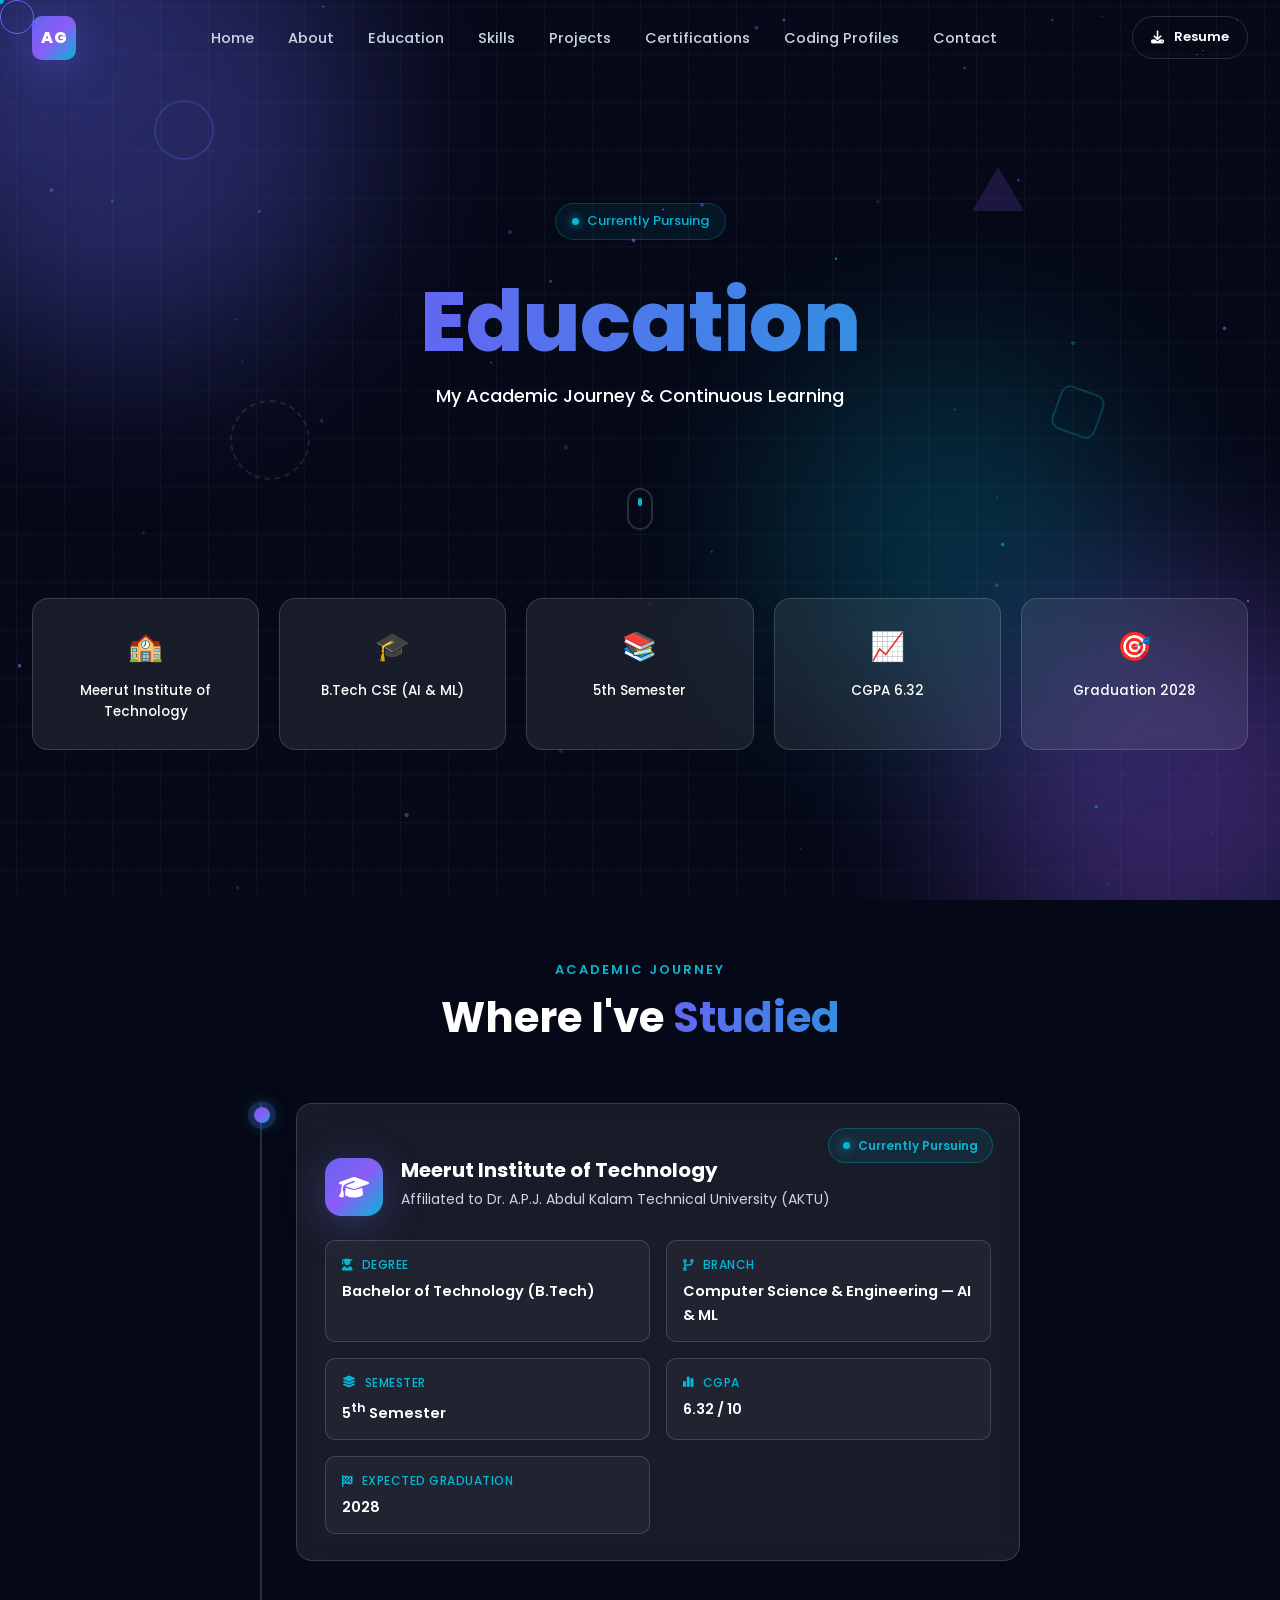
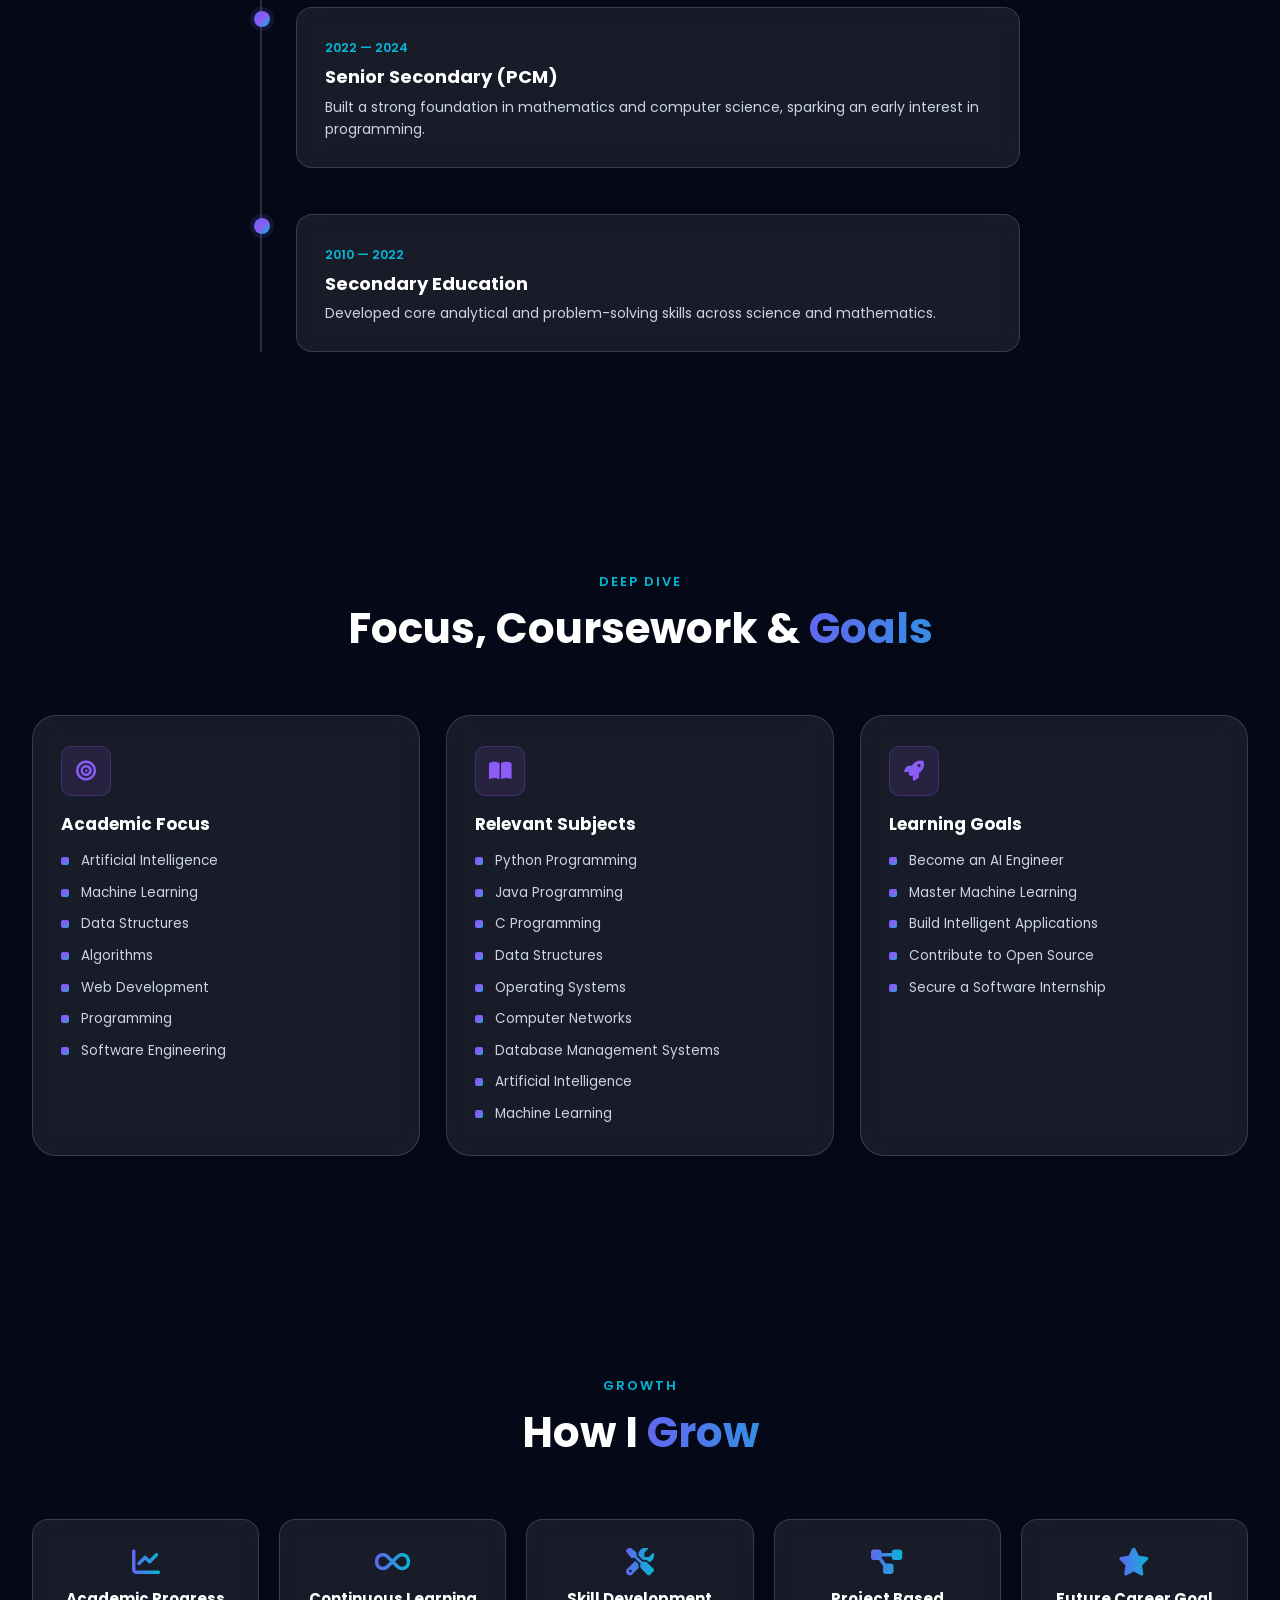
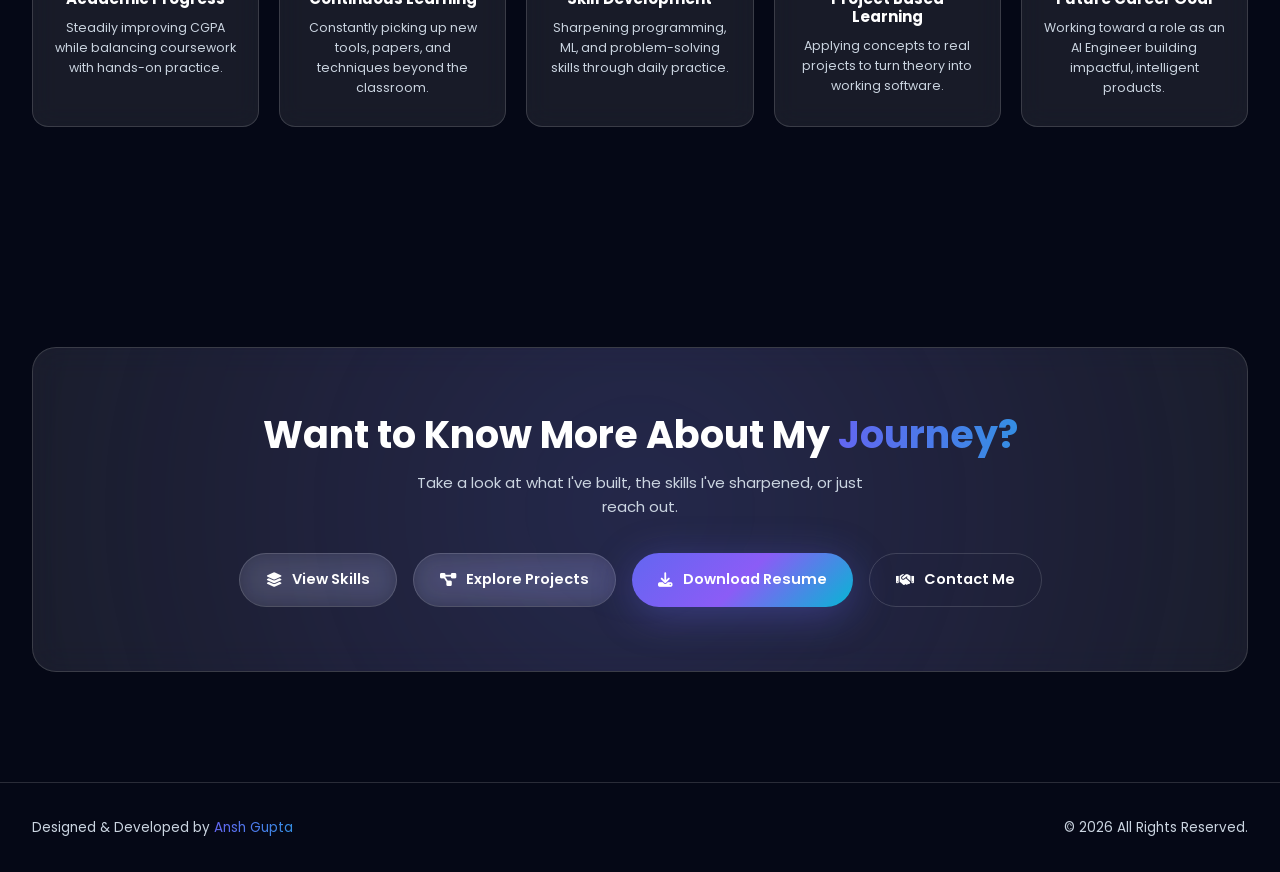
<file: education.html>
<!DOCTYPE html>
<html lang="en">
<head>
  <meta charset="UTF-8" />
  <meta name="viewport" content="width=device-width, initial-scale=1.0" />
  <title>Education | Ansh Gupta — AI Engineer & Software Developer</title>
  <meta name="description" content="Ansh Gupta's academic journey — B.Tech Computer Science (AI & ML) at Meerut Institute of Technology, affiliated to AKTU. Current CGPA, coursework, and learning goals." />
  <meta name="keywords" content="Ansh Gupta, Education, B.Tech CSE AI ML, Meerut Institute of Technology, AKTU" />
  <meta name="author" content="Ansh Gupta" />

  <!-- Open Graph -->
  <meta property="og:title" content="Education | Ansh Gupta" />
  <meta property="og:description" content="My academic journey and continuous learning in Computer Science, AI & Machine Learning." />
  <meta property="og:type" content="website" />
  <meta property="og:image" content="https://via.placeholder.com/1200x630/050816/6366F1?text=Ansh+Gupta" />

  <!-- Favicon -->
  <link rel="icon" href="data:image/svg+xml,<svg xmlns=%22http://www.w3.org/2000/svg%22 viewBox=%220 0 100 100%22><text y=%22.9em%22 font-size=%2290%22 fill=%22%236366F1%22>A</text></svg>" />

  <!-- Google Fonts -->
  <link rel="preconnect" href="https://fonts.googleapis.com" />
  <link rel="preconnect" href="https://fonts.gstatic.com" crossorigin />
  <link href="https://fonts.googleapis.com/css2?family=Poppins:wght@300;400;500;600;700;800&display=swap" rel="stylesheet" />

  <!-- Font Awesome -->
  <link rel="stylesheet" href="https://cdnjs.cloudflare.com/ajax/libs/font-awesome/6.5.1/css/all.min.css" />

  <!-- Shared theme stylesheet (same design system as Home) -->
  <link rel="stylesheet" href="style.css" />
  <!-- Education page stylesheet -->
  <link rel="stylesheet" href="education.css" />
</head>
<body>

  <!-- ===================== LOADING SCREEN ===================== -->
  <div class="loader" id="loader" aria-hidden="true">
    <div class="loader__ring"></div>
    <div class="loader__text">AG</div>
  </div>

  <!-- ===================== CUSTOM CURSOR ===================== -->
  <div class="cursor" id="cursor" aria-hidden="true"></div>
  <div class="cursor-follower" id="cursorFollower" aria-hidden="true"></div>

  <!-- ===================== SCROLL PROGRESS BAR ===================== -->
  <div class="scroll-progress" id="scrollProgress" aria-hidden="true"></div>

  <!-- ===================== BACKGROUND LAYERS ===================== -->
  <div class="bg-layer" aria-hidden="true">
    <div class="bg-grid"></div>
    <div class="bg-noise"></div>
    <div class="blob blob--1"></div>
    <div class="blob blob--2"></div>
    <div class="blob blob--3"></div>
    <canvas id="particles"></canvas>
    <div class="mouse-glow" id="mouseGlow"></div>
  </div>

  <!-- ===================== NAVBAR (same as Home) ===================== -->
  <header class="navbar" id="navbar">
    <nav class="navbar__inner" aria-label="Primary navigation">
      <a href="index.html#home" class="navbar__logo" aria-label="Ansh Gupta home">
        <span class="logo-box">AG</span>
      </a>

      <ul class="navbar__menu" id="navbarMenu">
        <li><a href="index.html" class="nav-link" data-nav>Home</a></li>
        <li><a href="about.html" class="nav-link" data-nav>About</a></li>
        <li><a href="education.html" class="nav-link active-link" data-nav>Education</a></li>
        <li><a href="skill.html" class="nav-link" data-nav>Skills</a></li>
        <li><a href="#" class="nav-link" data-nav>Projects</a></li>
        <li><a href="certifications.html" class="nav-link" data-nav>Certifications</a></li>
        <li><a href="#" class="nav-link" data-nav>Coding Profiles</a></li>
        <li><a href="contact.html" class="nav-link" data-nav>Contact</a></li>
      </ul>

      <div class="navbar__actions">
        <a href="#" class="btn btn--sm btn--outline" download>
          <i class="fa-solid fa-download"></i> Resume
        </a>
        <button class="hamburger" id="hamburger" aria-label="Toggle menu" aria-expanded="false" aria-controls="mobileSidebar">
          <span></span><span></span><span></span>
        </button>
      </div>
    </nav>
  </header>

  <!-- ===================== MOBILE SIDEBAR ===================== -->
  <aside class="mobile-sidebar" id="mobileSidebar" aria-hidden="true">
    <ul class="mobile-sidebar__menu">
      <li><a href="index.html" data-nav-mobile>Home</a></li>
      <li><a href="about.html" data-nav-mobile>About</a></li>
      <li><a href="education.html" data-nav-mobile>Education</a></li>
      <li><a href="skill.html" data-nav-mobile>Skills</a></li>
      <li><a href="#" data-nav-mobile>Projects</a></li>
      <li><a href="certifications.html" data-nav-mobile>Certifications</a></li>
      <li><a href="#" data-nav-mobile>Coding Profiles</a></li>
      <li><a href="contact.html" data-nav-mobile>Contact</a></li>
    </ul>
  </aside>
  <div class="sidebar-overlay" id="sidebarOverlay"></div>

  <main id="main-content">

    <!-- ===================== PAGE HEADER ===================== -->
    <header class="page-header">
      <div class="page-header__shapes" aria-hidden="true">
        <span class="shape shape--circle"></span>
        <span class="shape shape--square"></span>
        <span class="shape shape--triangle"></span>
        <span class="shape shape--ring"></span>
      </div>

      <div class="container page-header__inner">
        <p class="hero__eyebrow reveal" data-reveal><span class="dot"></span> Currently Pursuing</p>
        <h1 class="page-header__title reveal" data-reveal>
          <span class="gradient-text">Education</span>
        </h1>
        <p class="page-header__subtitle reveal" data-reveal>
          My Academic Journey &amp; Continuous Learning
        </p>
      </div>

      <a href="#college" class="scroll-indicator" aria-label="Scroll to details">
        <span></span>
      </a>
    </header>

    <!-- ===================== EDUCATION STATS ===================== -->
    <section class="stats" aria-label="Education quick stats">
      <div class="container">
        <div class="stats__grid edu-stats__grid">
          <div class="stat-card reveal" data-reveal>
            <span class="stat-card__icon">🏫</span>
            <p class="stat-card__text">Meerut Institute of Technology</p>
          </div>
          <div class="stat-card reveal" data-reveal>
            <span class="stat-card__icon">🎓</span>
            <p class="stat-card__text">B.Tech CSE (AI &amp; ML)</p>
          </div>
          <div class="stat-card reveal" data-reveal>
            <span class="stat-card__icon">📚</span>
            <p class="stat-card__text">5th Semester</p>
          </div>
          <div class="stat-card reveal" data-reveal>
            <span class="stat-card__icon">📈</span>
            <p class="stat-card__text">CGPA 6.32</p>
          </div>
          <div class="stat-card reveal" data-reveal>
            <span class="stat-card__icon">🎯</span>
            <p class="stat-card__text">Graduation 2028</p>
          </div>
        </div>
      </div>
    </section>

    <!-- ===================== COLLEGE / TIMELINE ===================== -->
    <section class="section" id="college">
      <div class="container">
        <div class="section__head reveal" data-reveal>
          <p class="section__eyebrow">Academic Journey</p>
          <h2 class="section__title">Where I've <span class="gradient-text">Studied</span></h2>
        </div>

        <div class="timeline edu-timeline">

          <!-- Current: detailed college card -->
          <div class="timeline__item reveal" data-reveal>
            <div class="timeline__dot timeline__dot--active"></div>
            <div class="timeline__card college-card">
              <span class="status-badge"><span class="status-badge__pulse"></span> Currently Pursuing</span>

              <div class="college-card__head">
                <div class="college-logo" aria-hidden="true">
                  <i class="fa-solid fa-graduation-cap"></i>
                </div>
                <div>
                  <h3>Meerut Institute of Technology</h3>
                  <p class="college-card__university">
                    Affiliated to Dr. A.P.J. Abdul Kalam Technical University (AKTU)
                  </p>
                </div>
              </div>

              <div class="college-card__details">
                <div class="college-detail">
                  <span class="college-detail__label"><i class="fa-solid fa-user-graduate"></i> Degree</span>
                  <span class="college-detail__value">Bachelor of Technology (B.Tech)</span>
                </div>
                <div class="college-detail">
                  <span class="college-detail__label"><i class="fa-solid fa-code-branch"></i> Branch</span>
                  <span class="college-detail__value">Computer Science &amp; Engineering — AI &amp; ML</span>
                </div>
                <div class="college-detail">
                  <span class="college-detail__label"><i class="fa-solid fa-layer-group"></i> Semester</span>
                  <span class="college-detail__value"><span class="edu-counter" data-target="5" data-decimals="0">0</span><sup>th</sup> Semester</span>
                </div>
                <div class="college-detail">
                  <span class="college-detail__label"><i class="fa-solid fa-chart-simple"></i> CGPA</span>
                  <span class="college-detail__value"><span class="edu-counter" data-target="6.32" data-decimals="2">0.00</span> / 10</span>
                </div>
                <div class="college-detail">
                  <span class="college-detail__label"><i class="fa-solid fa-flag-checkered"></i> Expected Graduation</span>
                  <span class="college-detail__value">2028</span>
                </div>
              </div>
            </div>
          </div>

          <div class="timeline__item reveal" data-reveal>
            <div class="timeline__dot"></div>
            <div class="timeline__card">
              <span class="timeline__year">2022 — 2024</span>
              <h3>Senior Secondary (PCM)</h3>
              <p>Built a strong foundation in mathematics and computer science, sparking an early interest in programming.</p>
            </div>
          </div>

          <div class="timeline__item reveal" data-reveal>
            <div class="timeline__dot"></div>
            <div class="timeline__card">
              <span class="timeline__year">2010 — 2022</span>
              <h3>Secondary Education</h3>
              <p>Developed core analytical and problem-solving skills across science and mathematics.</p>
            </div>
          </div>

        </div>
      </div>
    </section>

    <!-- ===================== EXTRA INFORMATION CARDS ===================== -->
    <section class="section" aria-label="Academic details">
      <div class="container">
        <div class="section__head reveal" data-reveal>
          <p class="section__eyebrow">Deep Dive</p>
          <h2 class="section__title">Focus, Coursework &amp; <span class="gradient-text">Goals</span></h2>
        </div>

        <div class="info__grid">
          <div class="info-card reveal" data-reveal>
            <div class="info-card__icon"><i class="fa-solid fa-bullseye"></i></div>
            <h3>Academic Focus</h3>
            <ul class="info-card__list">
              <li>Artificial Intelligence</li>
              <li>Machine Learning</li>
              <li>Data Structures</li>
              <li>Algorithms</li>
              <li>Web Development</li>
              <li>Programming</li>
              <li>Software Engineering</li>
            </ul>
          </div>

          <div class="info-card reveal" data-reveal>
            <div class="info-card__icon"><i class="fa-solid fa-book-open"></i></div>
            <h3>Relevant Subjects</h3>
            <ul class="info-card__list">
              <li>Python Programming</li>
              <li>Java Programming</li>
              <li>C Programming</li>
              <li>Data Structures</li>
              <li>Operating Systems</li>
              <li>Computer Networks</li>
              <li>Database Management Systems</li>
              <li>Artificial Intelligence</li>
              <li>Machine Learning</li>
            </ul>
          </div>

          <div class="info-card reveal" data-reveal>
            <div class="info-card__icon"><i class="fa-solid fa-rocket"></i></div>
            <h3>Learning Goals</h3>
            <ul class="info-card__list">
              <li>Become an AI Engineer</li>
              <li>Master Machine Learning</li>
              <li>Build Intelligent Applications</li>
              <li>Contribute to Open Source</li>
              <li>Secure a Software Internship</li>
            </ul>
          </div>
        </div>
      </div>
    </section>

    <!-- ===================== ACHIEVEMENTS ===================== -->
    <section class="section" aria-label="Learning pillars">
      <div class="container">
        <div class="section__head reveal" data-reveal>
          <p class="section__eyebrow">Growth</p>
          <h2 class="section__title">How I <span class="gradient-text">Grow</span></h2>
        </div>

        <div class="achieve__grid">
          <div class="achieve-card reveal" data-reveal>
            <i class="fa-solid fa-chart-line"></i>
            <h3>Academic Progress</h3>
            <p>Steadily improving CGPA while balancing coursework with hands-on practice.</p>
          </div>
          <div class="achieve-card reveal" data-reveal>
            <i class="fa-solid fa-infinity"></i>
            <h3>Continuous Learning</h3>
            <p>Constantly picking up new tools, papers, and techniques beyond the classroom.</p>
          </div>
          <div class="achieve-card reveal" data-reveal>
            <i class="fa-solid fa-screwdriver-wrench"></i>
            <h3>Skill Development</h3>
            <p>Sharpening programming, ML, and problem-solving skills through daily practice.</p>
          </div>
          <div class="achieve-card reveal" data-reveal>
            <i class="fa-solid fa-diagram-project"></i>
            <h3>Project Based Learning</h3>
            <p>Applying concepts to real projects to turn theory into working software.</p>
          </div>
          <div class="achieve-card reveal" data-reveal>
            <i class="fa-solid fa-star"></i>
            <h3>Future Career Goal</h3>
            <p>Working toward a role as an AI Engineer building impactful, intelligent products.</p>
          </div>
        </div>
      </div>
    </section>

    <!-- ===================== CALL TO ACTION ===================== -->
    <section class="section cta" aria-label="Explore more">
      <div class="container">
        <div class="cta__card reveal" data-reveal>
          <h2 class="cta__title">Want to Know More About My <span class="gradient-text">Journey?</span></h2>
          <p class="cta__desc">Take a look at what I've built, the skills I've sharpened, or just reach out.</p>

          <div class="cta__buttons">
            <a href="index.html#skills" class="btn btn--glass magnetic" data-ripple>
              <i class="fa-solid fa-layer-group"></i> View Skills
            </a>
            <a href="index.html#projects" class="btn btn--glass magnetic" data-ripple>
              <i class="fa-solid fa-diagram-project"></i> Explore Projects
            </a>
            <a href="#" class="btn btn--primary magnetic" data-ripple download>
              <i class="fa-solid fa-download"></i> Download Resume
            </a>
            <a href="index.html#contact" class="btn btn--outline magnetic" data-ripple>
              <i class="fa-solid fa-handshake"></i> Contact Me
            </a>
          </div>
        </div>
      </div>
    </section>

  </main>

  <!-- ===================== FOOTER ===================== -->
  <footer class="footer">
    <div class="container footer__inner">
      <p>Designed &amp; Developed by <span class="gradient-text">Ansh Gupta</span></p>
      <p>&copy; 2026 All Rights Reserved.</p>
    </div>
  </footer>

  <!-- ===================== BACK TO TOP ===================== -->
  <button class="back-to-top" id="backToTop" aria-label="Back to top">
    <i class="fa-solid fa-arrow-up"></i>
  </button>

  <!-- Shared site behavior -->
  <script src="script.js"></script>
  <!-- Education page behavior -->
  <script src="education.js"></script>
</body>
</html>
</file>
<file: style.css>
/* =========================================================
   TABLE OF CONTENTS
   1. CSS Variables & Reset
   2. Base / Typography
   3. Loader
   4. Custom Cursor
   5. Scroll Progress
   6. Background Layers
   7. Navbar
   8. Mobile Sidebar
   9. Buttons
   10. Hero
   11. Quick Stats
   12. Section Generic
   13. About
   14. Education Timeline
   15. Skills
   16. Projects
   17. Certifications
   18. Coding Profiles
   19. Contact
   20. Footer / Back to top
   21. Reveal Animations
   22. Responsive
   ========================================================= */

/* ================= 1. CSS VARIABLES & RESET ================= */
:root {
  --bg: #050816;
  --primary: #6366f1;
  --secondary: #8b5cf6;
  --accent: #06b6d4;
  --white: #ffffff;
  --text-gray: #cbd5e1;
  --card: rgba(255, 255, 255, 0.08);
  --border: rgba(255, 255, 255, 0.15);

  --gradient-main: linear-gradient(135deg, var(--primary), var(--secondary), var(--accent));
  --gradient-text: linear-gradient(90deg, var(--primary), var(--accent));

  --font-main: "Poppins", sans-serif;

  --radius-sm: 10px;
  --radius-md: 16px;
  --radius-lg: 24px;
  --radius-full: 999px;

  --transition-fast: 0.25s cubic-bezier(0.4, 0, 0.2, 1);
  --transition-med: 0.45s cubic-bezier(0.4, 0, 0.2, 1);
  --transition-slow: 0.8s cubic-bezier(0.4, 0, 0.2, 1);

  --shadow-glow: 0 8px 40px rgba(99, 102, 241, 0.35);
  --shadow-soft: 0 10px 30px rgba(0, 0, 0, 0.35);

  --nav-height: 76px;
}

* {
  margin: 0;
  padding: 0;
  box-sizing: border-box;
}

html {
  scroll-behavior: smooth;
  scroll-padding-top: var(--nav-height);
}

body {
  background: var(--bg);
  color: var(--text-gray);
  font-family: var(--font-main);
  font-weight: 400;
  line-height: 1.6;
  overflow-x: hidden;
  cursor: default;
}

img {
  max-width: 100%;
  display: block;
}

a {
  text-decoration: none;
  color: inherit;
}

ul {
  list-style: none;
}

button {
  font-family: inherit;
  cursor: pointer;
  border: none;
  background: none;
}

.container {
  width: 100%;
  max-width: 1280px;
  margin: 0 auto;
  padding: 0 32px;
}

::selection {
  background: var(--primary);
  color: var(--white);
}

/* Respect reduced motion */
@media (prefers-reduced-motion: reduce) {
  *, *::before, *::after {
    animation-duration: 0.001ms !important;
    animation-iteration-count: 1 !important;
    transition-duration: 0.001ms !important;
    scroll-behavior: auto !important;
  }
}

/* Focus visibility for accessibility */
a:focus-visible,
button:focus-visible,
input:focus-visible,
textarea:focus-visible {
  outline: 2px solid var(--accent);
  outline-offset: 3px;
  border-radius: 4px;
}

/* ================= 2. TYPOGRAPHY ================= */
h1, h2, h3, h4 {
  font-weight: 700;
  color: var(--white);
  line-height: 1.2;
}

.gradient-text {
  background: var(--gradient-text);
  background-size: 200% auto;
  -webkit-background-clip: text;
  background-clip: text;
  color: transparent;
  animation: gradientShift 6s ease infinite;
}

@keyframes gradientShift {
  0%, 100% { background-position: 0% 50%; }
  50% { background-position: 100% 50%; }
}

/* ================= 3. LOADER ================= */
.loader {
  position: fixed;
  inset: 0;
  z-index: 9999;
  background: var(--bg);
  display: flex;
  align-items: center;
  justify-content: center;
  flex-direction: column;
  gap: 18px;
  transition: opacity 0.6s ease, visibility 0.6s ease;
}

.loader.hidden {
  opacity: 0;
  visibility: hidden;
  pointer-events: none;
}

.loader__ring {
  width: 64px;
  height: 64px;
  border-radius: 50%;
  border: 3px solid var(--border);
  border-top-color: var(--primary);
  border-right-color: var(--accent);
  animation: spin 0.9s linear infinite;
}

.loader__text {
  font-weight: 700;
  letter-spacing: 4px;
  color: var(--white);
  font-size: 14px;
  opacity: 0.6;
}

@keyframes spin {
  to { transform: rotate(360deg); }
}

/* ================= 4. CUSTOM CURSOR ================= */
.cursor,
.cursor-follower {
  position: fixed;
  top: 0;
  left: 0;
  pointer-events: none;
  border-radius: 50%;
  z-index: 9998;
  transform: translate(-50%, -50%);
  will-change: transform;
}

.cursor {
  width: 8px;
  height: 8px;
  background: var(--accent);
}

.cursor-follower {
  width: 34px;
  height: 34px;
  border: 1px solid var(--primary);
  transition: width 0.2s ease, height 0.2s ease, border-color 0.2s ease, background 0.2s ease;
}

.cursor-follower.active {
  width: 52px;
  height: 52px;
  background: rgba(99, 102, 241, 0.12);
  border-color: var(--accent);
}

@media (hover: none), (pointer: coarse) {
  .cursor, .cursor-follower { display: none; }
}

/* ================= 5. SCROLL PROGRESS ================= */
.scroll-progress {
  position: fixed;
  top: 0;
  left: 0;
  height: 3px;
  width: 0%;
  background: var(--gradient-main);
  z-index: 9997;
  transition: width 0.1s linear;
}

/* ================= 6. BACKGROUND LAYERS ================= */
.bg-layer {
  position: fixed;
  inset: 0;
  z-index: -2;
  overflow: hidden;
  background: var(--bg);
}

.bg-grid {
  position: absolute;
  inset: -10%;
  background-image:
    linear-gradient(rgba(255, 255, 255, 0.035) 1px, transparent 1px),
    linear-gradient(90deg, rgba(255, 255, 255, 0.035) 1px, transparent 1px);
  background-size: 48px 48px;
  animation: gridMove 40s linear infinite;
}

@keyframes gridMove {
  0% { transform: translate(0, 0); }
  100% { transform: translate(48px, 48px); }
}

.bg-noise {
  position: absolute;
  inset: 0;
  opacity: 0.035;
  background-image: url("data:image/svg+xml,%3Csvg xmlns='http://www.w3.org/2000/svg' width='120' height='120'%3E%3Cfilter id='n'%3E%3CfeTurbulence type='fractalNoise' baseFrequency='0.9' numOctaves='2' stitchTiles='stitch'/%3E%3C/filter%3E%3Crect width='100%25' height='100%25' filter='url(%23n)'/%3E%3C/svg%3E");
  mix-blend-mode: overlay;
}

.blob {
  position: absolute;
  border-radius: 50%;
  filter: blur(90px);
  opacity: 0.35;
  animation: blobFloat 18s ease-in-out infinite;
}

.blob--1 {
  width: 480px;
  height: 480px;
  background: var(--primary);
  top: -120px;
  left: -120px;
  animation-duration: 22s;
}

.blob--2 {
  width: 420px;
  height: 420px;
  background: var(--secondary);
  bottom: -100px;
  right: -100px;
  animation-duration: 26s;
  animation-delay: -6s;
}

.blob--3 {
  width: 360px;
  height: 360px;
  background: var(--accent);
  top: 40%;
  left: 60%;
  animation-duration: 30s;
  animation-delay: -12s;
  opacity: 0.22;
}

@keyframes blobFloat {
  0%, 100% { transform: translate(0, 0) scale(1); }
  33% { transform: translate(40px, -30px) scale(1.08); }
  66% { transform: translate(-30px, 40px) scale(0.95); }
}

#particles {
  position: absolute;
  inset: 0;
  width: 100%;
  height: 100%;
}

.mouse-glow {
  position: fixed;
  top: 0;
  left: 0;
  width: 420px;
  height: 420px;
  background: radial-gradient(circle, rgba(99, 102, 241, 0.14), transparent 70%);
  transform: translate(-50%, -50%);
  pointer-events: none;
  z-index: -1;
  transition: opacity 0.3s ease;
  will-change: transform;
}

/* ================= 7. NAVBAR ================= */
.navbar {
  position: fixed;
  top: 0;
  left: 0;
  width: 100%;
  height: var(--nav-height);
  z-index: 999;
  transition: background var(--transition-med), border-color var(--transition-med), box-shadow var(--transition-med);
  border-bottom: 1px solid transparent;
}

.navbar.scrolled {
  background: rgba(5, 8, 22, 0.7);
  backdrop-filter: blur(18px);
  -webkit-backdrop-filter: blur(18px);
  border-bottom: 1px solid var(--border);
  box-shadow: 0 8px 30px rgba(0, 0, 0, 0.25);
}

.navbar__inner {
  max-width: 1280px;
  margin: 0 auto;
  height: 100%;
  padding: 0 32px;
  display: flex;
  align-items: center;
  justify-content: space-between;
  gap: 24px;
}

.navbar__logo {
  display: flex;
  align-items: center;
}

.logo-box {
  width: 44px;
  height: 44px;
  border-radius: var(--radius-sm);
  display: grid;
  place-items: center;
  background: var(--gradient-main);
  color: var(--white);
  font-weight: 800;
  letter-spacing: 1px;
  box-shadow: var(--shadow-glow);
  transition: transform var(--transition-fast);
}

.logo-box:hover {
  transform: rotate(-8deg) scale(1.08);
}

.navbar__menu {
  display: flex;
  align-items: center;
  gap: 30px;
  flex-wrap: wrap;
}

.nav-link {
  position: relative;
  font-size: 14.5px;
  font-weight: 500;
  color: var(--text-gray);
  padding: 6px 2px;
  transition: color var(--transition-fast);
  white-space: nowrap;
}

.nav-link::after {
  content: "";
  position: absolute;
  left: 0;
  bottom: -2px;
  width: 0;
  height: 2px;
  background: var(--gradient-text);
  transition: width var(--transition-fast);
  border-radius: 2px;
}

.nav-link:hover,
.nav-link.active-link {
  color: var(--white);
}

.nav-link:hover::after,
.nav-link.active-link::after {
  width: 100%;
}

.navbar__actions {
  display: flex;
  align-items: center;
  gap: 18px;
}

/* Hamburger */
.hamburger {
  display: none;
  flex-direction: column;
  justify-content: center;
  gap: 5px;
  width: 30px;
  height: 30px;
}

.hamburger span {
  width: 100%;
  height: 2px;
  background: var(--white);
  border-radius: 2px;
  transition: transform var(--transition-fast), opacity var(--transition-fast);
}

.hamburger.active span:nth-child(1) {
  transform: translateY(7px) rotate(45deg);
}
.hamburger.active span:nth-child(2) {
  opacity: 0;
}
.hamburger.active span:nth-child(3) {
  transform: translateY(-7px) rotate(-45deg);
}

/* ================= 8. MOBILE SIDEBAR ================= */
.mobile-sidebar {
  position: fixed;
  top: 0;
  right: 0;
  height: 100vh;
  width: min(320px, 82vw);
  background: rgba(9, 12, 30, 0.85);
  backdrop-filter: blur(22px);
  -webkit-backdrop-filter: blur(22px);
  border-left: 1px solid var(--border);
  z-index: 1001;
  transform: translateX(100%);
  transition: transform var(--transition-med);
  padding: 110px 32px 32px;
}

.mobile-sidebar.open {
  transform: translateX(0);
}

.mobile-sidebar__menu {
  display: flex;
  flex-direction: column;
  gap: 22px;
}

.mobile-sidebar__menu a {
  font-size: 17px;
  font-weight: 500;
  color: var(--text-gray);
  transition: color var(--transition-fast), padding-left var(--transition-fast);
}

.mobile-sidebar__menu a:hover {
  color: var(--white);
  padding-left: 6px;
}

.sidebar-overlay {
  position: fixed;
  inset: 0;
  background: rgba(0, 0, 0, 0.5);
  z-index: 1000;
  opacity: 0;
  visibility: hidden;
  transition: opacity var(--transition-med), visibility var(--transition-med);
}

.sidebar-overlay.open {
  opacity: 1;
  visibility: visible;
}

/* ================= 9. BUTTONS ================= */
.btn {
  position: relative;
  display: inline-flex;
  align-items: center;
  justify-content: center;
  gap: 10px;
  padding: 14px 26px;
  border-radius: var(--radius-full);
  font-size: 14.5px;
  font-weight: 600;
  overflow: hidden;
  transition: transform var(--transition-fast), box-shadow var(--transition-fast), background var(--transition-fast), border-color var(--transition-fast);
  isolation: isolate;
  white-space: nowrap;
}

.btn--sm {
  padding: 10px 18px;
  font-size: 13px;
}

.btn--primary {
  background: var(--gradient-main);
  color: var(--white);
  box-shadow: var(--shadow-glow);
}

.btn--primary:hover {
  transform: translateY(-3px) scale(1.02);
  box-shadow: 0 14px 44px rgba(99, 102, 241, 0.5);
}

.btn--glass {
  background: var(--card);
  color: var(--white);
  border: 1px solid var(--border);
  backdrop-filter: blur(12px);
}

.btn--glass:hover {
  transform: translateY(-3px);
  border-color: var(--accent);
  box-shadow: 0 10px 30px rgba(6, 182, 212, 0.25);
}

.btn--outline {
  background: transparent;
  color: var(--white);
  border: 1px solid var(--border);
}

.btn--outline:hover {
  transform: translateY(-3px);
  border-color: var(--primary);
  background: rgba(99, 102, 241, 0.1);
}

/* Button shine sweep */
.btn::before {
  content: "";
  position: absolute;
  top: 0;
  left: -60%;
  width: 40%;
  height: 100%;
  background: linear-gradient(120deg, transparent, rgba(255, 255, 255, 0.35), transparent);
  transform: skewX(-20deg);
  transition: left 0.6s ease;
  z-index: -1;
}

.btn:hover::before {
  left: 130%;
}

/* Ripple */
.ripple {
  position: absolute;
  border-radius: 50%;
  background: rgba(255, 255, 255, 0.5);
  transform: scale(0);
  animation: rippleAnim 0.6s ease-out;
  pointer-events: none;
}

@keyframes rippleAnim {
  to {
    transform: scale(3);
    opacity: 0;
  }
}

/* ================= 10. HERO ================= */
.hero {
  min-height: 100vh;
  display: flex;
  align-items: center;
  padding: calc(var(--nav-height) + 40px) 0 60px;
  position: relative;
}

.hero__inner {
  max-width: 1280px;
  margin: 0 auto;
  padding: 0 32px;
  display: grid;
  grid-template-columns: 1.1fr 0.9fr;
  gap: 60px;
  align-items: center;
}

.hero__eyebrow {
  display: inline-flex;
  align-items: center;
  gap: 8px;
  font-size: 13px;
  font-weight: 500;
  color: var(--accent);
  background: rgba(6, 182, 212, 0.08);
  border: 1px solid rgba(6, 182, 212, 0.25);
  padding: 7px 16px;
  border-radius: var(--radius-full);
  margin-bottom: 22px;
}

.hero__eyebrow .dot {
  width: 7px;
  height: 7px;
  border-radius: 50%;
  background: var(--accent);
  box-shadow: 0 0 10px var(--accent);
  animation: pulse 1.6s ease-in-out infinite;
}

@keyframes pulse {
  0%, 100% { opacity: 1; transform: scale(1); }
  50% { opacity: 0.4; transform: scale(0.7); }
}

.hero__title {
  font-size: clamp(40px, 6vw, 68px);
  font-weight: 800;
  color: var(--white);
  margin-bottom: 18px;
}

.hero__typing {
  font-size: clamp(20px, 2.4vw, 28px);
  font-weight: 600;
  color: var(--white);
  margin-bottom: 20px;
  min-height: 40px;
}

.typing-text {
  background: var(--gradient-text);
  -webkit-background-clip: text;
  background-clip: text;
  color: transparent;
}

.typing-cursor {
  color: var(--accent);
  animation: blink 0.8s step-end infinite;
}

@keyframes blink {
  50% { opacity: 0; }
}

.hero__subtitle {
  font-size: 16px;
  font-weight: 500;
  color: var(--white);
  opacity: 0.85;
  margin-bottom: 14px;
  max-width: 560px;
}

.hero__desc {
  font-size: 15px;
  color: var(--text-gray);
  max-width: 540px;
  margin-bottom: 34px;
}

.hero__buttons {
  display: flex;
  flex-wrap: wrap;
  gap: 16px;
  margin-bottom: 36px;
}

.hero__social {
  display: flex;
  gap: 14px;
}

.social-icon {
  position: relative;
  width: 44px;
  height: 44px;
  border-radius: 50%;
  display: grid;
  place-items: center;
  background: var(--card);
  border: 1px solid var(--border);
  color: var(--white);
  font-size: 16px;
  transition: transform var(--transition-fast), background var(--transition-fast), box-shadow var(--transition-fast);
}

.social-icon:hover {
  transform: translateY(-4px) rotate(8deg) scale(1.08);
  background: var(--gradient-main);
  box-shadow: var(--shadow-glow);
}

.social-icon[data-tooltip]::before {
  content: attr(data-tooltip);
  position: absolute;
  bottom: 120%;
  left: 50%;
  transform: translateX(-50%) translateY(6px);
  background: #0c1024;
  border: 1px solid var(--border);
  color: var(--white);
  font-size: 11px;
  padding: 5px 10px;
  border-radius: 6px;
  white-space: nowrap;
  opacity: 0;
  pointer-events: none;
  transition: opacity var(--transition-fast), transform var(--transition-fast);
}

.social-icon[data-tooltip]:hover::before {
  opacity: 1;
  transform: translateX(-50%) translateY(0);
}

/* Hero right / profile */
.hero__right {
  display: flex;
  justify-content: center;
}

.profile-wrap {
  position: relative;
  width: min(380px, 80vw);
  aspect-ratio: 1;
  display: grid;
  place-items: center;
}

.profile-glow {
  position: absolute;
  inset: -10%;
  background: radial-gradient(circle, rgba(99, 102, 241, 0.35), transparent 70%);
  filter: blur(30px);
  animation: glowPulse 4s ease-in-out infinite;
}

@keyframes glowPulse {
  0%, 100% { opacity: 0.6; transform: scale(1); }
  50% { opacity: 1; transform: scale(1.08); }
}

.profile-ring {
  position: absolute;
  inset: 0;
  border-radius: 50%;
  border: 2px dashed rgba(99, 102, 241, 0.5);
  animation: spinSlow 16s linear infinite;
}

.profile-ring--reverse {
  inset: 14px;
  border-color: rgba(6, 182, 212, 0.4);
  animation-duration: 22s;
  animation-direction: reverse;
}

@keyframes spinSlow {
  to { transform: rotate(360deg); }
}

.profile-photo {
  position: relative;
  width: 72%;
  aspect-ratio: 1;
  border-radius: 50%;
  padding: 5px;
  background: var(--gradient-main);
  box-shadow: var(--shadow-glow);
  z-index: 2;
  animation: floatY 5s ease-in-out infinite;
}

.profile-photo img {
  width: 100%;
  height: 100%;
  object-fit: cover;
  border-radius: 50%;
  border: 4px solid var(--bg);
}

@keyframes floatY {
  0%, 100% { transform: translateY(0); }
  50% { transform: translateY(-16px); }
}

.floating-icon {
  position: absolute;
  font-size: 26px;
  filter: drop-shadow(0 4px 12px rgba(0, 0, 0, 0.4));
  animation: floatIcon 6s ease-in-out infinite;
  z-index: 3;
}

.icon-1 { top: 4%; left: 8%; animation-delay: 0s; }
.icon-2 { top: 12%; right: 4%; animation-delay: 0.7s; }
.icon-3 { top: 46%; left: -4%; animation-delay: 1.4s; }
.icon-4 { bottom: 42%; right: -6%; animation-delay: 2.1s; }
.icon-5 { bottom: 10%; left: 2%; animation-delay: 2.8s; }
.icon-6 { bottom: 2%; right: 14%; animation-delay: 3.5s; }
.icon-7 { top: 34%; right: 12%; animation-delay: 4.2s; }
.icon-8 { top: 60%; left: 20%; animation-delay: 4.9s; }

@keyframes floatIcon {
  0%, 100% { transform: translateY(0) rotate(0deg); }
  50% { transform: translateY(-18px) rotate(8deg); }
}

.scroll-indicator {
  position: absolute;
  bottom: 28px;
  left: 50%;
  transform: translateX(-50%);
  width: 26px;
  height: 42px;
  border: 2px solid var(--border);
  border-radius: var(--radius-full);
  display: flex;
  justify-content: center;
  padding-top: 8px;
}

.scroll-indicator span {
  width: 4px;
  height: 8px;
  border-radius: 2px;
  background: var(--accent);
  animation: scrollDot 1.6s ease-in-out infinite;
}

@keyframes scrollDot {
  0% { transform: translateY(0); opacity: 1; }
  70% { transform: translateY(12px); opacity: 0; }
  100% { opacity: 0; }
}

/* ================= 11. QUICK STATS ================= */
.stats {
  padding: 40px 0 100px;
}

.stats__grid {
  display: grid;
  grid-template-columns: repeat(5, 1fr);
  gap: 20px;
}

.stat-card {
  background: var(--card);
  border: 1px solid var(--border);
  border-radius: var(--radius-md);
  padding: 26px 18px;
  text-align: center;
  backdrop-filter: blur(12px);
  transition: transform var(--transition-fast), border-color var(--transition-fast), box-shadow var(--transition-fast);
  position: relative;
  overflow: hidden;
}

.stat-card::before {
  content: "";
  position: absolute;
  inset: 0;
  background: var(--gradient-main);
  opacity: 0;
  transition: opacity var(--transition-fast);
  z-index: -1;
}

.stat-card:hover {
  transform: translateY(-8px) scale(1.03);
  border-color: transparent;
  box-shadow: var(--shadow-glow);
}

.stat-card__icon {
  font-size: 28px;
  display: block;
  margin-bottom: 10px;
}

.stat-card__text {
  font-size: 13.5px;
  font-weight: 500;
  color: var(--white);
}

/* ================= 12. SECTION GENERIC ================= */
.section {
  padding: 110px 0;
  position: relative;
}

.section__head {
  text-align: center;
  max-width: 640px;
  margin: 0 auto 60px;
}

.section__eyebrow {
  font-size: 13px;
  font-weight: 600;
  letter-spacing: 2px;
  text-transform: uppercase;
  color: var(--accent);
  margin-bottom: 12px;
}

.section__title {
  font-size: clamp(28px, 4vw, 42px);
}

/* ================= 13. ABOUT ================= */
.about__grid {
  display: grid;
  grid-template-columns: 1.2fr 1fr;
  gap: 60px;
  align-items: center;
}

.about__text p {
  margin-bottom: 18px;
  font-size: 15.5px;
}

.about__counters {
  display: grid;
  grid-template-columns: repeat(2, 1fr);
  gap: 20px;
}

.counter-card {
  background: var(--card);
  border: 1px solid var(--border);
  border-radius: var(--radius-md);
  padding: 28px 20px;
  text-align: center;
  backdrop-filter: blur(12px);
  transition: transform var(--transition-fast), border-color var(--transition-fast);
}

.counter-card:hover {
  transform: translateY(-6px);
  border-color: var(--primary);
}

.counter, .counter-plus {
  font-size: 34px;
  font-weight: 800;
  color: var(--white);
}

.counter-card p {
  margin-top: 6px;
  font-size: 13px;
  color: var(--text-gray);
}

/* ================= 14. EDUCATION TIMELINE ================= */
.timeline {
  position: relative;
  max-width: 760px;
  margin: 0 auto;
  padding-left: 34px;
  border-left: 2px solid var(--border);
}

.timeline__item {
  position: relative;
  padding-bottom: 46px;
}

.timeline__item:last-child {
  padding-bottom: 0;
}

.timeline__dot {
  position: absolute;
  left: -42px;
  top: 4px;
  width: 16px;
  height: 16px;
  border-radius: 50%;
  background: var(--gradient-main);
  box-shadow: 0 0 0 4px rgba(99, 102, 241, 0.15);
}

.timeline__card {
  background: var(--card);
  border: 1px solid var(--border);
  border-radius: var(--radius-md);
  padding: 26px 28px;
  backdrop-filter: blur(12px);
  transition: transform var(--transition-fast), border-color var(--transition-fast);
}

.timeline__card:hover {
  transform: translateX(6px);
  border-color: var(--accent);
}

.timeline__year {
  display: inline-block;
  font-size: 12.5px;
  font-weight: 600;
  color: var(--accent);
  margin-bottom: 8px;
}

.timeline__card h3 {
  font-size: 18px;
  margin-bottom: 8px;
}

.timeline__card p {
  font-size: 14px;
}

/* ================= 15. SKILLS ================= */
.skills__grid {
  display: grid;
  grid-template-columns: repeat(4, 1fr);
  gap: 22px;
}

.skill-card {
  background: var(--card);
  border: 1px solid var(--border);
  border-radius: var(--radius-md);
  padding: 30px 22px;
  text-align: center;
  backdrop-filter: blur(12px);
  transition: transform var(--transition-fast), border-color var(--transition-fast), box-shadow var(--transition-fast);
}

.skill-card:hover {
  transform: translateY(-8px);
  border-color: var(--primary);
  box-shadow: var(--shadow-soft);
}

.skill-card i {
  font-size: 34px;
  margin-bottom: 14px;
  background: var(--gradient-text);
  -webkit-background-clip: text;
  background-clip: text;
  color: transparent;
}

.skill-card h3 {
  font-size: 15px;
  margin-bottom: 14px;
}

.skill-bar {
  width: 100%;
  height: 6px;
  border-radius: var(--radius-full);
  background: rgba(255, 255, 255, 0.08);
  overflow: hidden;
}

.skill-bar span {
  display: block;
  height: 100%;
  width: 0;
  border-radius: var(--radius-full);
  background: var(--gradient-main);
  transition: width 1.2s cubic-bezier(0.4, 0, 0.2, 1);
}

.skill-bar span.filled {
  width: var(--level);
}

/* ================= 16. PROJECTS ================= */
.projects__grid {
  display: grid;
  grid-template-columns: repeat(3, 1fr);
  gap: 26px;
}

.project-card {
  position: relative;
  background: var(--card);
  border: 1px solid var(--border);
  border-radius: var(--radius-lg);
  padding: 32px 26px;
  backdrop-filter: blur(12px);
  transition: transform var(--transition-fast), border-color var(--transition-fast);
  overflow: hidden;
}

.project-card:hover {
  transform: translateY(-10px);
  border-color: transparent;
}

.project-card__glow {
  position: absolute;
  inset: -40%;
  background: var(--gradient-main);
  opacity: 0;
  filter: blur(50px);
  transition: opacity var(--transition-med);
  z-index: -1;
}

.project-card:hover .project-card__glow {
  opacity: 0.25;
}

.project-card__icon {
  width: 54px;
  height: 54px;
  border-radius: var(--radius-sm);
  display: grid;
  place-items: center;
  background: rgba(99, 102, 241, 0.12);
  border: 1px solid rgba(99, 102, 241, 0.25);
  color: var(--accent);
  font-size: 22px;
  margin-bottom: 20px;
}

.project-card h3 {
  font-size: 19px;
  margin-bottom: 10px;
}

.project-card p {
  font-size: 14px;
  margin-bottom: 18px;
}

.project-card__tags {
  display: flex;
  flex-wrap: wrap;
  gap: 8px;
  margin-bottom: 20px;
}

.project-card__tags span {
  font-size: 11.5px;
  font-weight: 500;
  padding: 5px 12px;
  border-radius: var(--radius-full);
  background: rgba(255, 255, 255, 0.06);
  border: 1px solid var(--border);
  color: var(--text-gray);
}

.project-card__links {
  display: flex;
  gap: 20px;
}

.project-card__links a {
  font-size: 13px;
  font-weight: 600;
  color: var(--white);
  display: inline-flex;
  align-items: center;
  gap: 6px;
  transition: color var(--transition-fast);
}

.project-card__links a:hover {
  color: var(--accent);
}

/* ================= 17. CERTIFICATIONS ================= */
.certs__grid {
  display: grid;
  grid-template-columns: repeat(3, 1fr);
  gap: 24px;
}

.cert-card {
  background: var(--card);
  border: 1px solid var(--border);
  border-radius: var(--radius-md);
  padding: 28px;
  display: flex;
  flex-direction: column;
  gap: 10px;
  backdrop-filter: blur(12px);
  transition: transform var(--transition-fast), border-color var(--transition-fast);
}

.cert-card:hover {
  transform: translateY(-6px);
  border-color: var(--secondary);
}

.cert-card i {
  font-size: 24px;
  color: var(--accent);
}

.cert-card h3 {
  font-size: 16px;
}

.cert-card p {
  font-size: 13px;
}

/* ================= 18. CODING PROFILES ================= */
.profiles__grid {
  display: grid;
  grid-template-columns: repeat(4, 1fr);
  gap: 22px;
}

.profile-card {
  background: var(--card);
  border: 1px solid var(--border);
  border-radius: var(--radius-md);
  padding: 30px 20px;
  text-align: center;
  backdrop-filter: blur(12px);
  transition: transform var(--transition-fast), border-color var(--transition-fast), box-shadow var(--transition-fast);
}

.profile-card:hover {
  transform: translateY(-8px) scale(1.02);
  border-color: var(--accent);
  box-shadow: var(--shadow-soft);
}

.profile-card i {
  font-size: 30px;
  margin-bottom: 14px;
  color: var(--white);
}

.profile-card h3 {
  font-size: 15px;
  margin-bottom: 6px;
}

.profile-card p {
  font-size: 12.5px;
}

/* ================= 19. CONTACT ================= */
.contact__grid {
  display: grid;
  grid-template-columns: 1fr 1.2fr;
  gap: 50px;
  align-items: start;
}

.contact__desc {
  font-size: 15px;
  margin-bottom: 30px;
}

.contact__row {
  display: flex;
  align-items: center;
  gap: 16px;
  padding: 14px 0;
  border-bottom: 1px solid var(--border);
  font-size: 14.5px;
  transition: transform var(--transition-fast), color var(--transition-fast);
}

.contact__row:hover {
  transform: translateX(6px);
  color: var(--white);
}

.contact__icon {
  width: 40px;
  height: 40px;
  border-radius: 50%;
  display: grid;
  place-items: center;
  background: rgba(99, 102, 241, 0.12);
  color: var(--accent);
  flex-shrink: 0;
}

.contact__form {
  background: var(--card);
  border: 1px solid var(--border);
  border-radius: var(--radius-lg);
  padding: 34px;
  backdrop-filter: blur(12px);
  display: flex;
  flex-direction: column;
  gap: 18px;
}

.form-group {
  display: flex;
  flex-direction: column;
  gap: 8px;
}

.form-group label {
  font-size: 13px;
  font-weight: 500;
  color: var(--white);
}

.form-group input,
.form-group textarea {
  background: rgba(255, 255, 255, 0.05);
  border: 1px solid var(--border);
  border-radius: var(--radius-sm);
  padding: 13px 16px;
  color: var(--white);
  font-family: inherit;
  font-size: 14px;
  transition: border-color var(--transition-fast), background var(--transition-fast);
  resize: vertical;
}

.form-group input::placeholder,
.form-group textarea::placeholder {
  color: rgba(203, 213, 225, 0.5);
}

.form-group input:focus,
.form-group textarea:focus {
  border-color: var(--primary);
  background: rgba(255, 255, 255, 0.08);
  outline: none;
}

/* ================= 20. FOOTER / BACK TO TOP ================= */
.footer {
  border-top: 1px solid var(--border);
  padding: 34px 0;
}

.footer__inner {
  display: flex;
  align-items: center;
  justify-content: space-between;
  flex-wrap: wrap;
  gap: 10px;
  font-size: 13.5px;
}

.back-to-top {
  position: fixed;
  bottom: 28px;
  right: 28px;
  width: 48px;
  height: 48px;
  border-radius: 50%;
  background: var(--gradient-main);
  color: var(--white);
  display: grid;
  place-items: center;
  box-shadow: var(--shadow-glow);
  opacity: 0;
  visibility: hidden;
  transform: translateY(16px);
  transition: opacity var(--transition-fast), visibility var(--transition-fast), transform var(--transition-fast);
  z-index: 900;
}

.back-to-top.visible {
  opacity: 1;
  visibility: visible;
  transform: translateY(0);
}

.back-to-top:hover {
  transform: translateY(-4px) scale(1.06);
}

/* ================= 21. REVEAL ANIMATIONS ================= */
[data-reveal] {
  opacity: 0;
  transform: translateY(36px);
  transition: opacity 0.8s cubic-bezier(0.4, 0, 0.2, 1), transform 0.8s cubic-bezier(0.4, 0, 0.2, 1);
}

[data-reveal].in-view {
  opacity: 1;
  transform: translateY(0);
}

/* ================= 22. RESPONSIVE ================= */
@media (max-width: 1100px) {
  .navbar__menu {
    display: none;
  }
  .hamburger {
    display: flex;
  }
  .hero__inner {
    grid-template-columns: 1fr;
    text-align: center;
  }
  .hero__left {
    order: 2;
  }
  .hero__right {
    order: 1;
  }
  .hero__buttons,
  .hero__social {
    justify-content: center;
  }
  .about__grid,
  .contact__grid {
    grid-template-columns: 1fr;
  }
  .stats__grid {
    grid-template-columns: repeat(3, 1fr);
  }
  .skills__grid {
    grid-template-columns: repeat(3, 1fr);
  }
  .projects__grid {
    grid-template-columns: repeat(2, 1fr);
  }
  .certs__grid {
    grid-template-columns: repeat(2, 1fr);
  }
  .profiles__grid {
    grid-template-columns: repeat(2, 1fr);
  }
}

@media (max-width: 720px) {
  .container {
    padding: 0 20px;
  }
  .navbar__inner {
    padding: 0 20px;
  }
  .hero__title {
    font-size: 38px;
  }
  .stats__grid {
    grid-template-columns: repeat(2, 1fr);
  }
  .skills__grid {
    grid-template-columns: repeat(2, 1fr);
  }
  .projects__grid {
    grid-template-columns: 1fr;
  }
  .certs__grid {
    grid-template-columns: 1fr;
  }
  .profiles__grid {
    grid-template-columns: 1fr;
  }
  .about__counters {
    grid-template-columns: repeat(2, 1fr);
  }
  .section {
    padding: 80px 0;
  }
  .navbar__actions .btn--sm {
    display: none;
  }
}

@media (max-width: 420px) {
  .hero__title {
    font-size: 32px;
  }
  .profile-wrap {
    width: 82vw;
  }
  .floating-icon {
    font-size: 20px;
  }
  .btn {
    padding: 12px 20px;
    font-size: 13px;
  }
}
</file>
<file: about.css>
/* ==========================================================================
   ABOUT PAGE — PREMIUM DARK GLASSMORPHISM THEME
   Matches Home / Education / Skills / Certifications design language
   ========================================================================== */

/* ---------- CSS VARIABLES ---------- */
:root {
  --bg: #050816;
  --primary: #6366F1;
  --secondary: #8B5CF6;
  --accent: #06B6D4;
  --white: #FFFFFF;
  --gray: #CBD5E1;

  --glass-bg: rgba(255, 255, 255, 0.08);
  --glass-bg-strong: rgba(255, 255, 255, 0.12);
  --glass-border: rgba(255, 255, 255, 0.15);

  --gradient-primary: linear-gradient(135deg, var(--primary), var(--secondary));
  --gradient-accent: linear-gradient(135deg, var(--secondary), var(--accent));
  --gradient-full: linear-gradient(135deg, var(--primary), var(--secondary), var(--accent));

  --shadow-glow: 0 8px 32px rgba(99, 102, 241, 0.25);
  --shadow-card: 0 10px 30px rgba(0, 0, 0, 0.35);
  --shadow-hover: 0 20px 45px rgba(99, 102, 241, 0.35);

  --radius-sm: 10px;
  --radius-md: 16px;
  --radius-lg: 24px;
  --radius-full: 999px;

  --transition: all 0.35s cubic-bezier(0.4, 0, 0.2, 1);
  --nav-height: 80px;

  --font-main: "Poppins", sans-serif;
}

/* ---------- RESET ---------- */
* {
  margin: 0;
  padding: 0;
  box-sizing: border-box;
}

html {
  scroll-behavior: smooth;
}

@media (prefers-reduced-motion: reduce) {
  html { scroll-behavior: auto; }
  *, *::before, *::after {
    animation-duration: 0.01ms !important;
    animation-iteration-count: 1 !important;
    transition-duration: 0.01ms !important;
    scroll-behavior: auto !important;
  }
}

body {
  font-family: var(--font-main);
  background: var(--bg);
  color: var(--white);
  overflow-x: hidden;
  line-height: 1.6;
}

a { text-decoration: none; color: inherit; }
ul { list-style: none; }
img { max-width: 100%; display: block; }
button { font-family: inherit; cursor: pointer; border: none; background: none; }

.container {
  width: 100%;
  max-width: 1240px;
  margin: 0 auto;
  padding: 0 24px;
}

.gradient-text {
  background: var(--gradient-full);
  background-size: 200% 200%;
  -webkit-background-clip: text;
  background-clip: text;
  color: transparent;
  animation: gradientShift 6s ease infinite;
}

@keyframes gradientShift {
  0%, 100% { background-position: 0% 50%; }
  50% { background-position: 100% 50%; }
}

::selection {
  background: var(--primary);
  color: var(--white);
}

::-webkit-scrollbar { width: 8px; }
::-webkit-scrollbar-track { background: var(--bg); }
::-webkit-scrollbar-thumb { background: var(--gradient-primary); border-radius: var(--radius-full); }

/* ---------- SCROLL PROGRESS BAR ---------- */
.scroll-progress {
  position: fixed;
  top: 0;
  left: 0;
  height: 3px;
  width: 0%;
  background: var(--gradient-full);
  z-index: 2000;
  transition: width 0.1s ease-out;
}

/* ---------- MOUSE GLOW ---------- */
.mouse-glow {
  position: fixed;
  width: 420px;
  height: 420px;
  border-radius: 50%;
  background: radial-gradient(circle, rgba(99, 102, 241, 0.15), transparent 70%);
  pointer-events: none;
  z-index: 1;
  transform: translate(-50%, -50%);
  transition: opacity 0.3s ease;
  will-change: transform;
}

/* ================= NAVBAR ================= */
.navbar {
  position: fixed;
  top: 0;
  left: 0;
  width: 100%;
  height: var(--nav-height);
  z-index: 1000;
  transition: var(--transition);
  background: rgba(5, 8, 22, 0.55);
  backdrop-filter: blur(18px);
  -webkit-backdrop-filter: blur(18px);
  border-bottom: 1px solid transparent;
}

.navbar.scrolled {
  background: rgba(5, 8, 22, 0.9);
  border-bottom: 1px solid var(--glass-border);
  box-shadow: 0 8px 30px rgba(0, 0, 0, 0.4);
}

.nav-container {
  max-width: 1320px;
  margin: 0 auto;
  height: 100%;
  padding: 0 24px;
  display: flex;
  align-items: center;
  justify-content: space-between;
  gap: 16px;
}

.nav-logo .logo-text {
  font-size: 1.6rem;
  font-weight: 800;
  background: var(--gradient-primary);
  -webkit-background-clip: text;
  background-clip: text;
  color: transparent;
  letter-spacing: 1px;
}

.nav-menu {
  display: flex;
  align-items: center;
  gap: 8px;
  flex-wrap: wrap;
}

.nav-link {
  position: relative;
  font-size: 0.92rem;
  font-weight: 500;
  color: var(--gray);
  padding: 8px 14px;
  border-radius: var(--radius-sm);
  transition: var(--transition);
}

.nav-link::after {
  content: "";
  position: absolute;
  left: 14px;
  right: 14px;
  bottom: 4px;
  height: 2px;
  background: var(--gradient-primary);
  transform: scaleX(0);
  transform-origin: left;
  transition: var(--transition);
}

.nav-link:hover,
.nav-link.active {
  color: var(--white);
}

.nav-link:hover::after,
.nav-link.active::after {
  transform: scaleX(1);
}

.nav-actions .btn-sm {
  padding: 10px 20px;
  font-size: 0.85rem;
}

.hamburger {
  display: none;
  flex-direction: column;
  gap: 5px;
  z-index: 1100;
}

.hamburger .bar {
  width: 26px;
  height: 2px;
  background: var(--white);
  border-radius: 2px;
  transition: var(--transition);
}

.hamburger.active .bar:nth-child(1) { transform: translateY(7px) rotate(45deg); }
.hamburger.active .bar:nth-child(2) { opacity: 0; }
.hamburger.active .bar:nth-child(3) { transform: translateY(-7px) rotate(-45deg); }

/* ================= BUTTONS ================= */
.btn {
  position: relative;
  display: inline-flex;
  align-items: center;
  gap: 8px;
  padding: 14px 30px;
  border-radius: var(--radius-full);
  font-weight: 600;
  font-size: 0.95rem;
  overflow: hidden;
  transition: var(--transition);
  isolation: isolate;
}

.btn-primary {
  background: var(--gradient-primary);
  color: var(--white);
  box-shadow: var(--shadow-glow);
}

.btn-primary:hover {
  transform: translateY(-4px);
  box-shadow: var(--shadow-hover);
}

.btn-outline {
  background: var(--glass-bg);
  color: var(--white);
  border: 1px solid var(--glass-border);
  backdrop-filter: blur(10px);
}

.btn-outline:hover {
  transform: translateY(-4px);
  border-color: var(--primary);
  box-shadow: var(--shadow-glow);
}

.btn-glow {
  background: var(--gradient-accent);
  color: var(--white);
  box-shadow: 0 8px 32px rgba(6, 182, 212, 0.35);
}

.btn-glow:hover {
  transform: translateY(-4px);
  box-shadow: 0 20px 45px rgba(6, 182, 212, 0.45);
}

.ripple {
  position: absolute;
  border-radius: 50%;
  background: rgba(255, 255, 255, 0.5);
  transform: scale(0);
  animation: rippleAnim 0.6s ease-out;
  pointer-events: none;
  z-index: -1;
}

@keyframes rippleAnim {
  to { transform: scale(3); opacity: 0; }
}

/* ================= SECTION HEADINGS ================= */
.section-heading {
  text-align: center;
  max-width: 620px;
  margin: 0 auto 60px;
}

.section-tag {
  display: inline-block;
  padding: 6px 18px;
  border-radius: var(--radius-full);
  background: var(--glass-bg);
  border: 1px solid var(--glass-border);
  color: var(--accent);
  font-size: 0.8rem;
  font-weight: 600;
  letter-spacing: 1px;
  text-transform: uppercase;
  margin-bottom: 16px;
}

.section-tag.center { display: block; width: fit-content; margin: 0 auto 16px; }

.section-heading h2 {
  font-size: clamp(1.8rem, 4vw, 2.6rem);
  font-weight: 700;
}

section { position: relative; padding: 110px 0; }

/* ================= HERO HEADER ================= */
.hero-header {
  position: relative;
  min-height: 92vh;
  display: flex;
  flex-direction: column;
  align-items: center;
  justify-content: center;
  text-align: center;
  padding-top: var(--nav-height);
  overflow: hidden;
}

.hero-bg {
  position: absolute;
  inset: 0;
  z-index: 0;
  background:
    radial-gradient(circle at 20% 20%, rgba(99, 102, 241, 0.18), transparent 45%),
    radial-gradient(circle at 80% 30%, rgba(139, 92, 246, 0.18), transparent 45%),
    radial-gradient(circle at 50% 90%, rgba(6, 182, 212, 0.12), transparent 45%);
}

#particles {
  position: absolute;
  inset: 0;
  width: 100%;
  height: 100%;
}

.blur-circle {
  position: absolute;
  border-radius: 50%;
  filter: blur(90px);
  opacity: 0.5;
}

.circle-1 { width: 380px; height: 380px; background: var(--primary); top: -80px; left: -80px; animation: floatSlow 10s ease-in-out infinite; }
.circle-2 { width: 320px; height: 320px; background: var(--secondary); bottom: -60px; right: -60px; animation: floatSlow 12s ease-in-out infinite reverse; }
.circle-3 { width: 260px; height: 260px; background: var(--accent); top: 40%; left: 50%; animation: floatSlow 14s ease-in-out infinite; }

.floating-shape {
  position: absolute;
  border: 1px solid var(--glass-border);
  opacity: 0.5;
}

.shape-1 { width: 60px; height: 60px; border-radius: 16px; top: 20%; left: 10%; animation: rotateFloat 16s linear infinite; }
.shape-2 { width: 40px; height: 40px; border-radius: 50%; top: 65%; left: 15%; animation: floatY 8s ease-in-out infinite; }
.shape-3 { width: 50px; height: 50px; border-radius: 12px; top: 25%; right: 12%; animation: rotateFloat 20s linear infinite reverse; }
.shape-4 { width: 30px; height: 30px; border-radius: 50%; bottom: 20%; right: 18%; animation: floatY 10s ease-in-out infinite reverse; }

@keyframes floatSlow {
  0%, 100% { transform: translate(0, 0); }
  50% { transform: translate(30px, -30px); }
}

@keyframes floatY {
  0%, 100% { transform: translateY(0); }
  50% { transform: translateY(-24px); }
}

@keyframes rotateFloat {
  from { transform: rotate(0deg); }
  to { transform: rotate(360deg); }
}

.hero-content { position: relative; z-index: 2; max-width: 780px; padding: 0 20px; }

.hero-eyebrow {
  display: inline-flex;
  align-items: center;
  gap: 8px;
  padding: 8px 20px;
  border-radius: var(--radius-full);
  background: var(--glass-bg);
  border: 1px solid var(--glass-border);
  color: var(--accent);
  font-size: 0.85rem;
  font-weight: 600;
  margin-bottom: 24px;
  backdrop-filter: blur(10px);
}

.hero-title {
  font-size: clamp(2.8rem, 7vw, 5rem);
  font-weight: 800;
  margin-bottom: 20px;
  letter-spacing: -1px;
}

.hero-subtitle {
  font-size: clamp(1rem, 2vw, 1.25rem);
  color: var(--gray);
  min-height: 32px;
  font-weight: 400;
}

.hero-subtitle::after {
  content: "|";
  color: var(--accent);
  animation: blink 0.9s step-end infinite;
}

@keyframes blink { 50% { opacity: 0; } }

.scroll-indicator {
  position: absolute;
  bottom: 34px;
  left: 50%;
  transform: translateX(-50%);
  width: 26px;
  height: 44px;
  border: 2px solid var(--glass-border);
  border-radius: var(--radius-full);
  z-index: 2;
}

.scroll-indicator span {
  position: absolute;
  top: 8px;
  left: 50%;
  transform: translateX(-50%);
  width: 5px;
  height: 5px;
  border-radius: 50%;
  background: var(--accent);
  animation: scrollDot 1.6s ease-in-out infinite;
}

@keyframes scrollDot {
  0% { top: 8px; opacity: 1; }
  70% { opacity: 1; }
  100% { top: 26px; opacity: 0; }
}

/* ================= PROFILE SECTION ================= */
.profile-grid {
  display: grid;
  grid-template-columns: 0.9fr 1.1fr;
  gap: 70px;
  align-items: center;
}

.profile-left { display: flex; justify-content: center; }

.photo-wrapper {
  position: relative;
  width: 340px;
  height: 340px;
}

.glow-behind {
  position: absolute;
  inset: -30px;
  border-radius: 50%;
  background: var(--gradient-full);
  filter: blur(60px);
  opacity: 0.35;
  z-index: 0;
}

.rotating-ring {
  position: absolute;
  inset: -14px;
  border-radius: 50%;
  background: conic-gradient(from 0deg, var(--primary), var(--secondary), var(--accent), var(--primary));
  animation: spin 8s linear infinite;
  z-index: 1;
}

.rotating-ring::before {
  content: "";
  position: absolute;
  inset: 6px;
  border-radius: 50%;
  background: var(--bg);
}

@keyframes spin {
  to { transform: rotate(360deg); }
}

.photo-frame {
  position: absolute;
  inset: 0;
  border-radius: 50%;
  overflow: hidden;
  z-index: 2;
  border: 4px solid rgba(255, 255, 255, 0.05);
  animation: floatY 6s ease-in-out infinite;
}

.profile-photo {
  width: 100%;
  height: 100%;
  object-fit: cover;
}

.float-icon {
  position: absolute;
  font-size: 1.6rem;
  z-index: 3;
  filter: drop-shadow(0 0 12px rgba(99, 102, 241, 0.6));
}

.icon-1 { top: 0%; left: -8%; animation: floatY 5s ease-in-out infinite; }
.icon-2 { top: 20%; right: -10%; animation: floatY 6s ease-in-out infinite reverse; }
.icon-3 { bottom: 10%; left: -12%; animation: floatY 7s ease-in-out infinite; }
.icon-4 { bottom: -4%; right: 10%; animation: floatY 5.5s ease-in-out infinite reverse; }
.icon-5 { top: 45%; left: -18%; animation: floatY 8s ease-in-out infinite; }
.icon-6 { top: 48%; right: -18%; animation: floatY 6.5s ease-in-out infinite reverse; }

.profile-right { max-width: 560px; }

.intro-eyebrow {
  color: var(--accent);
  font-weight: 600;
  margin-bottom: 6px;
  letter-spacing: 1px;
}

.intro-name {
  font-size: clamp(2.2rem, 5vw, 3rem);
  font-weight: 800;
  margin-bottom: 16px;
}

.intro-badge {
  display: inline-flex;
  align-items: center;
  gap: 8px;
  padding: 8px 18px;
  border-radius: var(--radius-full);
  background: var(--glass-bg);
  border: 1px solid var(--glass-border);
  font-size: 0.85rem;
  font-weight: 500;
  color: var(--gray);
  margin-bottom: 26px;
  backdrop-filter: blur(10px);
}

.intro-para {
  color: var(--gray);
  margin-bottom: 16px;
  font-size: 1rem;
  line-height: 1.8;
}

.intro-actions {
  display: flex;
  flex-wrap: wrap;
  gap: 16px;
  margin-top: 30px;
}

/* ================= REVEAL ANIMATION ================= */
.reveal {
  opacity: 0;
  transform: translateY(40px);
  transition: opacity 0.8s ease, transform 0.8s ease;
}

.reveal.active {
  opacity: 1;
  transform: translateY(0);
}

/* ================= GLASS CARD BASE ================= */
.glass-card,
.info-card,
.drive-card,
.interest-card,
.fact-card,
.timeline-card,
.objective-card,
.cta-card {
  background: var(--glass-bg);
  border: 1px solid var(--glass-border);
  backdrop-filter: blur(16px);
  -webkit-backdrop-filter: blur(16px);
  border-radius: var(--radius-lg);
  box-shadow: var(--shadow-card);
}

/* ================= PERSONAL INFORMATION ================= */
.info-grid {
  display: grid;
  grid-template-columns: repeat(4, 1fr);
  gap: 24px;
}

.info-card {
  padding: 30px 22px;
  display: flex;
  flex-direction: column;
  gap: 10px;
  transition: var(--transition);
  position: relative;
  overflow: hidden;
}

.info-card::before {
  content: "";
  position: absolute;
  inset: 0;
  border-radius: var(--radius-lg);
  padding: 1px;
  background: var(--gradient-primary);
  opacity: 0;
  transition: var(--transition);
  -webkit-mask: linear-gradient(#fff 0 0) content-box, linear-gradient(#fff 0 0);
  -webkit-mask-composite: xor;
  mask-composite: exclude;
  pointer-events: none;
}

.info-card:hover {
  transform: translateY(-10px);
  box-shadow: var(--shadow-hover);
}

.info-card:hover::before { opacity: 1; }

.info-icon {
  width: 46px;
  height: 46px;
  border-radius: var(--radius-sm);
  background: var(--gradient-primary);
  display: flex;
  align-items: center;
  justify-content: center;
  font-size: 1.1rem;
  transition: var(--transition);
}

.info-card:hover .info-icon {
  transform: rotate(-8deg) scale(1.08);
}

.info-label {
  color: var(--gray);
  font-size: 0.8rem;
  text-transform: uppercase;
  letter-spacing: 1px;
}

.info-value {
  font-size: 1.05rem;
  font-weight: 600;
}

/* ================= MY JOURNEY / TIMELINE ================= */
.timeline {
  position: relative;
  max-width: 780px;
  margin: 0 auto;
  padding-left: 44px;
}

.timeline-line {
  position: absolute;
  top: 0;
  left: 18px;
  width: 2px;
  height: 100%;
  background: rgba(255, 255, 255, 0.1);
}

.timeline-progress {
  position: absolute;
  top: 0;
  left: 0;
  width: 100%;
  height: 0%;
  background: var(--gradient-primary);
  transition: height 0.2s ease-out;
}

.timeline-item {
  position: relative;
  margin-bottom: 42px;
}

.timeline-item:last-child { margin-bottom: 0; }

.timeline-dot {
  position: absolute;
  left: -44px;
  top: 0;
  width: 36px;
  height: 36px;
  border-radius: 50%;
  background: var(--bg);
  border: 2px solid var(--primary);
  display: flex;
  align-items: center;
  justify-content: center;
  font-size: 0.9rem;
  color: var(--accent);
  z-index: 2;
  box-shadow: 0 0 0 6px rgba(99, 102, 241, 0.08);
}

.timeline-card {
  padding: 22px 26px;
  transition: var(--transition);
}

.timeline-card:hover {
  transform: translateX(8px);
  box-shadow: var(--shadow-hover);
}

.timeline-card h3 {
  font-size: 1.1rem;
  margin-bottom: 6px;
}

.timeline-card p {
  color: var(--gray);
  font-size: 0.92rem;
}

/* ================= WHAT DRIVES ME ================= */
.drives-grid {
  display: grid;
  grid-template-columns: repeat(4, 1fr);
  gap: 26px;
}

.drive-card {
  padding: 36px 26px;
  text-align: center;
  transition: var(--transition);
  position: relative;
}

.drive-card:hover {
  transform: translateY(-12px);
  box-shadow: var(--shadow-hover);
  border-color: rgba(99, 102, 241, 0.5);
}

.drive-icon {
  width: 64px;
  height: 64px;
  margin: 0 auto 20px;
  border-radius: 18px;
  background: var(--gradient-accent);
  display: flex;
  align-items: center;
  justify-content: center;
  font-size: 1.5rem;
  transition: var(--transition);
}

.drive-card:hover .drive-icon {
  transform: scale(1.12) rotate(6deg);
  box-shadow: 0 0 30px rgba(6, 182, 212, 0.5);
}

.drive-card h3 { margin-bottom: 10px; font-size: 1.1rem; }
.drive-card p { color: var(--gray); font-size: 0.92rem; }

/* ================= CAREER OBJECTIVE ================= */
.objective-card {
  padding: 60px;
  text-align: center;
  max-width: 900px;
  margin: 0 auto;
  position: relative;
  overflow: hidden;
}

.objective-card::before {
  content: "";
  position: absolute;
  top: -40%;
  left: -10%;
  width: 60%;
  height: 180%;
  background: var(--gradient-primary);
  opacity: 0.08;
  filter: blur(80px);
}

.objective-card h2 { margin-bottom: 26px; }

.objective-text {
  font-size: 1.15rem;
  line-height: 1.9;
  color: var(--gray);
  position: relative;
  z-index: 1;
}

.highlight-text {
  background: var(--gradient-full);
  background-size: 200% 200%;
  -webkit-background-clip: text;
  background-clip: text;
  color: transparent;
  font-weight: 700;
  animation: gradientShift 5s ease infinite;
}

/* ================= PERSONAL INTERESTS ================= */
.interests-grid {
  display: grid;
  grid-template-columns: repeat(4, 1fr);
  gap: 20px;
}

.interest-card {
  padding: 28px 16px;
  text-align: center;
  display: flex;
  flex-direction: column;
  align-items: center;
  gap: 12px;
  transition: var(--transition);
  cursor: default;
}

.interest-card i {
  font-size: 1.6rem;
  color: var(--accent);
  transition: var(--transition);
}

.interest-card span {
  font-size: 0.9rem;
  font-weight: 500;
  color: var(--gray);
}

.interest-card:hover {
  transform: scale(1.06) rotate(-1.5deg);
  box-shadow: var(--shadow-hover);
  border-color: rgba(139, 92, 246, 0.5);
}

.interest-card:hover i {
  color: var(--secondary);
  transform: scale(1.15);
}

.interest-card:nth-child(even):hover {
  transform: scale(1.06) rotate(1.5deg);
}

/* ================= QUICK FACTS ================= */
.facts-grid {
  display: grid;
  grid-template-columns: repeat(5, 1fr);
  gap: 20px;
}

.fact-card {
  padding: 34px 16px;
  text-align: center;
  transition: var(--transition);
}

.fact-card:hover {
  transform: translateY(-8px);
  box-shadow: var(--shadow-hover);
}

.fact-number {
  display: block;
  font-size: 2.2rem;
  font-weight: 800;
  background: var(--gradient-primary);
  -webkit-background-clip: text;
  background-clip: text;
  color: transparent;
  margin-bottom: 8px;
}

.fact-text-card .fact-text { font-size: 1.3rem; }

.fact-label {
  font-size: 0.82rem;
  color: var(--gray);
  text-transform: uppercase;
  letter-spacing: 0.5px;
}

/* ================= CALL TO ACTION ================= */
.cta-card {
  padding: 70px 50px;
  text-align: center;
  position: relative;
  overflow: hidden;
}

.cta-glow {
  position: absolute;
  top: -50%;
  left: 50%;
  transform: translateX(-50%);
  width: 70%;
  height: 200%;
  background: var(--gradient-full);
  opacity: 0.12;
  filter: blur(100px);
  z-index: 0;
}

.cta-card h2 {
  position: relative;
  z-index: 1;
  font-size: clamp(1.8rem, 4vw, 2.6rem);
  margin-bottom: 18px;
}

.cta-card p {
  position: relative;
  z-index: 1;
  color: var(--gray);
  max-width: 560px;
  margin: 0 auto 36px;
}

.cta-buttons {
  position: relative;
  z-index: 1;
  display: flex;
  flex-wrap: wrap;
  justify-content: center;
  gap: 16px;
}

/* ================= FOOTER ================= */
.footer {
  background: rgba(255, 255, 255, 0.03);
  border-top: 1px solid var(--glass-border);
  padding: 70px 0 0;
}

.footer-grid {
  display: grid;
  grid-template-columns: 1.4fr 1fr 1fr;
  gap: 40px;
  padding-bottom: 50px;
}

.footer-brand p {
  color: var(--gray);
  margin-top: 14px;
  font-size: 0.9rem;
  max-width: 260px;
}

.footer-links h4,
.footer-social h4 {
  margin-bottom: 18px;
  font-size: 1rem;
}

.footer-links a {
  display: block;
  color: var(--gray);
  margin-bottom: 12px;
  font-size: 0.92rem;
  transition: var(--transition);
}

.footer-links a:hover { color: var(--accent); padding-left: 4px; }

.social-icons {
  display: flex;
  gap: 14px;
}

.social-icons a {
  width: 42px;
  height: 42px;
  border-radius: 50%;
  background: var(--glass-bg);
  border: 1px solid var(--glass-border);
  display: flex;
  align-items: center;
  justify-content: center;
  transition: var(--transition);
}

.social-icons a:hover {
  background: var(--gradient-primary);
  transform: translateY(-4px);
  box-shadow: var(--shadow-glow);
}

.footer-bottom {
  border-top: 1px solid var(--glass-border);
  padding: 22px 0;
  text-align: center;
  color: var(--gray);
  font-size: 0.85rem;
  display: flex;
  flex-direction: column;
  gap: 6px;
}

/* ================= BACK TO TOP ================= */
.back-to-top {
  position: fixed;
  bottom: 30px;
  right: 30px;
  width: 50px;
  height: 50px;
  border-radius: 50%;
  background: var(--gradient-primary);
  color: var(--white);
  display: flex;
  align-items: center;
  justify-content: center;
  font-size: 1.1rem;
  box-shadow: var(--shadow-glow);
  opacity: 0;
  visibility: hidden;
  transform: translateY(20px);
  transition: var(--transition);
  z-index: 900;
}

.back-to-top.visible {
  opacity: 1;
  visibility: visible;
  transform: translateY(0);
}

.back-to-top:hover {
  transform: translateY(-6px);
  box-shadow: var(--shadow-hover);
}

/* ================= FOCUS STATES (ACCESSIBILITY) ================= */
a:focus-visible,
button:focus-visible {
  outline: 2px solid var(--accent);
  outline-offset: 3px;
  border-radius: 6px;
}

/* ================= RESPONSIVE ================= */
@media (max-width: 1100px) {
  .info-grid { grid-template-columns: repeat(2, 1fr); }
  .drives-grid { grid-template-columns: repeat(2, 1fr); }
  .interests-grid { grid-template-columns: repeat(2, 1fr); }
  .facts-grid { grid-template-columns: repeat(2, 1fr); }
}

@media (max-width: 992px) {
  .profile-grid { grid-template-columns: 1fr; gap: 50px; }
  .profile-right { max-width: 100%; text-align: center; }
  .intro-actions { justify-content: center; }
  .footer-grid { grid-template-columns: 1fr 1fr; }
}

@media (max-width: 860px) {
  .nav-menu {
    position: fixed;
    top: var(--nav-height);
    left: 0;
    width: 100%;
    height: calc(100vh - var(--nav-height));
    background: rgba(5, 8, 22, 0.98);
    backdrop-filter: blur(20px);
    flex-direction: column;
    justify-content: flex-start;
    padding-top: 40px;
    gap: 8px;
    transform: translateX(-100%);
    transition: var(--transition);
  }

  .nav-menu.active { transform: translateX(0); }
  .nav-actions { display: none; }
  .hamburger { display: flex; }
  section { padding: 80px 0; }
}

@media (max-width: 640px) {
  .info-grid { grid-template-columns: 1fr; }
  .drives-grid { grid-template-columns: 1fr; }
  .interests-grid { grid-template-columns: 1fr; }
  .facts-grid { grid-template-columns: repeat(2, 1fr); }
  .timeline { padding-left: 34px; }
  .timeline-dot { left: -34px; width: 30px; height: 30px; }
  .objective-card { padding: 40px 24px; }
  .cta-card { padding: 50px 24px; }
  .footer-grid { grid-template-columns: 1fr; text-align: center; }
  .footer-brand p { margin: 14px auto 0; }
  .social-icons { justify-content: center; }
}

@media (max-width: 420px) {
  .hero-title { font-size: 2.4rem; }
  .photo-wrapper { width: 260px; height: 260px; }
  .facts-grid { grid-template-columns: 1fr; }
}
</file>
<file: certifications.css>
/* =========================================================
   CERTIFICATIONS & EXPERIENCE PAGE STYLES
   Extends the shared theme in style.css (same variables,
   colors, typography, buttons, cards, reveal animations).
   Table of Contents:
   1. Page Header (shared pattern with Education / Skills)
   2. Floating Geometric Shapes
   3. Introduction Card
   4. Certificate Showcase Cards
   5. Status Badge
   6. Certification Roadmap Cards
   7. Professional Experience Card
   8. Experience Timeline tweaks
   9. Learning Highlights tweak
   10. Achievement Stats tweak
   11. Call To Action
   12. Responsive
   ========================================================= */

/* ================= 1. PAGE HEADER ================= */
.page-header {
  position: relative;
  min-height: 62vh;
  display: flex;
  flex-direction: column;
  align-items: center;
  justify-content: center;
  text-align: center;
  padding: calc(var(--nav-height) + 40px) 24px 60px;
  overflow: hidden;
}

.page-header__inner {
  display: flex;
  flex-direction: column;
  align-items: center;
  gap: 16px;
  position: relative;
  z-index: 2;
}

.page-header__title {
  font-size: clamp(36px, 6.4vw, 66px);
  font-weight: 800;
  line-height: 1.1;
}

.page-header__subtitle {
  font-size: clamp(15px, 2vw, 18px);
  font-weight: 500;
  color: var(--white);
  opacity: 0.85;
  max-width: 560px;
}

/* ================= 2. FLOATING GEOMETRIC SHAPES ================= */
.page-header__shapes {
  position: absolute;
  inset: 0;
  z-index: 1;
  pointer-events: none;
}

.shape {
  position: absolute;
  opacity: 0.5;
  animation: shapeFloat 9s ease-in-out infinite;
}

.shape--circle {
  top: 18%;
  left: 12%;
  width: 60px;
  height: 60px;
  border-radius: 50%;
  border: 2px solid rgba(99, 102, 241, 0.5);
  animation-delay: 0s;
}

.shape--square {
  bottom: 22%;
  right: 14%;
  width: 46px;
  height: 46px;
  border: 2px solid rgba(6, 182, 212, 0.5);
  border-radius: 10px;
  transform: rotate(20deg);
  animation-delay: 1.5s;
}

.shape--triangle {
  top: 30%;
  right: 20%;
  width: 0;
  height: 0;
  border-left: 26px solid transparent;
  border-right: 26px solid transparent;
  border-bottom: 44px solid rgba(139, 92, 246, 0.35);
  animation-delay: 3s;
}

.shape--ring {
  bottom: 14%;
  left: 18%;
  width: 80px;
  height: 80px;
  border-radius: 50%;
  border: 2px dashed rgba(255, 255, 255, 0.2);
  animation-delay: 4.5s;
}

@keyframes shapeFloat {
  0%, 100% { transform: translateY(0) rotate(0deg); }
  50% { transform: translateY(-24px) rotate(12deg); }
}

/* ================= 3. INTRODUCTION CARD ================= */
.intro-card {
  max-width: 820px;
  margin: 0 auto;
  background: var(--card);
  border: 1px solid var(--border);
  border-radius: var(--radius-lg);
  padding: 44px 48px;
  text-align: center;
  backdrop-filter: blur(14px);
  transition: transform var(--transition-fast), border-color var(--transition-fast);
}

.intro-card:hover {
  transform: translateY(-6px);
  border-color: var(--primary);
}

.intro-card__icon {
  width: 52px;
  height: 52px;
  margin: 0 auto 18px;
  border-radius: 50%;
  display: grid;
  place-items: center;
  background: var(--gradient-main);
  color: var(--white);
  font-size: 18px;
  box-shadow: var(--shadow-glow);
}

.intro-card p {
  font-size: 16px;
  line-height: 1.8;
  color: var(--text-gray);
}

/* ================= 4. CERTIFICATE SHOWCASE CARDS ================= */
.cert-showcase__grid {
  display: grid;
  grid-template-columns: repeat(auto-fit, minmax(320px, 1fr));
  gap: 28px;
  max-width: 620px;
  margin: 0 auto;
}

.cert-showcase-card {
  position: relative;
  background: var(--card);
  border: 1px solid var(--border);
  border-radius: var(--radius-lg);
  padding: 40px 34px;
  text-align: center;
  backdrop-filter: blur(14px);
  overflow: hidden;
  isolation: isolate;
  transition: transform var(--transition-fast), border-color var(--transition-fast), box-shadow var(--transition-fast);
}

.cert-showcase-card::before {
  content: "";
  position: absolute;
  inset: 0;
  border-radius: inherit;
  padding: 1.5px;
  background: var(--gradient-main);
  -webkit-mask: linear-gradient(#fff 0 0) content-box, linear-gradient(#fff 0 0);
  -webkit-mask-composite: xor;
  mask-composite: exclude;
  opacity: 0;
  transition: opacity var(--transition-fast);
  z-index: -1;
}

.cert-showcase-card:hover {
  transform: translateY(-10px);
  box-shadow: var(--shadow-glow);
}

.cert-showcase-card:hover::before {
  opacity: 1;
}

.cert-showcase-card__shine {
  position: absolute;
  top: 0;
  left: -80%;
  width: 50%;
  height: 100%;
  background: linear-gradient(120deg, transparent, rgba(255, 255, 255, 0.16), transparent);
  transform: skewX(-20deg);
  transition: left 0.9s ease;
  pointer-events: none;
}

.cert-showcase-card:hover .cert-showcase-card__shine {
  left: 130%;
}

.cert-ribbon {
  position: absolute;
  top: 18px;
  left: -34px;
  width: 130px;
  padding: 6px 0;
  text-align: center;
  background: var(--gradient-main);
  color: var(--white);
  font-size: 13px;
  transform: rotate(-45deg);
  box-shadow: 0 4px 14px rgba(99, 102, 241, 0.4);
}

.cert-showcase-card__icon {
  width: 66px;
  height: 66px;
  margin: 0 auto 18px;
  border-radius: var(--radius-md);
  display: grid;
  place-items: center;
  background: var(--gradient-main);
  color: var(--white);
  font-size: 28px;
  box-shadow: var(--shadow-glow);
}

.cert-showcase-card h3 {
  font-size: 21px;
  margin-bottom: 12px;
}

.cert-showcase-card__org,
.cert-showcase-card__category {
  display: inline-flex;
  align-items: center;
  gap: 8px;
  font-size: 13px;
  font-weight: 500;
  color: var(--accent);
  margin: 0 6px 6px;
}

.cert-showcase-card__desc {
  font-size: 14px;
  color: var(--text-gray);
  margin: 18px 0 26px;
}

/* ================= 5. STATUS BADGE ================= */
.status-badge {
  display: inline-flex;
  align-items: center;
  gap: 8px;
  font-size: 12px;
  font-weight: 600;
  color: var(--accent);
  background: rgba(6, 182, 212, 0.1);
  border: 1px solid rgba(6, 182, 212, 0.3);
  padding: 7px 14px;
  border-radius: var(--radius-full);
  margin-bottom: 18px;
}

.status-badge--success {
  color: #34d399;
  background: rgba(52, 211, 153, 0.1);
  border-color: rgba(52, 211, 153, 0.3);
}

.status-badge--success .status-badge__pulse {
  background: #34d399;
  box-shadow: 0 0 10px #34d399;
}

.status-badge__pulse {
  width: 7px;
  height: 7px;
  border-radius: 50%;
  background: var(--accent);
  box-shadow: 0 0 10px var(--accent);
  animation: pulse 1.6s ease-in-out infinite;
}

@keyframes pulse {
  0%, 100% { opacity: 1; transform: scale(1); }
  50% { opacity: 0.4; transform: scale(0.7); }
}

/* ================= 6. CERTIFICATION ROADMAP CARDS ================= */
.roadmap__grid {
  display: grid;
  grid-template-columns: repeat(4, 1fr);
  gap: 22px;
}

.roadmap-card {
  position: relative;
  background: var(--card);
  border: 1px solid var(--border);
  border-radius: var(--radius-md);
  padding: 30px 22px;
  text-align: center;
  backdrop-filter: blur(12px);
  overflow: hidden;
  transition: transform var(--transition-fast), border-color var(--transition-fast), box-shadow var(--transition-fast);
}

.roadmap-card::before {
  content: "";
  position: absolute;
  inset: 0;
  border-radius: inherit;
  padding: 1px;
  background: var(--gradient-main);
  -webkit-mask: linear-gradient(#fff 0 0) content-box, linear-gradient(#fff 0 0);
  -webkit-mask-composite: xor;
  mask-composite: exclude;
  opacity: 0;
  transition: opacity var(--transition-fast);
}

.roadmap-card:hover {
  transform: translateY(-8px);
  box-shadow: var(--shadow-soft);
}

.roadmap-card:hover::before {
  opacity: 1;
}

.roadmap-card__icon {
  width: 52px;
  height: 52px;
  margin: 0 auto 16px;
  border-radius: var(--radius-sm);
  display: grid;
  place-items: center;
  background: rgba(99, 102, 241, 0.12);
  border: 1px solid rgba(99, 102, 241, 0.25);
  color: var(--accent);
  font-size: 22px;
}

.roadmap-card h3 {
  font-size: 14.5px;
  margin-bottom: 14px;
  min-height: 40px;
}

.progress-badge {
  display: inline-block;
  font-size: 11px;
  font-weight: 600;
  letter-spacing: 0.3px;
  text-transform: uppercase;
  color: var(--secondary);
  background: rgba(139, 92, 246, 0.12);
  border: 1px solid rgba(139, 92, 246, 0.3);
  padding: 5px 12px;
  border-radius: var(--radius-full);
}

/* ================= 7. PROFESSIONAL EXPERIENCE CARD ================= */
.experience-card {
  position: relative;
  max-width: 820px;
  margin: 0 auto;
  background: var(--card);
  border: 1px solid var(--border);
  border-radius: var(--radius-lg);
  padding: 56px 44px;
  text-align: center;
  backdrop-filter: blur(14px);
  overflow: hidden;
  transition: transform var(--transition-fast), border-color var(--transition-fast);
}

.experience-card:hover {
  transform: translateY(-6px);
  border-color: var(--primary);
}

.experience-card__icons {
  display: flex;
  justify-content: center;
  gap: 22px;
  margin-bottom: 26px;
}

.experience-icon {
  width: 54px;
  height: 54px;
  border-radius: 50%;
  display: grid;
  place-items: center;
  background: rgba(99, 102, 241, 0.1);
  border: 1px solid rgba(99, 102, 241, 0.25);
  color: var(--accent);
  font-size: 20px;
  animation: floatY 4s ease-in-out infinite;
}

.experience-icon--2 { animation-delay: 0.4s; }
.experience-icon--3 { animation-delay: 0.8s; }
.experience-icon--4 { animation-delay: 1.2s; }

@keyframes floatY {
  0%, 100% { transform: translateY(0); }
  50% { transform: translateY(-10px); }
}

.experience-card__title {
  font-size: clamp(20px, 2.6vw, 26px);
  margin-bottom: 16px;
}

.experience-card__desc {
  font-size: 14.5px;
  max-width: 600px;
  margin: 0 auto;
}

/* ================= 8. EXPERIENCE TIMELINE TWEAKS ================= */
.exp-timeline .timeline__dot--active {
  background: var(--gradient-main);
  box-shadow: 0 0 0 6px rgba(99, 102, 241, 0.2), 0 0 18px rgba(6, 182, 212, 0.6);
}

.exp-timeline .timeline__dot--goal {
  background: var(--gradient-main);
  box-shadow: 0 0 0 6px rgba(139, 92, 246, 0.2), 0 0 18px rgba(139, 92, 246, 0.6);
}

/* ================= 9. LEARNING HIGHLIGHTS TWEAK ================= */
.highlights__grid {
  grid-template-columns: repeat(3, 1fr);
}

.achieve__grid {
  display: grid;
  gap: 20px;
}

.achieve-card {
  position: relative;
  background: var(--card);
  border: 1px solid var(--border);
  border-radius: var(--radius-md);
  padding: 30px 24px;
  text-align: center;
  backdrop-filter: blur(12px);
  overflow: hidden;
  transition: transform var(--transition-fast), border-color var(--transition-fast);
}

.achieve-card::before {
  content: "";
  position: absolute;
  inset: 0;
  border-radius: inherit;
  padding: 1px;
  background: var(--gradient-main);
  -webkit-mask: linear-gradient(#fff 0 0) content-box, linear-gradient(#fff 0 0);
  -webkit-mask-composite: xor;
  mask-composite: exclude;
  opacity: 0;
  transition: opacity var(--transition-fast);
}

.achieve-card:hover {
  transform: translateY(-8px);
}

.achieve-card:hover::before {
  opacity: 1;
}

.achieve-card i {
  font-size: 28px;
  margin-bottom: 14px;
  background: var(--gradient-text);
  -webkit-background-clip: text;
  background-clip: text;
  color: transparent;
}

.achieve-card h3 {
  font-size: 16px;
  margin-bottom: 10px;
}

.achieve-card p {
  font-size: 13px;
}

/* ================= 10. ACHIEVEMENT STATS TWEAK ================= */
.cert-stats__grid {
  grid-template-columns: repeat(5, 1fr);
}

.counter-card--text .counter-text {
  display: block;
  font-size: 22px;
  font-weight: 800;
  color: var(--white);
  background: var(--gradient-text);
  -webkit-background-clip: text;
  background-clip: text;
  color: transparent;
}

.counter-card--text p {
  margin-top: 6px;
  font-size: 12px;
  color: var(--text-gray);
}

/* ================= 11. CALL TO ACTION ================= */
.cta__card {
  background: var(--card);
  border: 1px solid var(--border);
  border-radius: var(--radius-lg);
  padding: 64px 40px;
  text-align: center;
  backdrop-filter: blur(16px);
  position: relative;
  overflow: hidden;
}

.cta__card::before {
  content: "";
  position: absolute;
  inset: -40%;
  background: radial-gradient(circle, rgba(99, 102, 241, 0.18), transparent 65%);
  filter: blur(40px);
  z-index: -1;
}

.cta__title {
  font-size: clamp(26px, 3.6vw, 38px);
  margin-bottom: 14px;
}

.cta__desc {
  font-size: 15px;
  max-width: 540px;
  margin: 0 auto 34px;
}

.cta__buttons {
  display: flex;
  flex-wrap: wrap;
  justify-content: center;
  gap: 16px;
}

/* ================= 12. RESPONSIVE ================= */
@media (max-width: 1100px) {
  .roadmap__grid {
    grid-template-columns: repeat(3, 1fr);
  }
  .highlights__grid {
    grid-template-columns: repeat(2, 1fr);
  }
  .cert-stats__grid {
    grid-template-columns: repeat(3, 1fr);
  }
}

@media (max-width: 720px) {
  .page-header {
    min-height: 52vh;
  }
  .intro-card,
  .experience-card {
    padding: 34px 26px;
  }
  .roadmap__grid {
    grid-template-columns: repeat(2, 1fr);
  }
  .highlights__grid {
    grid-template-columns: 1fr;
  }
  .cert-stats__grid {
    grid-template-columns: repeat(2, 1fr);
  }
  .experience-card__icons {
    flex-wrap: wrap;
    gap: 16px;
  }
  .cta__card {
    padding: 44px 24px;
  }
}

@media (max-width: 420px) {
  .roadmap__grid {
    grid-template-columns: 1fr;
  }
  .cert-ribbon {
    width: 110px;
    font-size: 11px;
  }
}
</file>
<file: contact.css>
/* ==========================================================================
   CONTACT PAGE — PREMIUM DARK GLASSMORPHISM THEME
   Matches Home / About / Education / Skills / Projects / Certifications
   ========================================================================== */

/* ---------- CSS VARIABLES ---------- */
:root {
  --bg: #050816;
  --primary: #6366F1;
  --secondary: #8B5CF6;
  --accent: #06B6D4;
  --white: #FFFFFF;
  --gray: #CBD5E1;

  --glass-bg: rgba(255, 255, 255, 0.08);
  --glass-bg-strong: rgba(255, 255, 255, 0.12);
  --glass-border: rgba(255, 255, 255, 0.15);

  --success: #22C55E;
  --error: #F87171;

  --gradient-primary: linear-gradient(135deg, var(--primary), var(--secondary));
  --gradient-accent: linear-gradient(135deg, var(--secondary), var(--accent));
  --gradient-full: linear-gradient(135deg, var(--primary), var(--secondary), var(--accent));

  --shadow-glow: 0 8px 32px rgba(99, 102, 241, 0.25);
  --shadow-card: 0 10px 30px rgba(0, 0, 0, 0.35);
  --shadow-hover: 0 20px 45px rgba(99, 102, 241, 0.35);

  --radius-sm: 10px;
  --radius-md: 16px;
  --radius-lg: 24px;
  --radius-full: 999px;

  --transition: all 0.35s cubic-bezier(0.4, 0, 0.2, 1);
  --nav-height: 80px;

  --font-main: "Poppins", sans-serif;
}

/* ---------- RESET ---------- */
* { margin: 0; padding: 0; box-sizing: border-box; }
html { scroll-behavior: smooth; }

@media (prefers-reduced-motion: reduce) {
  html { scroll-behavior: auto; }
  *, *::before, *::after {
    animation-duration: 0.01ms !important;
    animation-iteration-count: 1 !important;
    transition-duration: 0.01ms !important;
    scroll-behavior: auto !important;
  }
}

body {
  font-family: var(--font-main);
  background: var(--bg);
  color: var(--white);
  overflow-x: hidden;
  line-height: 1.6;
}

a { text-decoration: none; color: inherit; }
ul { list-style: none; }
img { max-width: 100%; display: block; }
button { font-family: inherit; cursor: pointer; border: none; background: none; }

.container { width: 100%; max-width: 1240px; margin: 0 auto; padding: 0 24px; }

.gradient-text {
  background: var(--gradient-full);
  background-size: 200% 200%;
  -webkit-background-clip: text;
  background-clip: text;
  color: transparent;
  animation: gradientShift 6s ease infinite;
}

@keyframes gradientShift {
  0%, 100% { background-position: 0% 50%; }
  50% { background-position: 100% 50%; }
}

::selection { background: var(--primary); color: var(--white); }
::-webkit-scrollbar { width: 8px; }
::-webkit-scrollbar-track { background: var(--bg); }
::-webkit-scrollbar-thumb { background: var(--gradient-primary); border-radius: var(--radius-full); }

/* ---------- SCROLL PROGRESS BAR ---------- */
.scroll-progress {
  position: fixed;
  top: 0; left: 0;
  height: 3px;
  width: 0%;
  background: var(--gradient-full);
  z-index: 2000;
  transition: width 0.1s ease-out;
}

/* ---------- MOUSE GLOW ---------- */
.mouse-glow {
  position: fixed;
  width: 420px;
  height: 420px;
  border-radius: 50%;
  background: radial-gradient(circle, rgba(99, 102, 241, 0.15), transparent 70%);
  pointer-events: none;
  z-index: 1;
  transform: translate(-50%, -50%);
  transition: opacity 0.3s ease;
  will-change: transform;
}

/* ================= NAVBAR ================= */
.navbar {
  position: fixed;
  top: 0; left: 0;
  width: 100%;
  height: var(--nav-height);
  z-index: 1000;
  transition: var(--transition);
  background: rgba(5, 8, 22, 0.55);
  backdrop-filter: blur(18px);
  -webkit-backdrop-filter: blur(18px);
  border-bottom: 1px solid transparent;
}

.navbar.scrolled {
  background: rgba(5, 8, 22, 0.9);
  border-bottom: 1px solid var(--glass-border);
  box-shadow: 0 8px 30px rgba(0, 0, 0, 0.4);
}

.nav-container {
  max-width: 1320px;
  margin: 0 auto;
  height: 100%;
  padding: 0 24px;
  display: flex;
  align-items: center;
  justify-content: space-between;
  gap: 16px;
}

.nav-logo .logo-text {
  font-size: 1.6rem;
  font-weight: 800;
  background: var(--gradient-primary);
  -webkit-background-clip: text;
  background-clip: text;
  color: transparent;
  letter-spacing: 1px;
}

.nav-menu { display: flex; align-items: center; gap: 8px; flex-wrap: wrap; }

.nav-link {
  position: relative;
  font-size: 0.92rem;
  font-weight: 500;
  color: var(--gray);
  padding: 8px 14px;
  border-radius: var(--radius-sm);
  transition: var(--transition);
}

.nav-link::after {
  content: "";
  position: absolute;
  left: 14px; right: 14px; bottom: 4px;
  height: 2px;
  background: var(--gradient-primary);
  transform: scaleX(0);
  transform-origin: left;
  transition: var(--transition);
}

.nav-link:hover, .nav-link.active { color: var(--white); }
.nav-link:hover::after, .nav-link.active::after { transform: scaleX(1); }

.nav-actions .btn-sm { padding: 10px 20px; font-size: 0.85rem; }

.hamburger { display: none; flex-direction: column; gap: 5px; z-index: 1100; }
.hamburger .bar { width: 26px; height: 2px; background: var(--white); border-radius: 2px; transition: var(--transition); }
.hamburger.active .bar:nth-child(1) { transform: translateY(7px) rotate(45deg); }
.hamburger.active .bar:nth-child(2) { opacity: 0; }
.hamburger.active .bar:nth-child(3) { transform: translateY(-7px) rotate(-45deg); }

/* ================= BUTTONS ================= */
.btn {
  position: relative;
  display: inline-flex;
  align-items: center;
  gap: 8px;
  padding: 14px 30px;
  border-radius: var(--radius-full);
  font-weight: 600;
  font-size: 0.95rem;
  overflow: hidden;
  transition: var(--transition);
  isolation: isolate;
}

.btn-primary { background: var(--gradient-primary); color: var(--white); box-shadow: var(--shadow-glow); }
.btn-primary:hover { transform: translateY(-4px); box-shadow: var(--shadow-hover); }

.btn-outline {
  background: var(--glass-bg);
  color: var(--white);
  border: 1px solid var(--glass-border);
  backdrop-filter: blur(10px);
}
.btn-outline:hover { transform: translateY(-4px); border-color: var(--primary); box-shadow: var(--shadow-glow); }

.btn-glow { background: var(--gradient-accent); color: var(--white); box-shadow: 0 8px 32px rgba(6, 182, 212, 0.35); }
.btn-glow:hover { transform: translateY(-4px); box-shadow: 0 20px 45px rgba(6, 182, 212, 0.45); }

.btn:disabled { opacity: 0.6; cursor: not-allowed; transform: none !important; }

.ripple {
  position: absolute;
  border-radius: 50%;
  background: rgba(255, 255, 255, 0.5);
  transform: scale(0);
  animation: rippleAnim 0.6s ease-out;
  pointer-events: none;
  z-index: -1;
}
@keyframes rippleAnim { to { transform: scale(3); opacity: 0; } }

/* ================= SECTION HEADINGS ================= */
.section-heading { text-align: center; max-width: 620px; margin: 0 auto 60px; }

.section-tag {
  display: inline-block;
  padding: 6px 18px;
  border-radius: var(--radius-full);
  background: var(--glass-bg);
  border: 1px solid var(--glass-border);
  color: var(--accent);
  font-size: 0.8rem;
  font-weight: 600;
  letter-spacing: 1px;
  text-transform: uppercase;
  margin-bottom: 16px;
}
.section-tag.center { display: block; width: fit-content; margin: 0 auto 16px; }

.section-heading h2 { font-size: clamp(1.8rem, 4vw, 2.6rem); font-weight: 700; }

section { position: relative; padding: 110px 0; }

/* ================= GLASS CARD BASE ================= */
.glass-card,
.intro-card,
.contact-info-card,
.contact-form,
.availability-card,
.cta-card,
.map-card {
  background: var(--glass-bg);
  border: 1px solid var(--glass-border);
  backdrop-filter: blur(16px);
  -webkit-backdrop-filter: blur(16px);
  border-radius: var(--radius-lg);
  box-shadow: var(--shadow-card);
}

/* ================= PAGE HEADER ================= */
.page-header {
  position: relative;
  min-height: 70vh;
  display: flex;
  flex-direction: column;
  align-items: center;
  justify-content: center;
  text-align: center;
  padding-top: var(--nav-height);
  overflow: hidden;
}

.header-bg {
  position: absolute;
  inset: 0;
  z-index: 0;
  background:
    radial-gradient(circle at 20% 20%, rgba(99, 102, 241, 0.18), transparent 45%),
    radial-gradient(circle at 80% 30%, rgba(139, 92, 246, 0.18), transparent 45%),
    radial-gradient(circle at 50% 90%, rgba(6, 182, 212, 0.12), transparent 45%);
}

.moving-grid {
  position: absolute;
  inset: -10% -10%;
  background-image:
    linear-gradient(rgba(255, 255, 255, 0.04) 1px, transparent 1px),
    linear-gradient(90deg, rgba(255, 255, 255, 0.04) 1px, transparent 1px);
  background-size: 48px 48px;
  animation: gridMove 22s linear infinite;
  opacity: 0.6;
}

@keyframes gridMove {
  from { transform: translate(0, 0); }
  to { transform: translate(48px, 48px); }
}

#particles { position: absolute; inset: 0; width: 100%; height: 100%; }

.blur-circle { position: absolute; border-radius: 50%; filter: blur(90px); opacity: 0.5; }
.circle-1 { width: 380px; height: 380px; background: var(--primary); top: -80px; left: -80px; animation: floatSlow 10s ease-in-out infinite; }
.circle-2 { width: 320px; height: 320px; background: var(--secondary); bottom: -60px; right: -60px; animation: floatSlow 12s ease-in-out infinite reverse; }
.circle-3 { width: 260px; height: 260px; background: var(--accent); top: 40%; left: 50%; animation: floatSlow 14s ease-in-out infinite; }

.floating-shape { position: absolute; border: 1px solid var(--glass-border); opacity: 0.5; }
.shape-1 { width: 60px; height: 60px; border-radius: 16px; top: 20%; left: 10%; animation: rotateFloat 16s linear infinite; }
.shape-2 { width: 40px; height: 40px; border-radius: 50%; top: 65%; left: 15%; animation: floatY 8s ease-in-out infinite; }
.shape-3 { width: 50px; height: 50px; border-radius: 12px; top: 25%; right: 12%; animation: rotateFloat 20s linear infinite reverse; }
.shape-4 { width: 30px; height: 30px; border-radius: 50%; bottom: 20%; right: 18%; animation: floatY 10s ease-in-out infinite reverse; }

@keyframes floatSlow { 0%, 100% { transform: translate(0, 0); } 50% { transform: translate(30px, -30px); } }
@keyframes floatY { 0%, 100% { transform: translateY(0); } 50% { transform: translateY(-24px); } }
@keyframes rotateFloat { from { transform: rotate(0deg); } to { transform: rotate(360deg); } }

.header-content { position: relative; z-index: 2; max-width: 780px; padding: 0 20px; }

.hero-eyebrow {
  display: inline-flex;
  align-items: center;
  gap: 8px;
  padding: 8px 20px;
  border-radius: var(--radius-full);
  background: var(--glass-bg);
  border: 1px solid var(--glass-border);
  color: var(--accent);
  font-size: 0.85rem;
  font-weight: 600;
  margin-bottom: 24px;
  backdrop-filter: blur(10px);
}

.hero-title { font-size: clamp(2.8rem, 7vw, 5rem); font-weight: 800; margin-bottom: 20px; letter-spacing: -1px; }
.hero-subtitle { font-size: clamp(1rem, 2vw, 1.25rem); color: var(--gray); font-weight: 400; max-width: 620px; margin: 0 auto; }

.scroll-indicator {
  position: absolute;
  bottom: 34px; left: 50%;
  transform: translateX(-50%);
  width: 26px; height: 44px;
  border: 2px solid var(--glass-border);
  border-radius: var(--radius-full);
  z-index: 2;
}
.scroll-indicator span {
  position: absolute; top: 8px; left: 50%;
  transform: translateX(-50%);
  width: 5px; height: 5px;
  border-radius: 50%;
  background: var(--accent);
  animation: scrollDot 1.6s ease-in-out infinite;
}
@keyframes scrollDot { 0% { top: 8px; opacity: 1; } 70% { opacity: 1; } 100% { top: 26px; opacity: 0; } }

/* ================= REVEAL ANIMATION ================= */
.reveal { opacity: 0; transform: translateY(40px); transition: opacity 0.8s ease, transform 0.8s ease; }
.reveal.active { opacity: 1; transform: translateY(0); }

/* ================= INTRODUCTION SECTION ================= */
.intro-card {
  max-width: 900px;
  margin: 0 auto;
  padding: 60px;
  text-align: center;
  position: relative;
  overflow: hidden;
}

.intro-card::before {
  content: "";
  position: absolute;
  top: -40%; left: -10%;
  width: 60%; height: 180%;
  background: var(--gradient-primary);
  opacity: 0.08;
  filter: blur(80px);
}

.intro-card h2 { margin-bottom: 22px; position: relative; z-index: 1; }
.intro-card p { color: var(--gray); font-size: 1.05rem; line-height: 1.9; position: relative; z-index: 1; }

/* ================= CONTACT INFORMATION ================= */
.contact-info-grid {
  display: grid;
  grid-template-columns: repeat(3, 1fr);
  gap: 26px;
}

.contact-info-card {
  padding: 36px 28px;
  text-align: center;
  transition: var(--transition);
  position: relative;
  overflow: hidden;
  cursor: pointer;
}

.contact-info-card::before {
  content: "";
  position: absolute;
  inset: 0;
  border-radius: var(--radius-lg);
  padding: 1px;
  background: var(--gradient-primary);
  opacity: 0;
  transition: var(--transition);
  -webkit-mask: linear-gradient(#fff 0 0) content-box, linear-gradient(#fff 0 0);
  -webkit-mask-composite: xor;
  mask-composite: exclude;
  pointer-events: none;
}

.contact-info-card:hover {
  transform: translateY(-10px);
  box-shadow: var(--shadow-hover);
}
.contact-info-card:hover::before { opacity: 1; }

.info-card-icon {
  width: 60px; height: 60px;
  margin: 0 auto 20px;
  border-radius: 18px;
  background: var(--gradient-accent);
  display: flex;
  align-items: center;
  justify-content: center;
  font-size: 1.5rem;
  transition: var(--transition);
}

.contact-info-card:hover .info-card-icon {
  transform: scale(1.12) rotate(-6deg);
  box-shadow: 0 0 30px rgba(6, 182, 212, 0.5);
}

.contact-info-card h3 { font-size: 1.1rem; margin-bottom: 8px; }
.contact-info-card p { color: var(--gray); font-size: 0.92rem; word-break: break-word; }

/* ================= CONTACT FORM ================= */
.form-grid {
  display: grid;
  grid-template-columns: 0.8fr 1.2fr;
  gap: 60px;
  align-items: start;
}

.form-intro h2 { margin: 10px 0 16px; }
.form-intro p { color: var(--gray); margin-bottom: 24px; line-height: 1.8; }

.form-highlights li {
  display: flex;
  align-items: center;
  gap: 10px;
  color: var(--gray);
  margin-bottom: 14px;
  font-size: 0.95rem;
}
.form-highlights li i { color: var(--accent); }

.contact-form { padding: 44px; }

.form-group { position: relative; margin-bottom: 30px; }

.form-input {
  width: 100%;
  padding: 16px 18px;
  background: rgba(255, 255, 255, 0.05);
  border: 1px solid var(--glass-border);
  border-radius: var(--radius-sm);
  color: var(--white);
  font-family: var(--font-main);
  font-size: 0.95rem;
  transition: var(--transition);
}

.form-textarea { resize: vertical; min-height: 120px; }

.form-label {
  position: absolute;
  left: 18px;
  top: 16px;
  color: var(--gray);
  font-size: 0.95rem;
  pointer-events: none;
  transition: var(--transition);
  background: transparent;
  padding: 0 4px;
}

.form-input:focus,
.form-input:not(:placeholder-shown) {
  border-color: var(--primary);
  box-shadow: 0 0 0 4px rgba(99, 102, 241, 0.15);
  outline: none;
}

.form-input:focus ~ .form-label,
.form-input:not(:placeholder-shown) ~ .form-label {
  top: -10px;
  left: 12px;
  font-size: 0.78rem;
  color: var(--accent);
  background: var(--bg);
  border-radius: 4px;
}

.form-group.error .form-input { border-color: var(--error); }
.form-group.error .form-input:focus { box-shadow: 0 0 0 4px rgba(248, 113, 113, 0.15); }

.error-message {
  display: none;
  color: var(--error);
  font-size: 0.78rem;
  margin-top: 6px;
  padding-left: 4px;
}

.form-group.error .error-message { display: block; }

.form-actions { display: flex; flex-wrap: wrap; gap: 16px; margin-top: 10px; }

/* Success popup */
.popup-overlay {
  position: fixed;
  inset: 0;
  background: rgba(5, 8, 22, 0.75);
  backdrop-filter: blur(6px);
  z-index: 2998;
  opacity: 0;
  visibility: hidden;
  transition: var(--transition);
}
.popup-overlay.active { opacity: 1; visibility: visible; }

.success-popup {
  position: fixed;
  top: 50%; left: 50%;
  transform: translate(-50%, -46%) scale(0.9);
  width: min(90%, 420px);
  background: rgba(10, 14, 30, 0.95);
  border: 1px solid var(--glass-border);
  backdrop-filter: blur(20px);
  border-radius: var(--radius-lg);
  padding: 46px 36px;
  text-align: center;
  box-shadow: var(--shadow-hover);
  z-index: 2999;
  opacity: 0;
  visibility: hidden;
  transition: var(--transition);
}

.success-popup.active {
  opacity: 1;
  visibility: visible;
  transform: translate(-50%, -50%) scale(1);
}

.success-icon {
  font-size: 3.4rem;
  color: var(--success);
  margin-bottom: 18px;
  animation: popIn 0.5s ease;
}

@keyframes popIn {
  0% { transform: scale(0); }
  60% { transform: scale(1.15); }
  100% { transform: scale(1); }
}

.success-popup h3 { margin-bottom: 10px; font-size: 1.3rem; }
.success-popup p { color: var(--gray); margin-bottom: 24px; font-size: 0.92rem; }

/* ================= AVAILABILITY SECTION ================= */
.availability-grid {
  display: grid;
  grid-template-columns: repeat(4, 1fr);
  gap: 22px;
}

.availability-card {
  padding: 28px 22px;
  display: flex;
  align-items: center;
  gap: 14px;
  transition: var(--transition);
}

.availability-card:hover {
  transform: translateY(-8px);
  box-shadow: var(--shadow-hover);
  border-color: rgba(34, 197, 94, 0.4);
}

.availability-card p { font-size: 0.92rem; font-weight: 500; }

.status-dot {
  position: relative;
  width: 12px;
  height: 12px;
  border-radius: 50%;
  background: var(--success);
  flex-shrink: 0;
}

.status-dot::after {
  content: "";
  position: absolute;
  inset: -6px;
  border-radius: 50%;
  border: 2px solid var(--success);
  opacity: 0.6;
  animation: pulseRing 1.8s ease-out infinite;
}

@keyframes pulseRing {
  0% { transform: scale(0.6); opacity: 0.8; }
  100% { transform: scale(1.8); opacity: 0; }
}

/* ================= SOCIAL MEDIA SECTION ================= */
.social-circles {
  display: flex;
  justify-content: center;
  gap: 30px;
  flex-wrap: wrap;
}

.social-circle {
  position: relative;
  width: 74px;
  height: 74px;
  border-radius: 50%;
  background: var(--glass-bg);
  border: 1px solid var(--glass-border);
  display: flex;
  align-items: center;
  justify-content: center;
  font-size: 1.5rem;
  transition: var(--transition);
  backdrop-filter: blur(10px);
}

.social-circle:hover {
  background: var(--gradient-primary);
  transform: scale(1.15) rotate(10deg);
  box-shadow: var(--shadow-hover);
}

.social-circle::after {
  content: attr(data-tooltip);
  position: absolute;
  bottom: -38px;
  left: 50%;
  transform: translateX(-50%) translateY(6px);
  background: rgba(10, 14, 30, 0.95);
  border: 1px solid var(--glass-border);
  padding: 6px 14px;
  border-radius: var(--radius-full);
  font-size: 0.75rem;
  white-space: nowrap;
  opacity: 0;
  visibility: hidden;
  transition: var(--transition);
  pointer-events: none;
}

.social-circle:hover::after {
  opacity: 1;
  visibility: visible;
  transform: translateX(-50%) translateY(0);
}

/* ================= CALL TO ACTION ================= */
.cta-card {
  padding: 70px 50px;
  text-align: center;
  position: relative;
  overflow: hidden;
}

.cta-glow {
  position: absolute;
  top: -50%; left: 50%;
  transform: translateX(-50%);
  width: 70%; height: 200%;
  background: var(--gradient-full);
  opacity: 0.12;
  filter: blur(100px);
  z-index: 0;
}

.cta-card h2 { position: relative; z-index: 1; font-size: clamp(1.8rem, 4vw, 2.6rem); margin-bottom: 18px; }
.cta-card p { position: relative; z-index: 1; color: var(--gray); max-width: 560px; margin: 0 auto 36px; }

.cta-buttons { position: relative; z-index: 1; display: flex; flex-wrap: wrap; justify-content: center; gap: 16px; }

/* ================= MAP SECTION ================= */
.map-card { padding: 20px; max-width: 900px; margin: 0 auto; }

.map-frame {
  position: relative;
  width: 100%;
  padding-top: 45%;
  border-radius: var(--radius-md);
  overflow: hidden;
  border: 1px solid var(--glass-border);
}

.map-frame iframe {
  position: absolute;
  inset: 0;
  width: 100%;
  height: 100%;
  border: 0;
  filter: grayscale(0.3) invert(0.92) contrast(0.9);
}

.map-caption {
  display: flex;
  align-items: center;
  gap: 10px;
  justify-content: center;
  margin-top: 18px;
  color: var(--gray);
  font-size: 0.92rem;
}

.map-caption i { color: var(--accent); }

/* ================= FOOTER ================= */
.footer {
  background: rgba(255, 255, 255, 0.03);
  border-top: 1px solid var(--glass-border);
  padding: 70px 0 0;
}

.footer-grid { display: grid; grid-template-columns: 1.4fr 1fr 1fr; gap: 40px; padding-bottom: 50px; }

.footer-brand p { color: var(--gray); margin-top: 14px; font-size: 0.9rem; max-width: 260px; }

.footer-links h4, .footer-social h4 { margin-bottom: 18px; font-size: 1rem; }

.footer-links a {
  display: block;
  color: var(--gray);
  margin-bottom: 12px;
  font-size: 0.92rem;
  transition: var(--transition);
}
.footer-links a:hover { color: var(--accent); padding-left: 4px; }

.social-icons { display: flex; gap: 14px; }

.social-icons a {
  width: 42px; height: 42px;
  border-radius: 50%;
  background: var(--glass-bg);
  border: 1px solid var(--glass-border);
  display: flex;
  align-items: center;
  justify-content: center;
  transition: var(--transition);
}

.social-icons a:hover {
  background: var(--gradient-primary);
  transform: translateY(-4px);
  box-shadow: var(--shadow-glow);
}

.footer-bottom {
  border-top: 1px solid var(--glass-border);
  padding: 22px 0;
  text-align: center;
  color: var(--gray);
  font-size: 0.85rem;
  display: flex;
  flex-direction: column;
  gap: 6px;
}

/* ================= BACK TO TOP ================= */
.back-to-top {
  position: fixed;
  bottom: 30px; right: 30px;
  width: 50px; height: 50px;
  border-radius: 50%;
  background: var(--gradient-primary);
  color: var(--white);
  display: flex;
  align-items: center;
  justify-content: center;
  font-size: 1.1rem;
  box-shadow: var(--shadow-glow);
  opacity: 0;
  visibility: hidden;
  transform: translateY(20px);
  transition: var(--transition);
  z-index: 900;
}

.back-to-top.visible { opacity: 1; visibility: visible; transform: translateY(0); }
.back-to-top:hover { transform: translateY(-6px); box-shadow: var(--shadow-hover); }

/* ================= FOCUS STATES (ACCESSIBILITY) ================= */
a:focus-visible, button:focus-visible, input:focus-visible, textarea:focus-visible {
  outline: 2px solid var(--accent);
  outline-offset: 3px;
  border-radius: 6px;
}

/* ================= RESPONSIVE ================= */
@media (max-width: 1100px) {
  .contact-info-grid { grid-template-columns: repeat(2, 1fr); }
  .availability-grid { grid-template-columns: repeat(2, 1fr); }
}

@media (max-width: 992px) {
  .form-grid { grid-template-columns: 1fr; gap: 40px; }
  .footer-grid { grid-template-columns: 1fr 1fr; }
}

@media (max-width: 860px) {
  .nav-menu {
    position: fixed;
    top: var(--nav-height);
    left: 0;
    width: 100%;
    height: calc(100vh - var(--nav-height));
    background: rgba(5, 8, 22, 0.98);
    backdrop-filter: blur(20px);
    flex-direction: column;
    justify-content: flex-start;
    padding-top: 40px;
    gap: 8px;
    transform: translateX(-100%);
    transition: var(--transition);
  }
  .nav-menu.active { transform: translateX(0); }
  .nav-actions { display: none; }
  .hamburger { display: flex; }
  section { padding: 80px 0; }
}

@media (max-width: 640px) {
  .contact-info-grid { grid-template-columns: 1fr; }
  .availability-grid { grid-template-columns: 1fr; }
  .contact-form { padding: 30px 22px; }
  .intro-card { padding: 40px 24px; }
  .cta-card { padding: 50px 24px; }
  .footer-grid { grid-template-columns: 1fr; text-align: center; }
  .footer-brand p { margin: 14px auto 0; }
  .social-icons { justify-content: center; }
  .map-frame { padding-top: 75%; }
  .form-actions { flex-direction: column; }
  .form-actions .btn { width: 100%; justify-content: center; }
}

@media (max-width: 420px) {
  .hero-title { font-size: 2.4rem; }
  .social-circle { width: 62px; height: 62px; font-size: 1.3rem; }
}
</file>
<file: education.css>
/* =========================================================
   EDUCATION PAGE STYLES
   Extends the shared theme in style.css (same variables,
   colors, typography, buttons, cards, reveal animations).
   Table of Contents:
   1. Page Header
   2. Floating Geometric Shapes
   3. Education Stats tweak
   4. College Timeline Card
   5. Status Badge
   6. Info Cards (Focus / Subjects / Goals)
   7. Achievement Cards
   8. Call To Action
   9. Responsive
   ========================================================= */

/* ================= 1. PAGE HEADER ================= */
.page-header {
  position: relative;
  min-height: 62vh;
  display: flex;
  flex-direction: column;
  align-items: center;
  justify-content: center;
  text-align: center;
  padding: calc(var(--nav-height) + 40px) 24px 60px;
  overflow: hidden;
}

.page-header__inner {
  display: flex;
  flex-direction: column;
  align-items: center;
  gap: 16px;
  position: relative;
  z-index: 2;
}

.page-header__title {
  font-size: clamp(46px, 8vw, 84px);
  font-weight: 800;
  line-height: 1.05;
}

.page-header__subtitle {
  font-size: clamp(15px, 2vw, 18px);
  font-weight: 500;
  color: var(--white);
  opacity: 0.85;
  max-width: 520px;
}

/* ================= 2. FLOATING GEOMETRIC SHAPES ================= */
.page-header__shapes {
  position: absolute;
  inset: 0;
  z-index: 1;
  pointer-events: none;
}

.shape {
  position: absolute;
  opacity: 0.5;
  animation: shapeFloat 9s ease-in-out infinite;
}

.shape--circle {
  top: 18%;
  left: 12%;
  width: 60px;
  height: 60px;
  border-radius: 50%;
  border: 2px solid rgba(99, 102, 241, 0.5);
  animation-delay: 0s;
}

.shape--square {
  bottom: 22%;
  right: 14%;
  width: 46px;
  height: 46px;
  border: 2px solid rgba(6, 182, 212, 0.5);
  border-radius: 10px;
  transform: rotate(20deg);
  animation-delay: 1.5s;
}

.shape--triangle {
  top: 30%;
  right: 20%;
  width: 0;
  height: 0;
  border-left: 26px solid transparent;
  border-right: 26px solid transparent;
  border-bottom: 44px solid rgba(139, 92, 246, 0.35);
  animation-delay: 3s;
}

.shape--ring {
  bottom: 14%;
  left: 18%;
  width: 80px;
  height: 80px;
  border-radius: 50%;
  border: 2px dashed rgba(255, 255, 255, 0.2);
  animation-delay: 4.5s;
}

@keyframes shapeFloat {
  0%, 100% { transform: translateY(0) rotate(0deg); }
  50% { transform: translateY(-24px) rotate(12deg); }
}

/* ================= 3. EDUCATION STATS TWEAK ================= */
.edu-stats__grid {
  grid-template-columns: repeat(5, 1fr);
}

/* ================= 4. COLLEGE TIMELINE CARD ================= */
.timeline__dot--active {
  background: var(--gradient-main);
  box-shadow: 0 0 0 6px rgba(99, 102, 241, 0.2), 0 0 18px rgba(6, 182, 212, 0.6);
}

.college-card {
  position: relative;
  padding-top: 54px;
}

.college-card__head {
  display: flex;
  align-items: flex-start;
  gap: 18px;
  margin-bottom: 24px;
}

.college-logo {
  flex-shrink: 0;
  width: 58px;
  height: 58px;
  border-radius: var(--radius-md);
  display: grid;
  place-items: center;
  background: var(--gradient-main);
  color: var(--white);
  font-size: 24px;
  box-shadow: var(--shadow-glow);
}

.college-card__head h3 {
  font-size: 20px;
  margin-bottom: 6px;
}

.college-card__university {
  font-size: 13.5px;
  color: var(--text-gray);
}

.college-card__details {
  display: grid;
  grid-template-columns: repeat(2, 1fr);
  gap: 16px;
}

.college-detail {
  background: rgba(255, 255, 255, 0.04);
  border: 1px solid var(--border);
  border-radius: var(--radius-sm);
  padding: 14px 16px;
  transition: border-color var(--transition-fast), transform var(--transition-fast);
}

.college-detail:hover {
  border-color: var(--accent);
  transform: translateY(-3px);
}

.college-detail__label {
  display: flex;
  align-items: center;
  gap: 8px;
  font-size: 12px;
  font-weight: 500;
  color: var(--accent);
  margin-bottom: 6px;
  text-transform: uppercase;
  letter-spacing: 0.5px;
}

.college-detail__value {
  display: block;
  font-size: 14.5px;
  font-weight: 600;
  color: var(--white);
}

/* ================= 5. STATUS BADGE ================= */
.status-badge {
  position: absolute;
  top: 24px;
  right: 26px;
  display: inline-flex;
  align-items: center;
  gap: 8px;
  font-size: 12px;
  font-weight: 600;
  color: var(--accent);
  background: rgba(6, 182, 212, 0.1);
  border: 1px solid rgba(6, 182, 212, 0.3);
  padding: 7px 14px;
  border-radius: var(--radius-full);
}

.status-badge__pulse {
  width: 7px;
  height: 7px;
  border-radius: 50%;
  background: var(--accent);
  box-shadow: 0 0 10px var(--accent);
  animation: pulse 1.6s ease-in-out infinite;
}

/* ================= 6. INFO CARDS ================= */
.info__grid {
  display: grid;
  grid-template-columns: repeat(3, 1fr);
  gap: 26px;
}

.info-card {
  background: var(--card);
  border: 1px solid var(--border);
  border-radius: var(--radius-lg);
  padding: 30px 28px;
  backdrop-filter: blur(12px);
  transition: transform var(--transition-fast), border-color var(--transition-fast), box-shadow var(--transition-fast);
}

.info-card:hover {
  transform: translateY(-8px);
  border-color: var(--primary);
  box-shadow: var(--shadow-soft);
}

.info-card__icon {
  width: 50px;
  height: 50px;
  border-radius: var(--radius-sm);
  display: grid;
  place-items: center;
  background: rgba(139, 92, 246, 0.12);
  border: 1px solid rgba(139, 92, 246, 0.25);
  color: var(--secondary);
  font-size: 20px;
  margin-bottom: 18px;
}

.info-card h3 {
  font-size: 17px;
  margin-bottom: 16px;
}

.info-card__list {
  display: flex;
  flex-direction: column;
  gap: 10px;
}

.info-card__list li {
  position: relative;
  padding-left: 20px;
  font-size: 13.5px;
  color: var(--text-gray);
}

.info-card__list li::before {
  content: "";
  position: absolute;
  left: 0;
  top: 7px;
  width: 8px;
  height: 8px;
  border-radius: 2px;
  background: var(--gradient-main);
}

/* ================= 7. ACHIEVEMENT CARDS ================= */
.achieve__grid {
  display: grid;
  grid-template-columns: repeat(5, 1fr);
  gap: 20px;
}

.achieve-card {
  position: relative;
  background: var(--card);
  border: 1px solid var(--border);
  border-radius: var(--radius-md);
  padding: 28px 20px;
  text-align: center;
  backdrop-filter: blur(12px);
  overflow: hidden;
  transition: transform var(--transition-fast), border-color var(--transition-fast);
}

.achieve-card::before {
  content: "";
  position: absolute;
  inset: 0;
  border-radius: inherit;
  padding: 1px;
  background: var(--gradient-main);
  -webkit-mask: linear-gradient(#fff 0 0) content-box, linear-gradient(#fff 0 0);
  -webkit-mask-composite: xor;
  mask-composite: exclude;
  opacity: 0;
  transition: opacity var(--transition-fast);
}

.achieve-card:hover {
  transform: translateY(-8px);
}

.achieve-card:hover::before {
  opacity: 1;
}

.achieve-card i {
  font-size: 28px;
  margin-bottom: 14px;
  background: var(--gradient-text);
  -webkit-background-clip: text;
  background-clip: text;
  color: transparent;
}

.achieve-card h3 {
  font-size: 15px;
  margin-bottom: 10px;
}

.achieve-card p {
  font-size: 12.5px;
}

/* ================= 8. CALL TO ACTION ================= */
.cta__card {
  background: var(--card);
  border: 1px solid var(--border);
  border-radius: var(--radius-lg);
  padding: 64px 40px;
  text-align: center;
  backdrop-filter: blur(16px);
  position: relative;
  overflow: hidden;
}

.cta__card::before {
  content: "";
  position: absolute;
  inset: -40%;
  background: radial-gradient(circle, rgba(99, 102, 241, 0.18), transparent 65%);
  filter: blur(40px);
  z-index: -1;
}

.cta__title {
  font-size: clamp(26px, 3.6vw, 38px);
  margin-bottom: 14px;
}

.cta__desc {
  font-size: 15px;
  max-width: 480px;
  margin: 0 auto 34px;
}

.cta__buttons {
  display: flex;
  flex-wrap: wrap;
  justify-content: center;
  gap: 16px;
}

/* ================= 9. RESPONSIVE ================= */
@media (max-width: 1100px) {
  .edu-stats__grid {
    grid-template-columns: repeat(3, 1fr);
  }
  .info__grid {
    grid-template-columns: repeat(2, 1fr);
  }
  .achieve__grid {
    grid-template-columns: repeat(3, 1fr);
  }
  .college-card__details {
    grid-template-columns: 1fr;
  }
}

@media (max-width: 720px) {
  .page-header {
    min-height: 52vh;
  }
  .edu-stats__grid {
    grid-template-columns: repeat(2, 1fr);
  }
  .info__grid {
    grid-template-columns: 1fr;
  }
  .achieve__grid {
    grid-template-columns: repeat(2, 1fr);
  }
  .status-badge {
    position: static;
    display: inline-flex;
    margin-bottom: 18px;
  }
  .college-card {
    padding-top: 30px;
  }
  .college-card__head {
    flex-direction: column;
    align-items: flex-start;
  }
  .cta__card {
    padding: 44px 24px;
  }
}

@media (max-width: 420px) {
  .achieve__grid {
    grid-template-columns: 1fr;
  }
}
</file>
